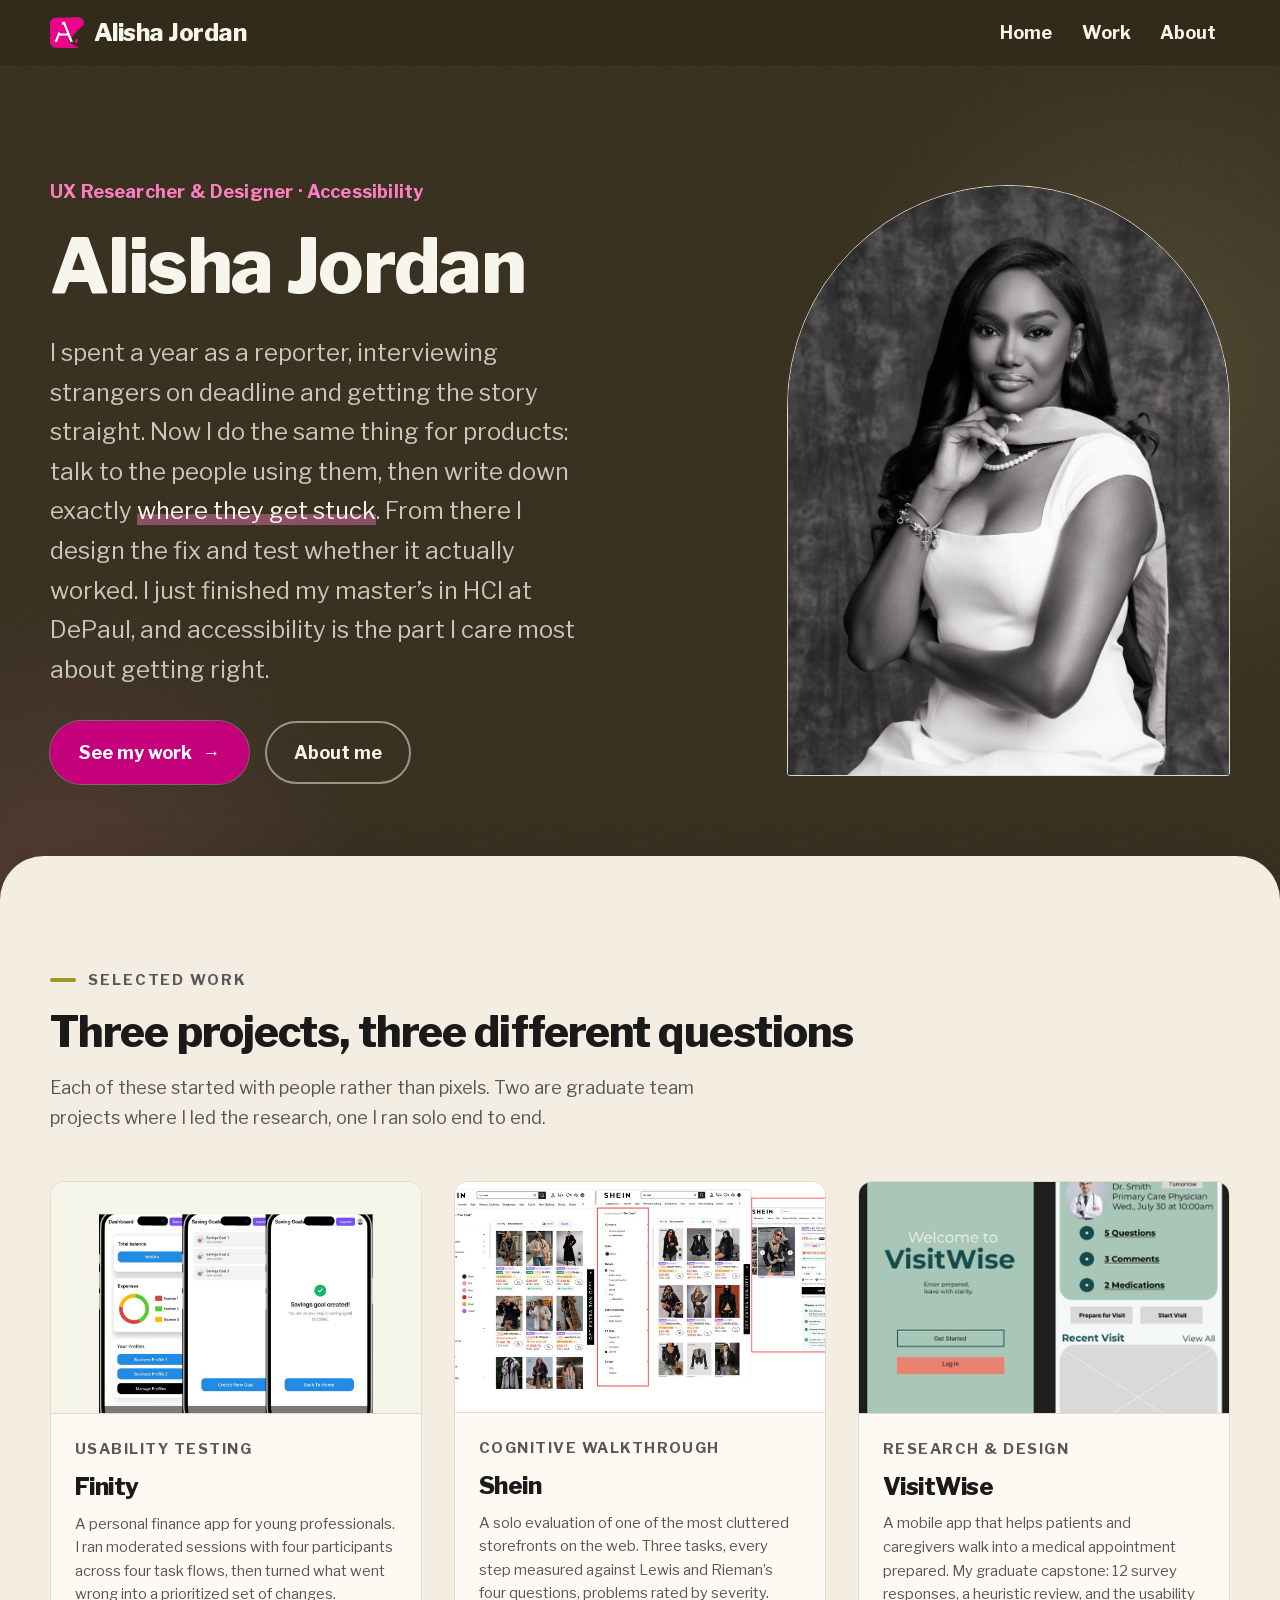
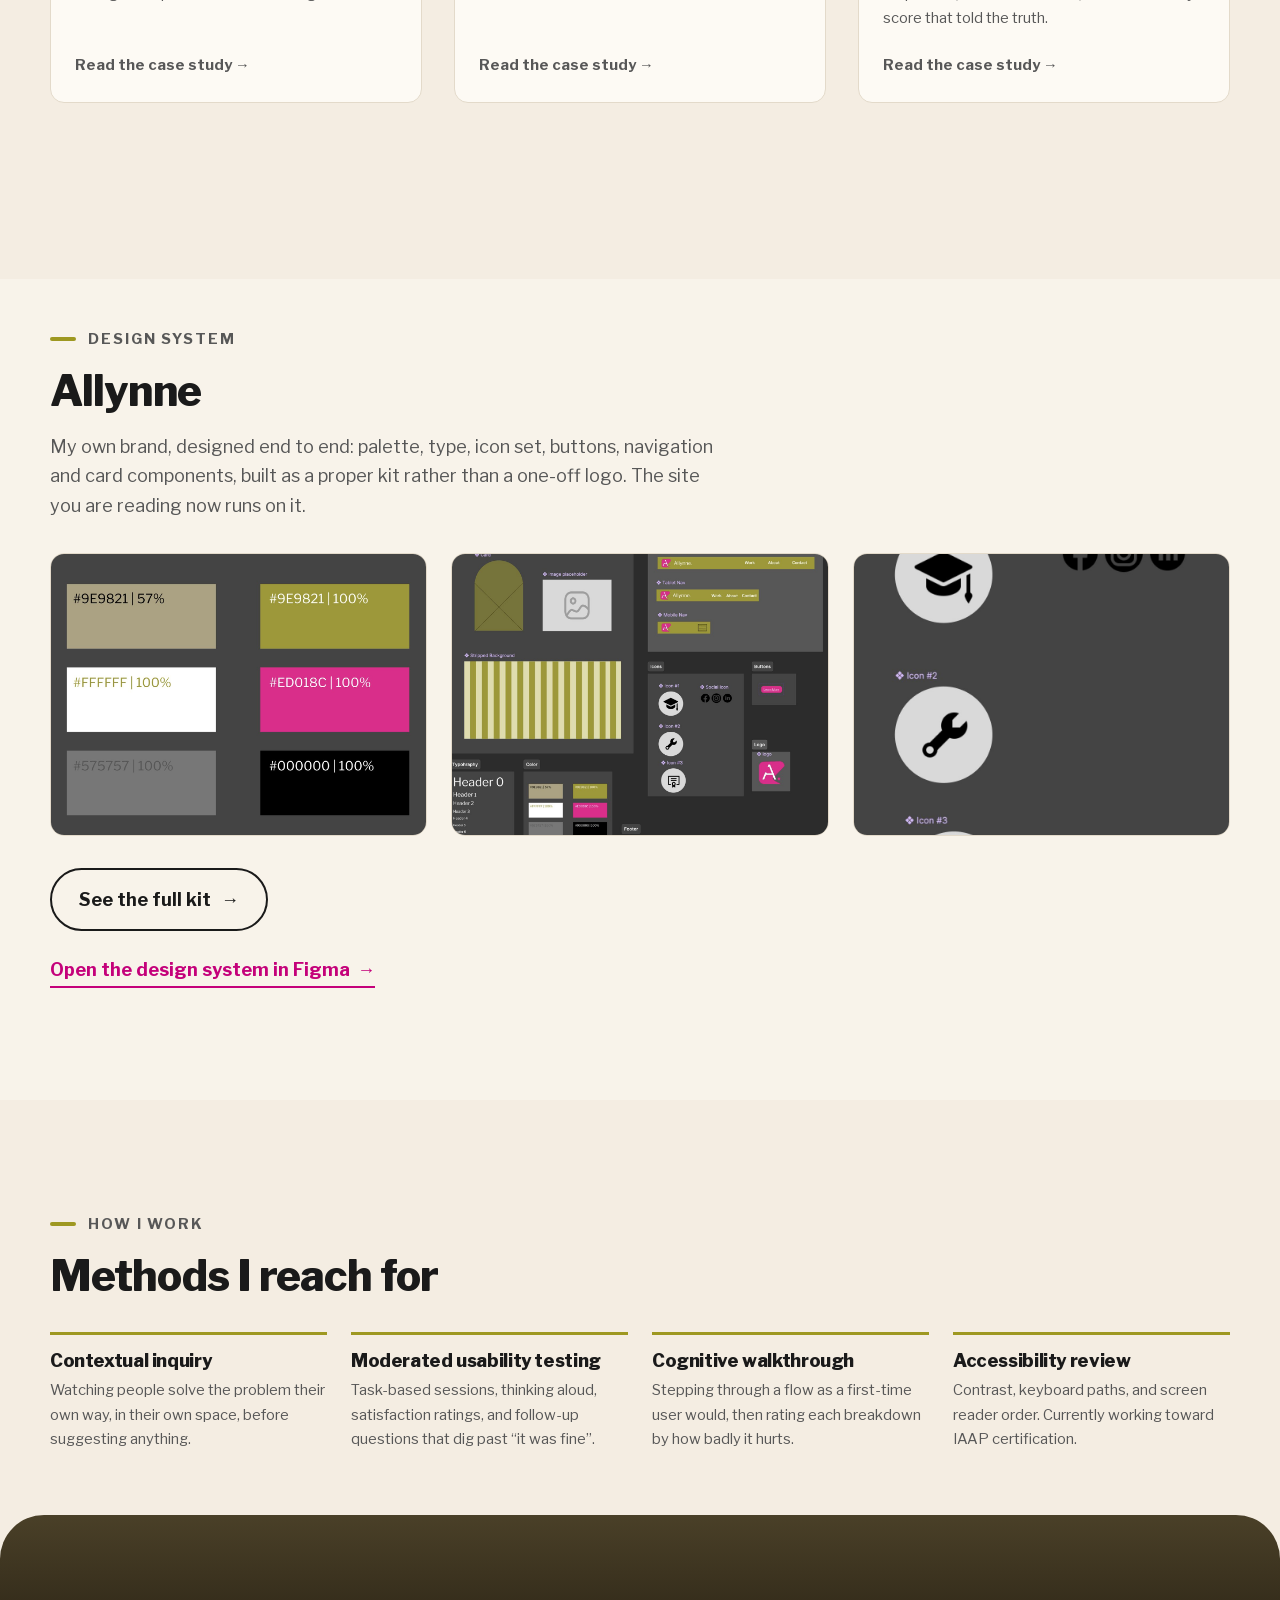
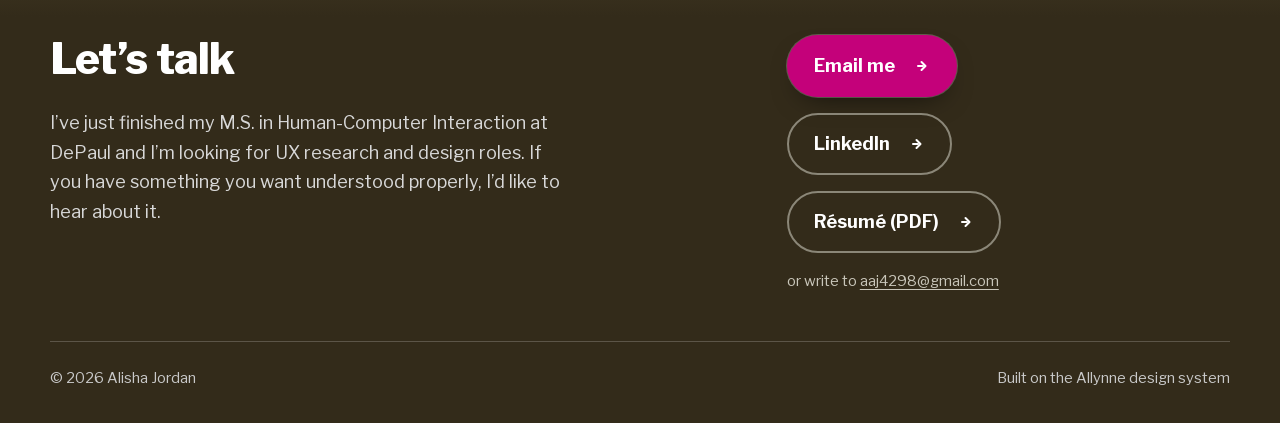
<file: index.html>
<!DOCTYPE html>
<html lang="en">
<head>
<meta charset="utf-8">
<meta name="viewport" content="width=device-width, initial-scale=1">
<title>Alisha Jordan — UX Researcher &amp; Designer</title>
<meta name="description" content="Alisha Jordan is a UX researcher focused on accessibility. Case studies in usability testing, contextual inquiry and cognitive walkthrough.">
<link rel="icon" href="assets/img/favicon.png" type="image/png">
<link rel="stylesheet" href="css/style.css">
<script>document.documentElement.className += ' js';</script>
</head>
<body>

<a class="skip-link" href="#main">Skip to content</a>

<header class="nav">
  <div class="wrap nav__inner">
    <a class="nav__brand" href="index.html">
      <img src="assets/img/allynne-logo.png" alt="" width="34" aria-hidden="true">
      Alisha Jordan
    </a>

    <button class="nav__toggle" type="button" aria-expanded="false" aria-controls="nav-links">
      <span class="visually-hidden">Menu</span>
      <svg width="20" height="14" viewBox="0 0 20 14" fill="none" aria-hidden="true">
        <path d="M0 1h20M0 7h20M0 13h20" stroke="currentColor" stroke-width="2"/>
      </svg>
    </button>

    <nav aria-label="Main">
      <ul class="nav__links" id="nav-links">
        <li><a href="index.html" aria-current="page"><span class="nav__sweep" aria-hidden="true"></span><span class="nav__txt">Home</span><span class="nav__txt nav__txt--in" aria-hidden="true">Home</span></a></li>
        <li><a href="work.html"><span class="nav__sweep" aria-hidden="true"></span><span class="nav__txt">Work</span><span class="nav__txt nav__txt--in" aria-hidden="true">Work</span></a></li>
        <li><a href="about.html"><span class="nav__sweep" aria-hidden="true"></span><span class="nav__txt">About</span><span class="nav__txt nav__txt--in" aria-hidden="true">About</span></a></li>
      </ul>
    </nav>
  </div>
</header>

<main id="main">

  <!-- ------------------------------------------------------------ Hero -->
  <section class="hero hero--feature field">
    <div class="grain" aria-hidden="true"></div>
    <div class="wrap hero__grid">
      <div>
        <p class="hero__kicker rise" style="--d:.05s">UX Researcher &amp; Designer &middot; Accessibility</p>
        <h1 class="rise" style="--d:.14s">Alisha&nbsp;Jordan</h1>
        <p class="hero__lede rise" style="--d:.26s">
          I spent a year as a reporter, interviewing strangers on deadline and
          getting the story straight. Now I do the same thing for products:
          talk to the people using them, then write down exactly
          <span class="accent">where they get stuck</span>. From there I design
          the fix and test whether it actually worked. I just finished my
          master&rsquo;s in HCI at DePaul, and accessibility is the part I care
          most about getting right.
        </p>
        <div class="hero__actions rise" style="--d:.38s">
          <a class="btn" href="work.html">See my work <span class="arrow" aria-hidden="true">&rarr;</span></a>
          <a class="btn btn--ghost" href="about.html">About me</a>
        </div>
      </div>

      <div class="arch hero__portrait rise" style="--d:.32s">
        <img src="assets/img/portrait/hero.jpg" width="1000" height="1333"
             alt="Alisha Jordan, seated in a white dress, in a black and white studio portrait.">
      </div>
    </div>
  </section>


  <!-- ---------------------------------------------------- Featured work -->
  <section class="section section--alt section--lift">
    <div class="wrap">
      <p class="eyebrow">Selected work</p>
      <h2>Three projects, three different questions</h2>
      <p class="prose" style="margin-top:var(--sp-3); color:var(--ink-soft);">
        Each of these started with people rather than pixels. Two are graduate team
        projects where I led the research, one I ran solo end to end.
      </p>

      <div class="cards cards--3" style="margin-top:var(--sp-6);">

        <article class="card reveal">
          <div class="card__media">
            <img src="assets/img/finity/card-thumb.jpg" alt="Three Finity screens: the dashboard, the savings goals list, and a goal confirmation." width="1200" height="750">
          </div>
          <div class="card__body">
            <p class="card__meta">Usability testing</p>
            <h3><a href="work/finity.html">Finity</a></h3>
            <p>
              A personal finance app for young professionals. I ran moderated
              sessions with four participants across four task flows, then turned
              what went wrong into a prioritized set of changes.
            </p>
            <p class="card__foot">Read the case study &rarr;</p>
          </div>
        </article>

        <article class="card reveal">
          <div class="card__media">
            <img src="assets/img/shein/walkthrough-2.jpg" alt="Annotated screenshots of the Shein search results and filter panel." width="1600" height="900">
          </div>
          <div class="card__body">
            <p class="card__meta">Cognitive walkthrough</p>
            <h3><a href="work/shein.html">Shein</a></h3>
            <p>
              A solo evaluation of one of the most cluttered storefronts on the
              web. Three tasks, every step measured against Lewis and Rieman&rsquo;s
              four questions, problems rated by severity.
            </p>
            <p class="card__foot">Read the case study &rarr;</p>
          </div>
        </article>

        <article class="card reveal">
          <div class="card__media">
            <img src="assets/img/visitwise/card-thumb.png" alt="The VisitWise welcome screen and home screen showing an upcoming visit." loading="lazy" width="894" height="558">
          </div>
          <div class="card__body">
            <p class="card__meta">Research &amp; design</p>
            <h3><a href="work/visitwise.html">VisitWise</a></h3>
            <p>
              A mobile app that helps patients and caregivers walk into a medical
              appointment prepared. My graduate capstone: 12 survey responses, a
              heuristic review, and the usability score that told the truth.
            </p>
            <p class="card__foot">Read the case study &rarr;</p>
          </div>
        </article>

      </div>
    </div>
  </section>

  <!-- ------------------------------------------------------ Design system -->
  <section class="section">
    <div class="wrap">
      <p class="eyebrow">Design system</p>
      <h2>Allynne</h2>
      <p class="prose" style="margin-top:var(--sp-3); color:var(--ink-soft);">
        My own brand, designed end to end: palette, type, icon set, buttons,
        navigation and card components, built as a proper kit rather than a
        one-off logo. The site you are reading now runs on it.
      </p>

      <div class="ds-strip">
        <img src="assets/img/allynne/palette.jpg" alt="The Allynne color palette: olive and magenta with tint steps." loading="lazy" width="1400" height="1171">
        <img src="assets/img/allynne/ui-kit.jpg" alt="The Allynne UI kit sheet showing components laid out together." loading="lazy" width="1400" height="1168">
        <img src="assets/img/allynne/icons.jpg" alt="The Allynne icon set drawn on a consistent grid." loading="lazy" width="948" height="1216">
      </div>

      <p style="margin-top:var(--sp-5)">
        <a class="btn btn--ghost" href="work.html#allynne">See the full kit <span class="arrow" aria-hidden="true">&rarr;</span></a>
      </p>

      <p style="margin-top:var(--sp-4)">
        <a class="link-arrow" href="https://www.figma.com/design/tZJd2OL3poO8KUGOHp6q8k/HCI-472-_-Design-Phase-1?node-id=2003-410&amp;t=NNsHf7MEK6D7reAD-1" rel="noopener">
          Open the design system in Figma <span aria-hidden="true">&rarr;</span>
        </a>
      </p>
    </div>
  </section>

  <!-- --------------------------------------------------------- Methods -->
  <section class="section section--alt">
    <div class="wrap">
      <p class="eyebrow">How I work</p>
      <h2>Methods I reach for</h2>

      <div class="methods">
        <div class="method reveal">
          <h3>Contextual inquiry</h3>
          <p>Watching people solve the problem their own way, in their own space, before suggesting anything.</p>
        </div>
        <div class="method reveal">
          <h3>Moderated usability testing</h3>
          <p>Task-based sessions, thinking aloud, satisfaction ratings, and follow-up questions that dig past &ldquo;it was fine&rdquo;.</p>
        </div>
        <div class="method reveal">
          <h3>Cognitive walkthrough</h3>
          <p>Stepping through a flow as a first-time user would, then rating each breakdown by how badly it hurts.</p>
        </div>
        <div class="method reveal">
          <h3>Accessibility review</h3>
          <p>Contrast, keyboard paths, and screen reader order. Currently working toward IAAP certification.</p>
        </div>
      </div>
    </div>
  </section>

</main>

<!-- ------------------------------------------------------------- Footer -->
<footer class="footer">
  <div class="wrap footer__grid">
    <div>
      <h2>Let&rsquo;s talk</h2>
      <p style="color:#D8D8D8; max-width:32rem;">
        I&rsquo;ve just finished my M.S. in Human-Computer Interaction at DePaul
        and I&rsquo;m looking for UX research and design roles. If you have something
        you want understood properly, I&rsquo;d like to hear about it.
      </p>
    </div>
    <div>
      <ul class="footer__contact">
        <li><a class="cta cta--primary" href="mailto:aaj4298@gmail.com">
          <span class="cta__fill" aria-hidden="true"></span>
          <span class="cta__label">Email me</span><svg class="cta__arrow" width="22" height="10" viewBox="0 0 22 10" fill="none" aria-hidden="true"><path class="cta__shaft" d="M15 5H2" stroke="currentColor" stroke-width="2" stroke-linecap="round"/><path class="cta__head" d="M13.5 1 17.5 5l-4 4" stroke="currentColor" stroke-width="2" stroke-linecap="round" stroke-linejoin="round"/></svg>
        </a></li>
        <li><a class="cta" href="https://www.linkedin.com/in/alishajordan326" rel="noopener">
          <span class="cta__fill" aria-hidden="true"></span>
          <span class="cta__label">LinkedIn</span><svg class="cta__arrow" width="22" height="10" viewBox="0 0 22 10" fill="none" aria-hidden="true"><path class="cta__shaft" d="M15 5H2" stroke="currentColor" stroke-width="2" stroke-linecap="round"/><path class="cta__head" d="M13.5 1 17.5 5l-4 4" stroke="currentColor" stroke-width="2" stroke-linecap="round" stroke-linejoin="round"/></svg>
        </a></li>
        <li><a class="cta" href="assets/docs/alisha-jordan-resume.pdf">
          <span class="cta__fill" aria-hidden="true"></span>
          <span class="cta__label">R&eacute;sum&eacute; (PDF)</span><svg class="cta__arrow" width="22" height="10" viewBox="0 0 22 10" fill="none" aria-hidden="true"><path class="cta__shaft" d="M15 5H2" stroke="currentColor" stroke-width="2" stroke-linecap="round"/><path class="cta__head" d="M13.5 1 17.5 5l-4 4" stroke="currentColor" stroke-width="2" stroke-linecap="round" stroke-linejoin="round"/></svg>
        </a></li>
      </ul>
      <p class="footer__addr">or write to <a href="mailto:aaj4298@gmail.com">aaj4298@gmail.com</a></p>
    </div>
  </div>
  <div class="wrap footer__note">
    <span>&copy; 2026 Alisha Jordan</span>
    <span>Built on the Allynne design system</span>
  </div>
</footer>

<script src="js/main.js"></script>
</body>
</html>
</file>
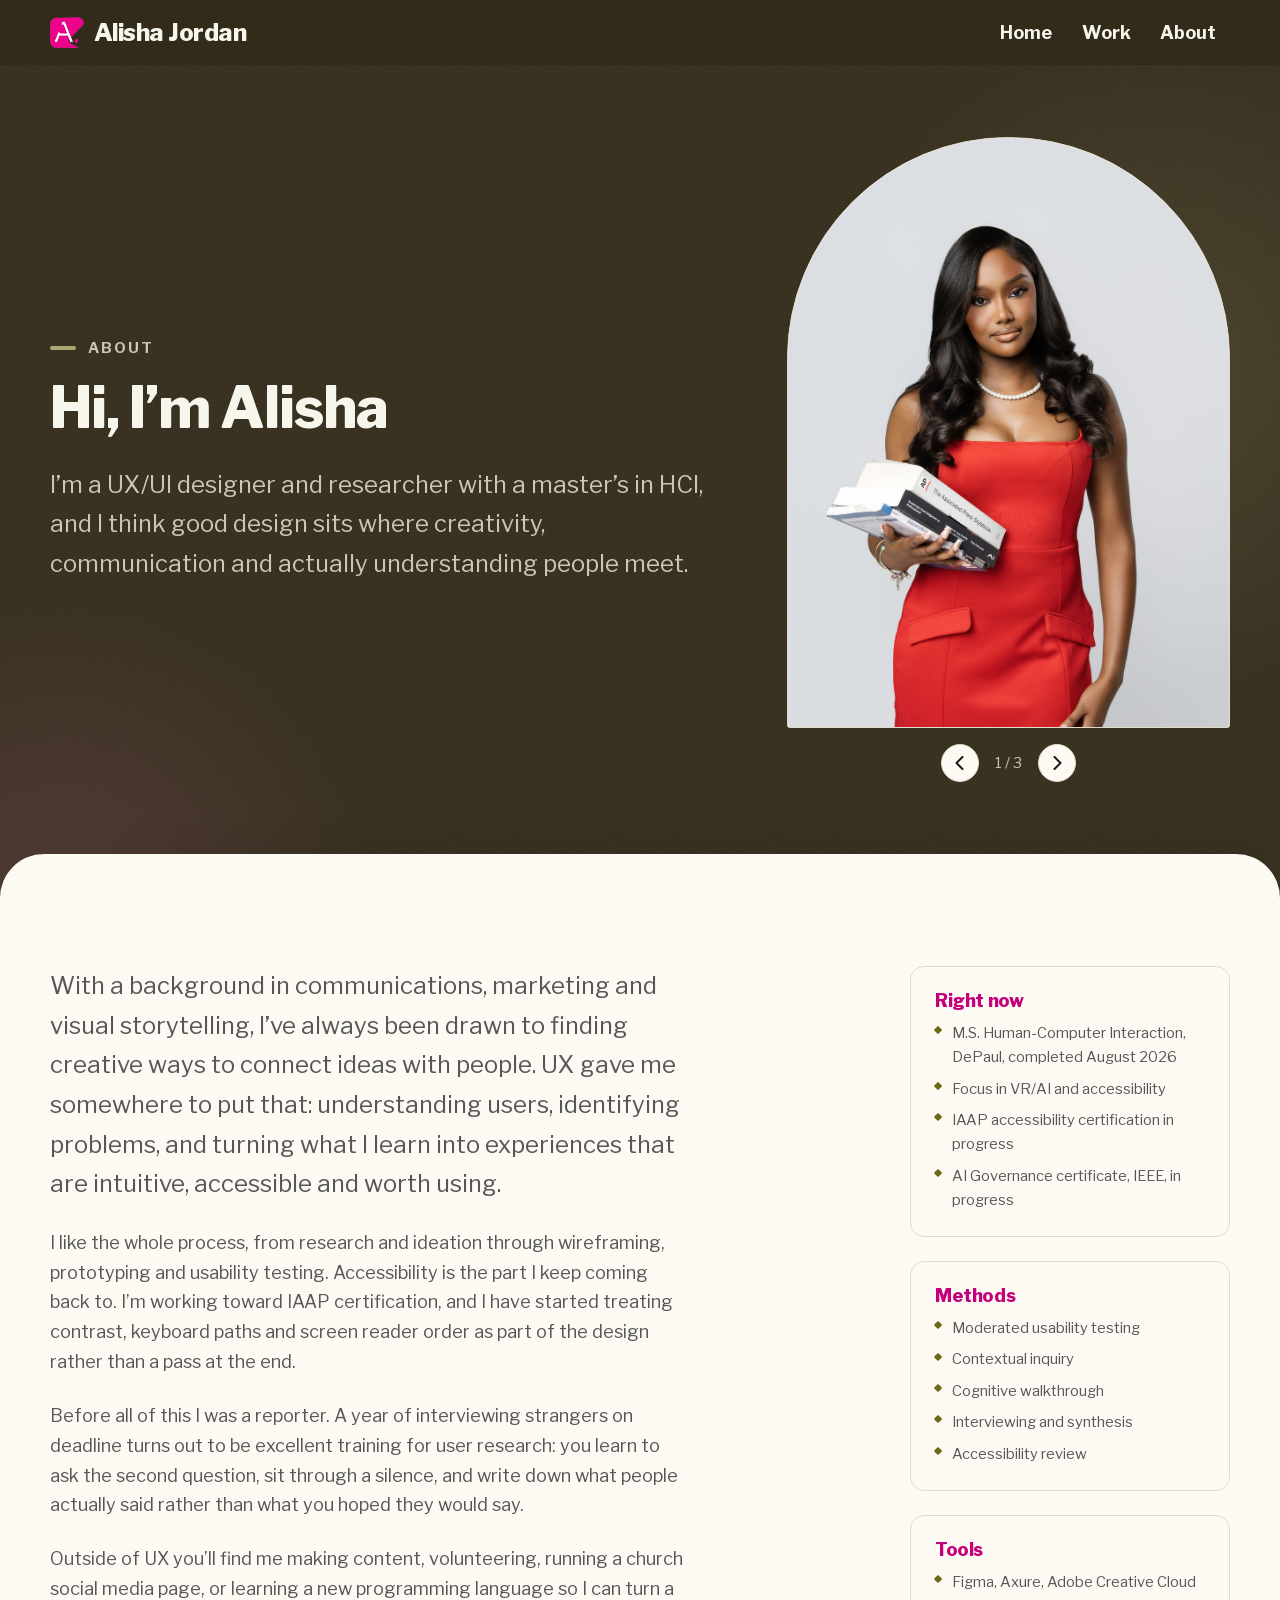
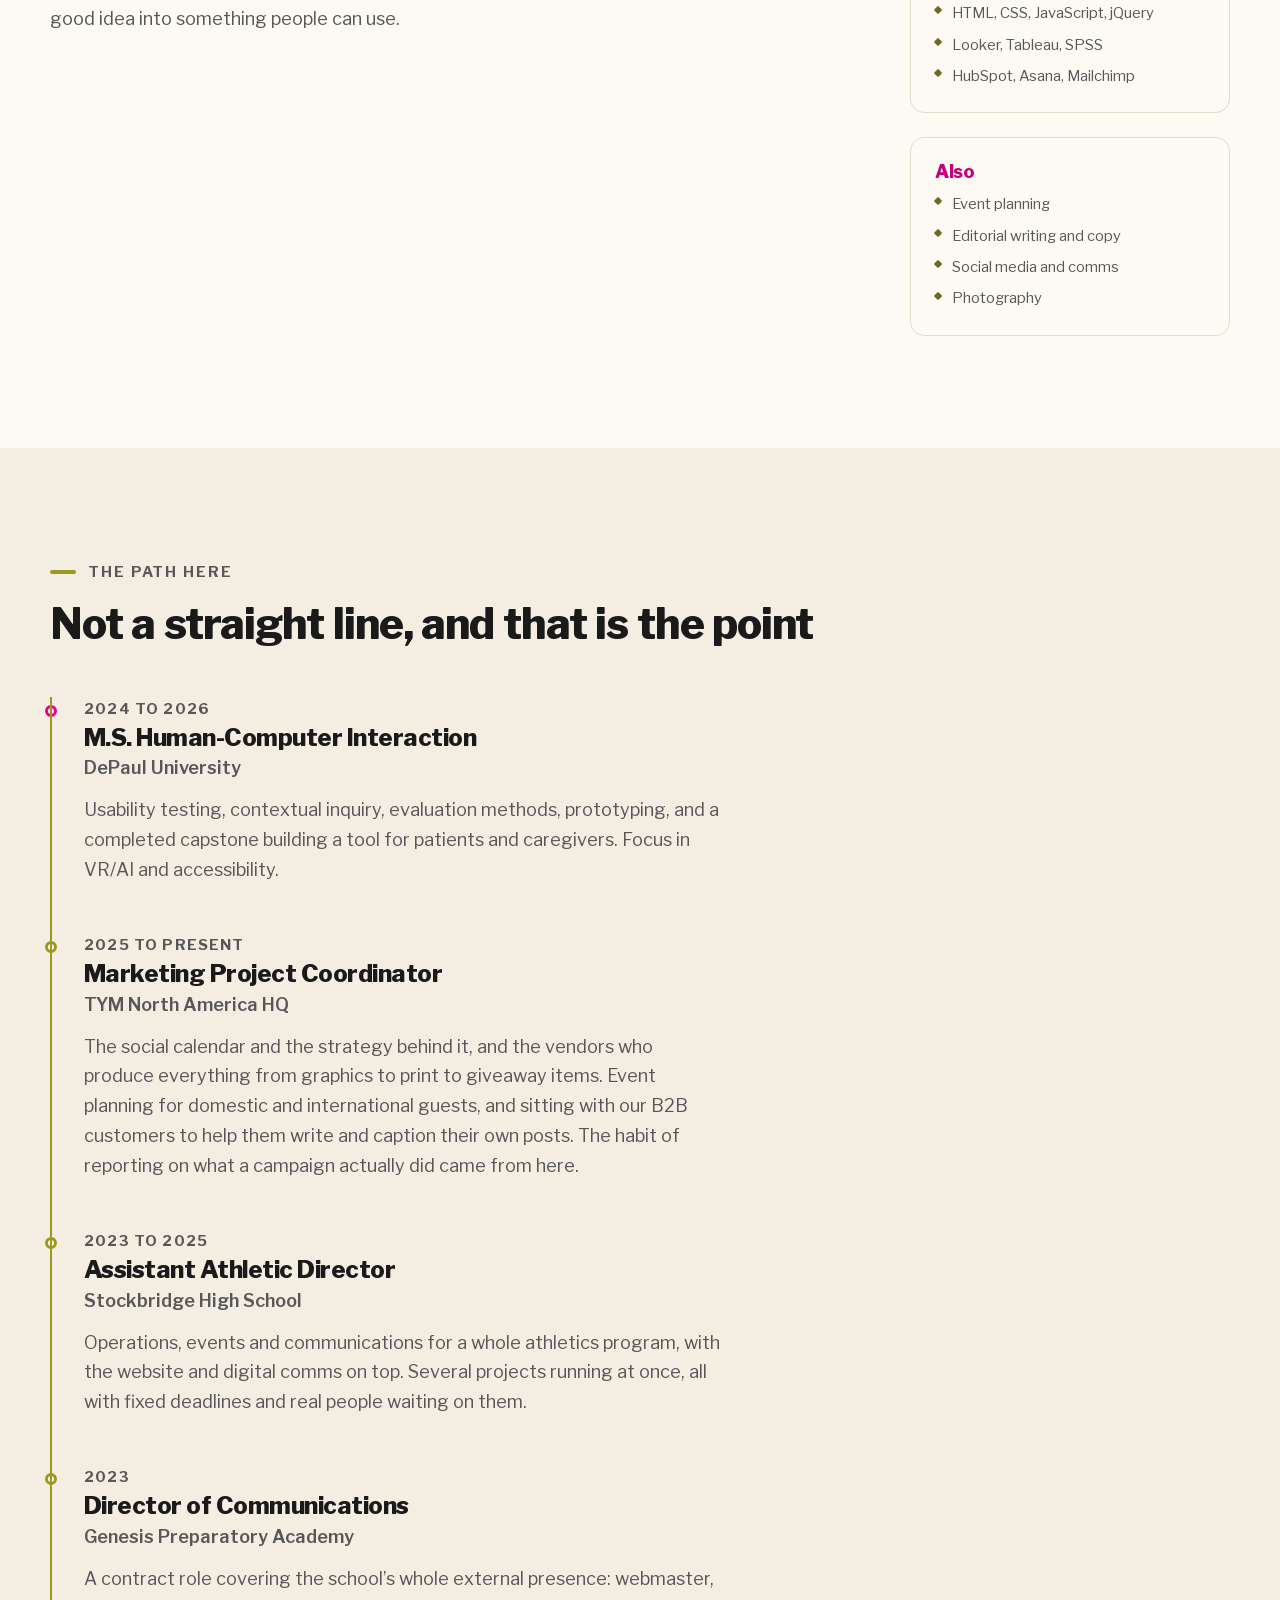
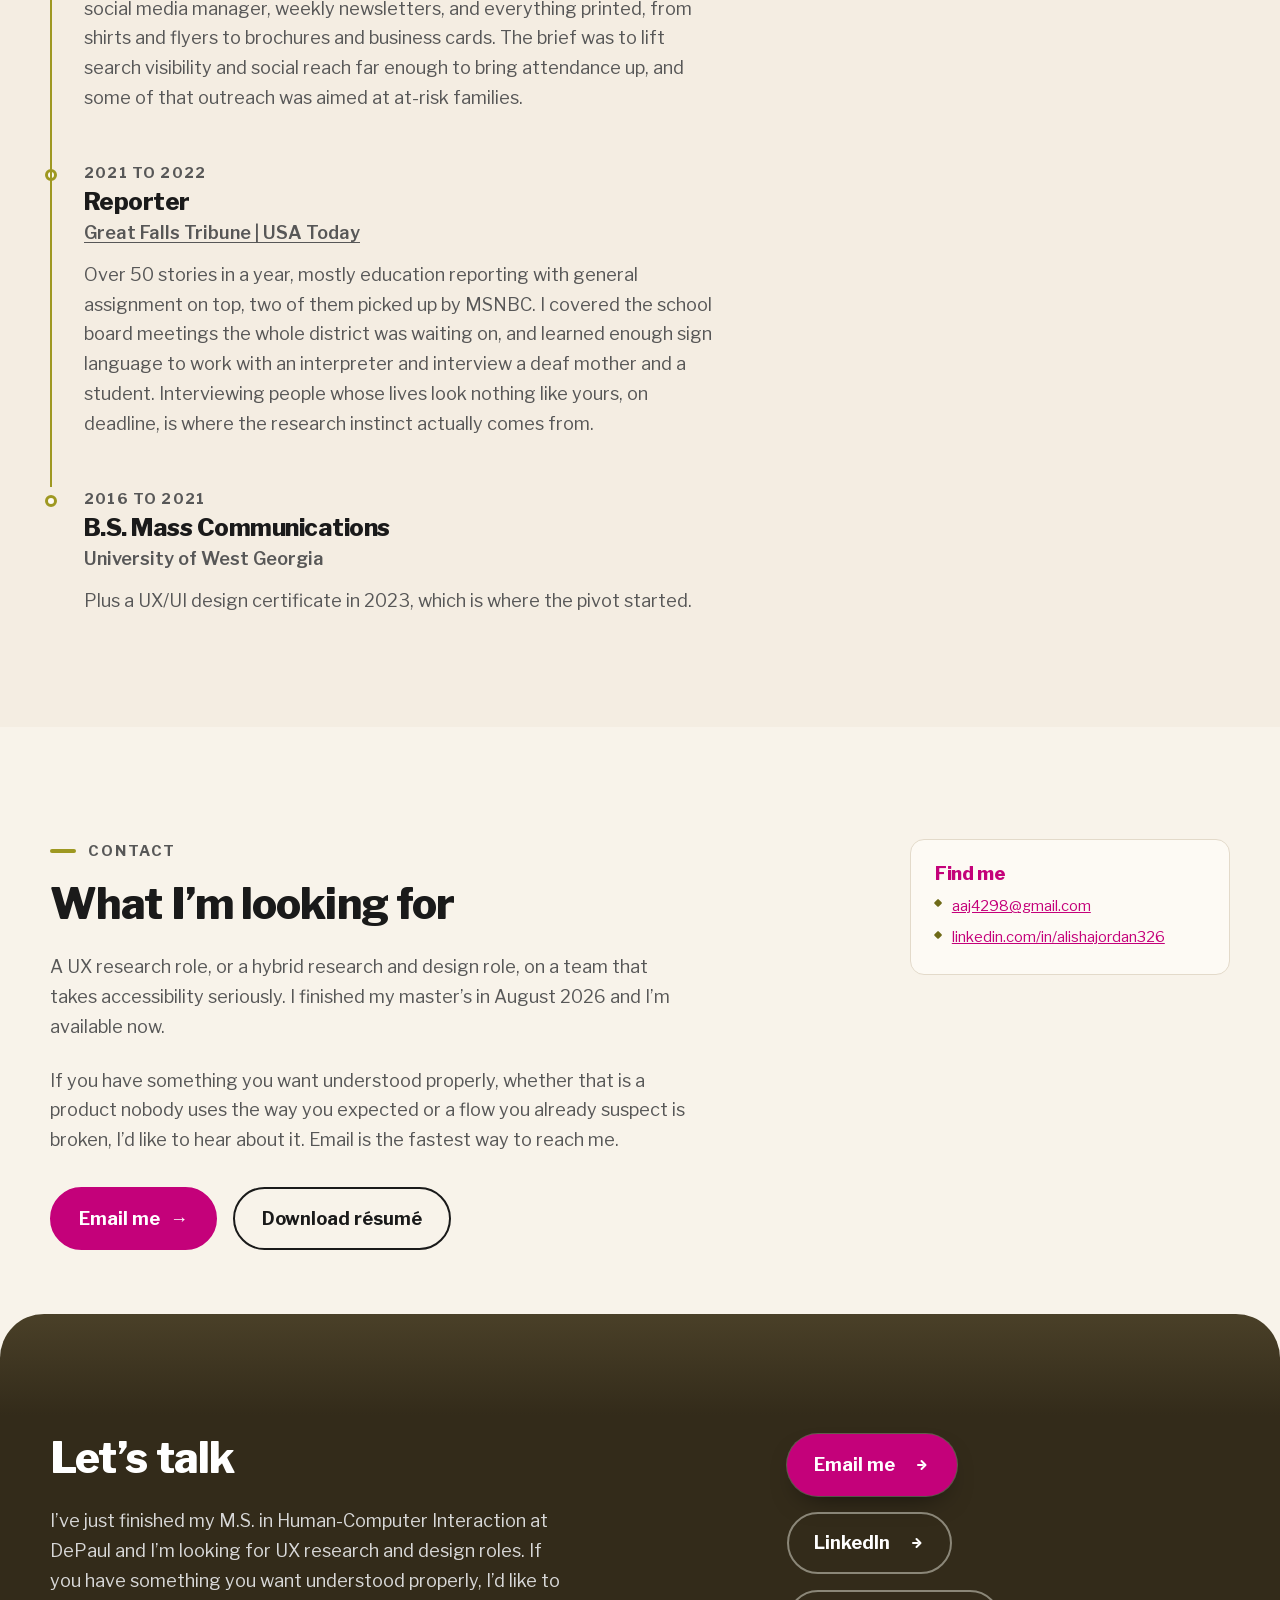
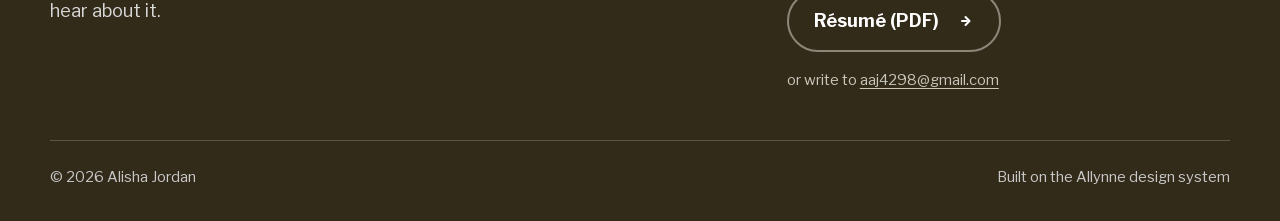
<file: about.html>
<!DOCTYPE html>
<html lang="en">
<head>
<meta charset="utf-8">
<meta name="viewport" content="width=device-width, initial-scale=1">
<title>About &amp; contact — Alisha Jordan</title>
<meta name="description" content="Alisha Jordan is a UX researcher and designer finishing an M.S. in Human-Computer Interaction at DePaul, with a background in journalism, communications and marketing.">
<link rel="icon" href="assets/img/favicon.png" type="image/png">
<link rel="stylesheet" href="css/style.css">
<script>document.documentElement.className += ' js';</script>
</head>
<body>

<a class="skip-link" href="#main">Skip to content</a>

<header class="nav">
  <div class="wrap nav__inner">
    <a class="nav__brand" href="index.html">
      <img src="assets/img/allynne-logo.png" alt="" width="34" aria-hidden="true">
      Alisha Jordan
    </a>

    <button class="nav__toggle" type="button" aria-expanded="false" aria-controls="nav-links">
      <span class="visually-hidden">Menu</span>
      <svg width="20" height="14" viewBox="0 0 20 14" fill="none" aria-hidden="true">
        <path d="M0 1h20M0 7h20M0 13h20" stroke="currentColor" stroke-width="2"/>
      </svg>
    </button>

    <nav aria-label="Main">
      <ul class="nav__links" id="nav-links">
        <li><a href="index.html"><span class="nav__sweep" aria-hidden="true"></span><span class="nav__txt">Home</span><span class="nav__txt nav__txt--in" aria-hidden="true">Home</span></a></li>
        <li><a href="work.html"><span class="nav__sweep" aria-hidden="true"></span><span class="nav__txt">Work</span><span class="nav__txt nav__txt--in" aria-hidden="true">Work</span></a></li>
        <li><a href="about.html" aria-current="page"><span class="nav__sweep" aria-hidden="true"></span><span class="nav__txt">About</span><span class="nav__txt nav__txt--in" aria-hidden="true">About</span></a></li>
      </ul>
    </nav>
  </div>
</header>

<main id="main">

  <!-- -------------------------------------------------------------- Intro -->
  <section class="case-hero field">
    <div class="grain" aria-hidden="true"></div>
    <div class="wrap hero__grid">
      <div>
        <p class="eyebrow rise" style="--d:.05s">About</p>
        <h1 class="rise" style="--d:.12s; font-size:var(--step-4)">Hi, I&rsquo;m Alisha</h1>
        <p class="lede rise" style="--d:.22s">
          I&rsquo;m a UX/UI designer and researcher with a master&rsquo;s in HCI, and I
          think good design sits where creativity, communication and actually
          understanding people meet.
        </p>
      </div>

      <!-- Photo deck. Add or remove <li class="deck__card"> items freely: the
           script reads however many are here, and hides the controls if there
           is only one. Crops are 3:4 to match the arch. -->
      <div class="deck-wrap rise" style="--d:.3s">
        <ul class="arch hero__portrait deck" data-deck>
          <li class="deck__card"><img src="assets/img/portrait/deck-1.jpg" width="1000" height="1333"
              alt="Alisha Jordan holding a stack of books that includes Designing with the Mind in Mind and The Associated Press Stylebook."></li>
          <li class="deck__card"><img src="assets/img/portrait/deck-2.jpg" width="1000" height="1333" loading="lazy"
              alt="Alisha Jordan balancing a stack of design and development books on her head, looking up at them."></li>
          <li class="deck__card"><img src="assets/img/portrait/deck-3.jpg" width="1000" height="1333" loading="lazy"
              alt="Alisha Jordan holding a bouquet of roses on her graduation day."></li>
        </ul>

        <div class="deck__controls" data-deck-controls hidden>
          <button class="deck__btn" type="button" data-deck-prev>
            <span class="visually-hidden">Previous photo</span>
            <svg width="9" height="14" viewBox="0 0 9 14" fill="none" aria-hidden="true"><path d="M7.5 1 1.5 7l6 6" stroke="currentColor" stroke-width="2" stroke-linecap="round" stroke-linejoin="round"/></svg>
          </button>
          <p class="deck__count" aria-hidden="true"><span data-deck-i>1</span> / <span data-deck-n>3</span></p>
          <button class="deck__btn" type="button" data-deck-next>
            <span class="visually-hidden">Next photo</span>
            <svg width="9" height="14" viewBox="0 0 9 14" fill="none" aria-hidden="true"><path d="M1.5 1l6 6-6 6" stroke="currentColor" stroke-width="2" stroke-linecap="round" stroke-linejoin="round"/></svg>
          </button>
        </div>
      </div>
    </div>
  </section>


  <!-- ---------------------------------------------------------------- Bio -->
  <section class="section section--lift" aria-labelledby="bio">
    <div class="wrap about-grid">
      <div>
        <h2 class="visually-hidden" id="bio">A little more about me</h2>
        <p class="prose" style="font-size:var(--step-1); color:var(--ink-soft)">
          With a background in communications, marketing and visual storytelling,
          I&rsquo;ve always been drawn to finding creative ways to connect ideas
          with people. UX gave me somewhere to put that: understanding users,
          identifying problems, and turning what I learn into experiences that are
          intuitive, accessible and worth using.
        </p>
        <p class="prose" style="margin-top:var(--sp-4); color:var(--ink-soft)">
          I like the whole process, from research and ideation through wireframing,
          prototyping and usability testing. Accessibility is the part I keep coming
          back to. I&rsquo;m working toward IAAP certification, and I have started
          treating contrast, keyboard paths and screen reader order as part of the
          design rather than a pass at the end.
        </p>
        <p class="prose" style="margin-top:var(--sp-4); color:var(--ink-soft)">
          Before all of this I was a reporter. A year of interviewing strangers
          on deadline turns out to be excellent training for user research: you
          learn to ask the second question, sit through a silence, and write down
          what people actually said rather than what you hoped they would say.
        </p>
        <p class="prose" style="margin-top:var(--sp-4); color:var(--ink-soft)">
          Outside of UX you&rsquo;ll find me making content, volunteering, running a
          church social media page, or learning a new programming language so I can
          turn a good idea into something people can use.
        </p>
      </div>

      <aside class="about-side">
        <div class="about-card">
          <h3>Right now</h3>
          <ul>
            <li>M.S. Human-Computer Interaction, DePaul, completed August 2026</li>
            <li>Focus in VR/AI and accessibility</li>
            <li>IAAP accessibility certification in progress</li>
            <li>AI Governance certificate, IEEE, in progress</li>
          </ul>
        </div>
        <div class="about-card">
          <h3>Methods</h3>
          <ul>
            <li>Moderated usability testing</li>
            <li>Contextual inquiry</li>
            <li>Cognitive walkthrough</li>
            <li>Interviewing and synthesis</li>
            <li>Accessibility review</li>
          </ul>
        </div>
        <div class="about-card">
          <h3>Tools</h3>
          <ul>
            <li>Figma, Axure, Adobe Creative Cloud</li>
            <li>HTML, CSS, JavaScript, jQuery</li>
            <li>Looker, Tableau, SPSS</li>
            <li>HubSpot, Asana, Mailchimp</li>
          </ul>
        </div>
        <div class="about-card">
          <h3>Also</h3>
          <ul>
            <li>Event planning</li>
            <li>Editorial writing and copy</li>
            <li>Social media and comms</li>
            <li>Photography</li>
          </ul>
        </div>
      </aside>
    </div>
  </section>

  <!-- ----------------------------------------------------------- The path -->
  <section class="section section--alt">
    <div class="wrap">
      <p class="eyebrow">The path here</p>
      <h2>Not a straight line, and that is the point</h2>

      <ol class="timeline">
        <li>
          <p class="timeline__when">2024 to 2026</p>
          <h3>M.S. Human-Computer Interaction</h3>
          <p class="timeline__org">DePaul University</p>
          <p>
            Usability testing, contextual inquiry, evaluation methods, prototyping,
            and a completed capstone building a tool for patients and caregivers. Focus in
            VR/AI and accessibility.
          </p>
        </li>
        <li>
          <p class="timeline__when">2025 to present</p>
          <h3>Marketing Project Coordinator</h3>
          <p class="timeline__org">TYM North America HQ</p>
          <p>
            The social calendar and the strategy behind it, and the vendors who
            produce everything from graphics to print to giveaway items. Event
            planning for domestic and international guests, and sitting with our
            B2B customers to help them write and caption their own posts. The habit
            of reporting on what a campaign actually did came from here.
          </p>
        </li>
        <li>
          <p class="timeline__when">2023 to 2025</p>
          <h3>Assistant Athletic Director</h3>
          <p class="timeline__org">Stockbridge High School</p>
          <p>
            Operations, events and communications for a whole athletics program,
            with the website and digital comms on top. Several projects running at
            once, all with fixed deadlines and real people waiting on them.
          </p>
        </li>
        <li>
          <p class="timeline__when">2023</p>
          <h3>Director of Communications</h3>
          <p class="timeline__org">Genesis Preparatory Academy</p>
          <p>
            A contract role covering the school&rsquo;s whole external presence:
            webmaster, social media manager, weekly newsletters, and everything
            printed, from shirts and flyers to brochures and business cards. The
            brief was to lift search visibility and social reach far enough to bring
            attendance up, and some of that outreach was aimed at at-risk families.
          </p>
        </li>
        <li>
          <p class="timeline__when">2021 to 2022</p>
          <h3>Reporter</h3>
          <p class="timeline__org"><a href="https://www.greatfallstribune.com/search/?q=Alisha+Jordan" rel="noopener">Great Falls Tribune | USA Today</a></p>
          <p>
            Over 50 stories in a year, mostly education reporting with general
            assignment on top, two of them picked up by MSNBC. I covered the school
            board meetings the whole district was waiting on, and learned enough sign
            language to work with an interpreter and interview a deaf mother and a
            student. Interviewing people whose lives look nothing like yours, on
            deadline, is where the research instinct actually comes from.
          </p>
        </li>
        <li>
          <p class="timeline__when">2016 to 2021</p>
          <h3>B.S. Mass Communications</h3>
          <p class="timeline__org">University of West Georgia</p>
          <p>Plus a UX/UI design certificate in 2023, which is where the pivot started.</p>
        </li>
      </ol>
    </div>
  </section>

  <!-- ----------------------------------------------------------- Contact -->
  <section class="section" id="contact">
    <div class="wrap about-grid">
      <div>
        <p class="eyebrow">Contact</p>
        <h2>What I&rsquo;m looking for</h2>
        <p class="prose" style="margin-top:var(--sp-4); color:var(--ink-soft)">
          A UX research role, or a hybrid research and design role, on a team that
          takes accessibility seriously. I finished my master&rsquo;s in August 2026 and
          I&rsquo;m available now.
        </p>
        <p class="prose" style="margin-top:var(--sp-4); color:var(--ink-soft)">
          If you have something you want understood properly, whether that is a
          product nobody uses the way you expected or a flow you already suspect is
          broken, I&rsquo;d like to hear about it. Email is the fastest way to reach
          me.
        </p>

        <div class="hero__actions">
          <a class="btn" href="mailto:aaj4298@gmail.com">Email me <span class="arrow" aria-hidden="true">&rarr;</span></a>
          <a class="btn btn--ghost" href="assets/docs/alisha-jordan-resume.pdf">Download r&eacute;sum&eacute;</a>
        </div>
      </div>

      <aside class="about-side">
        <div class="about-card">
          <h3>Find me</h3>
          <ul>
            <li><a href="mailto:aaj4298@gmail.com">aaj4298@gmail.com</a></li>
            <li><a href="https://www.linkedin.com/in/alishajordan326" rel="noopener">linkedin.com/in/alishajordan326</a></li>
          </ul>
        </div>
      </aside>
    </div>
  </section>

</main>

<footer class="footer">
  <div class="wrap footer__grid">
    <div>
      <h2>Let&rsquo;s talk</h2>
      <p style="color:#D8D8D8; max-width:32rem;">
        I&rsquo;ve just finished my M.S. in Human-Computer Interaction at DePaul
        and I&rsquo;m looking for UX research and design roles. If you have something
        you want understood properly, I&rsquo;d like to hear about it.
      </p>
    </div>
    <div>
      <ul class="footer__contact">
        <li><a class="cta cta--primary" href="mailto:aaj4298@gmail.com">
          <span class="cta__fill" aria-hidden="true"></span>
          <span class="cta__label">Email me</span><svg class="cta__arrow" width="22" height="10" viewBox="0 0 22 10" fill="none" aria-hidden="true"><path class="cta__shaft" d="M15 5H2" stroke="currentColor" stroke-width="2" stroke-linecap="round"/><path class="cta__head" d="M13.5 1 17.5 5l-4 4" stroke="currentColor" stroke-width="2" stroke-linecap="round" stroke-linejoin="round"/></svg>
        </a></li>
        <li><a class="cta" href="https://www.linkedin.com/in/alishajordan326" rel="noopener">
          <span class="cta__fill" aria-hidden="true"></span>
          <span class="cta__label">LinkedIn</span><svg class="cta__arrow" width="22" height="10" viewBox="0 0 22 10" fill="none" aria-hidden="true"><path class="cta__shaft" d="M15 5H2" stroke="currentColor" stroke-width="2" stroke-linecap="round"/><path class="cta__head" d="M13.5 1 17.5 5l-4 4" stroke="currentColor" stroke-width="2" stroke-linecap="round" stroke-linejoin="round"/></svg>
        </a></li>
        <li><a class="cta" href="assets/docs/alisha-jordan-resume.pdf">
          <span class="cta__fill" aria-hidden="true"></span>
          <span class="cta__label">R&eacute;sum&eacute; (PDF)</span><svg class="cta__arrow" width="22" height="10" viewBox="0 0 22 10" fill="none" aria-hidden="true"><path class="cta__shaft" d="M15 5H2" stroke="currentColor" stroke-width="2" stroke-linecap="round"/><path class="cta__head" d="M13.5 1 17.5 5l-4 4" stroke="currentColor" stroke-width="2" stroke-linecap="round" stroke-linejoin="round"/></svg>
        </a></li>
      </ul>
      <p class="footer__addr">or write to <a href="mailto:aaj4298@gmail.com">aaj4298@gmail.com</a></p>
    </div>
  </div>
  <div class="wrap footer__note">
    <span>&copy; 2026 Alisha Jordan</span>
    <span>Built on the Allynne design system</span>
  </div>
</footer>

<script src="js/main.js"></script>
</body>
</html>
</file>
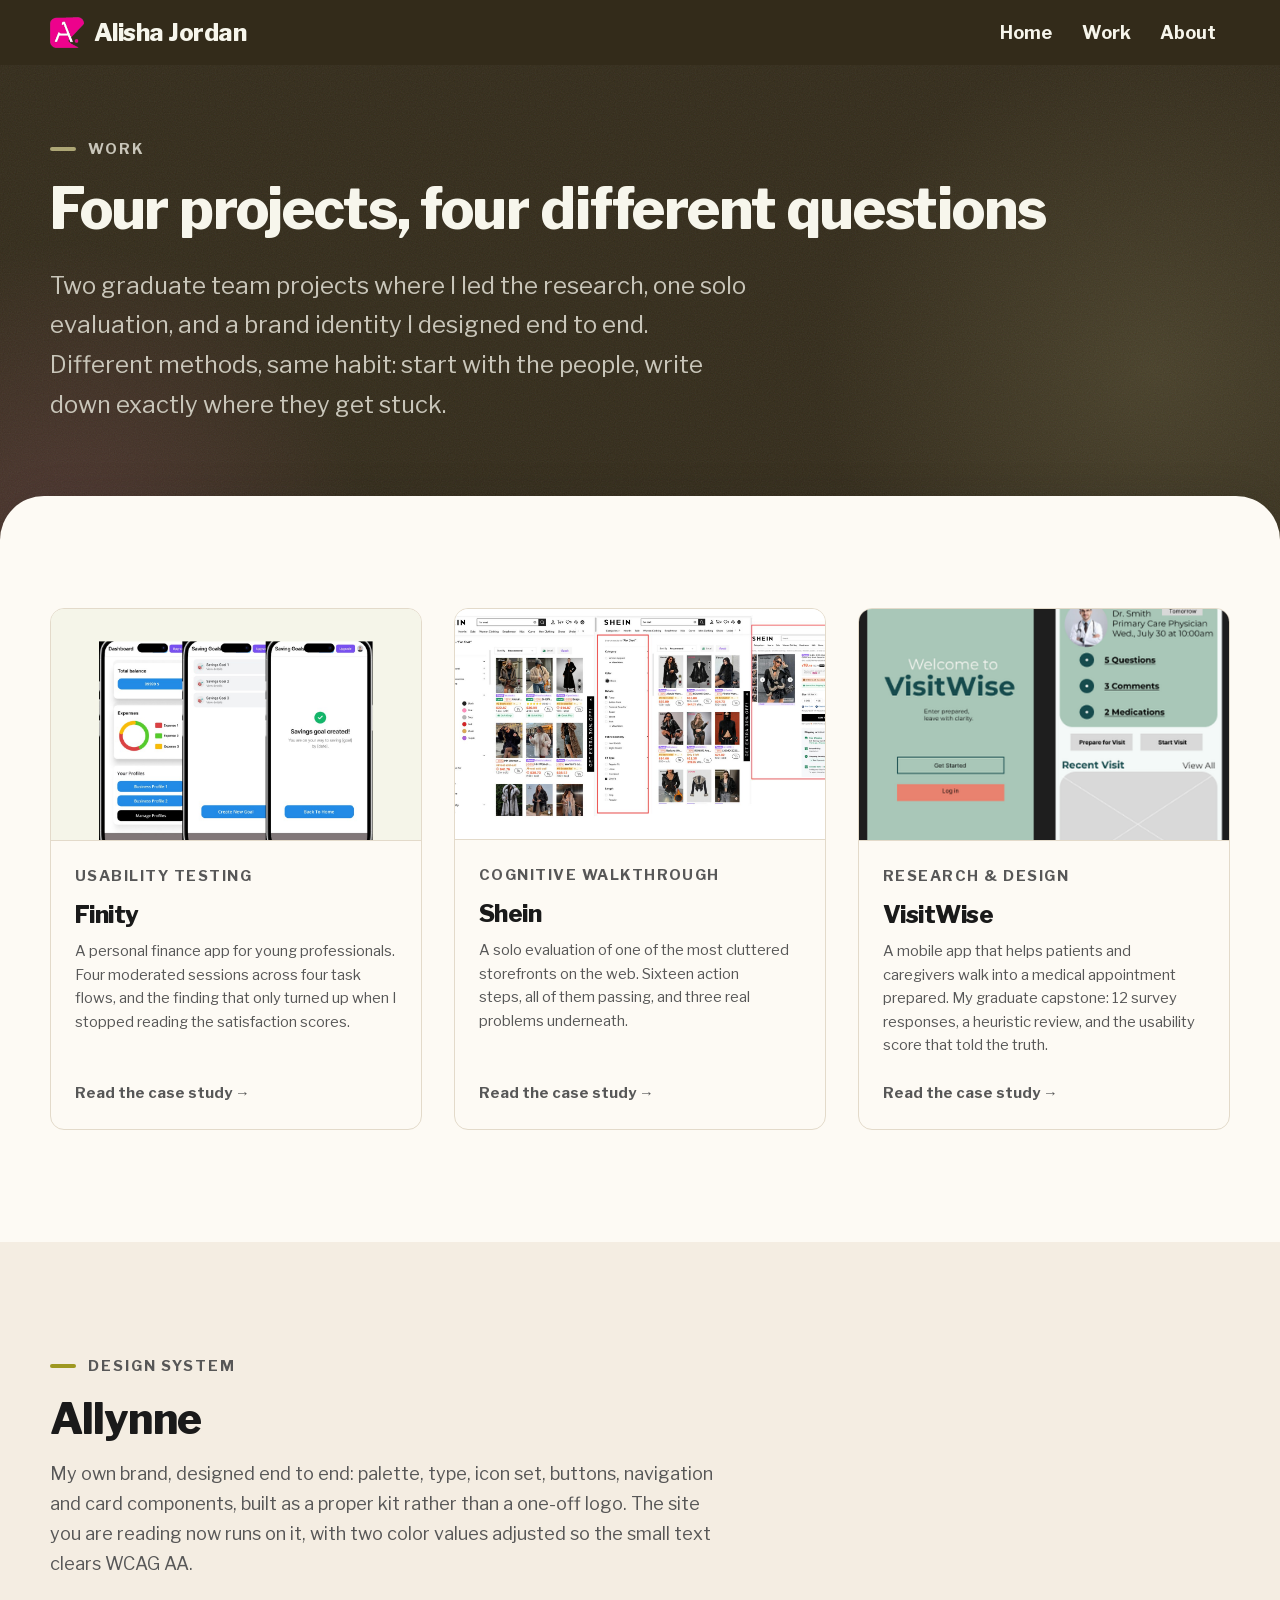
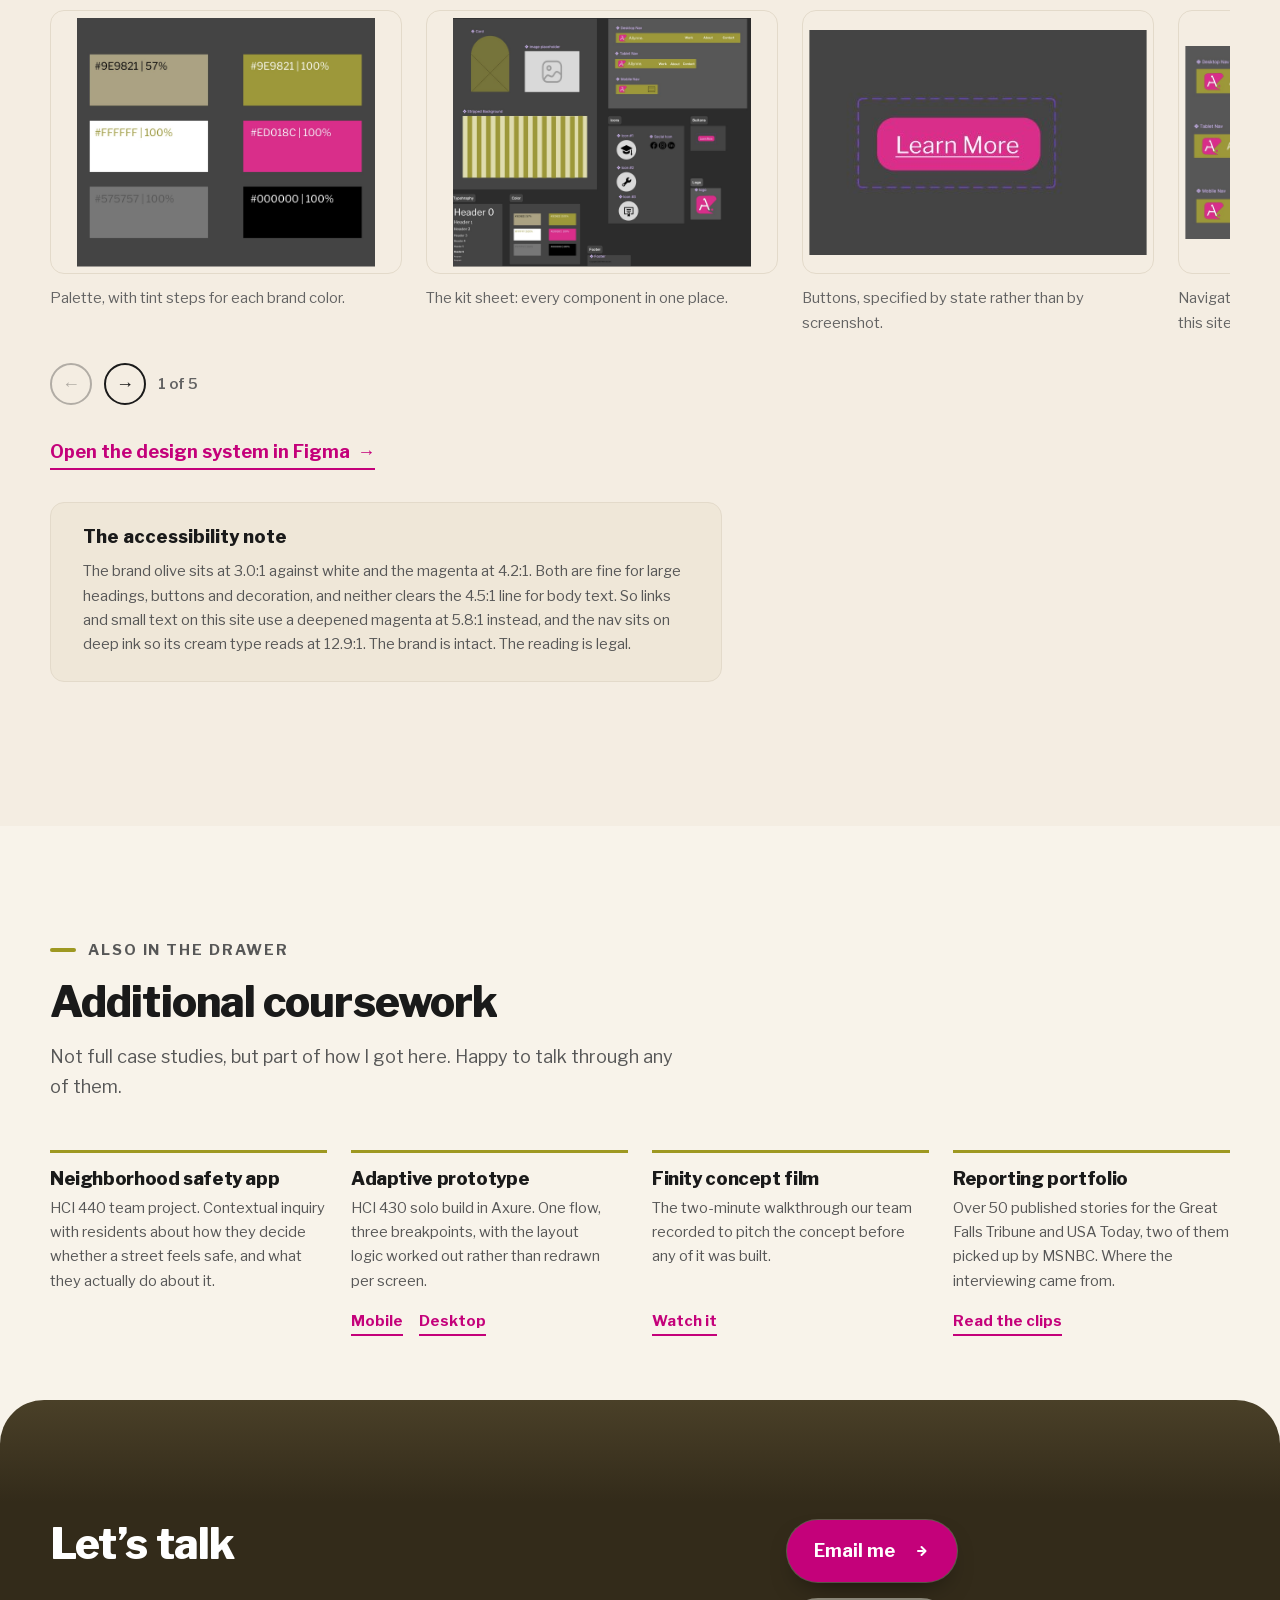
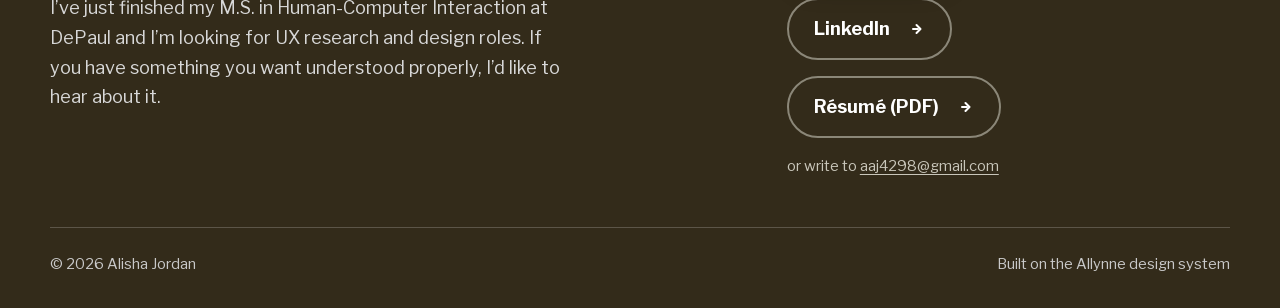
<file: work.html>
<!DOCTYPE html>
<html lang="en">
<head>
<meta charset="utf-8">
<meta name="viewport" content="width=device-width, initial-scale=1">
<title>Work — Alisha Jordan</title>
<meta name="description" content="UX research and design case studies by Alisha Jordan: usability testing, cognitive walkthrough, contextual inquiry, and the Allynne design system.">
<link rel="icon" href="assets/img/favicon.png" type="image/png">
<link rel="stylesheet" href="css/style.css">
<script>document.documentElement.className += ' js';</script>
</head>
<body>

<a class="skip-link" href="#main">Skip to content</a>

<header class="nav">
  <div class="wrap nav__inner">
    <a class="nav__brand" href="index.html">
      <img src="assets/img/allynne-logo.png" alt="" width="34" aria-hidden="true">
      Alisha Jordan
    </a>

    <button class="nav__toggle" type="button" aria-expanded="false" aria-controls="nav-links">
      <span class="visually-hidden">Menu</span>
      <svg width="20" height="14" viewBox="0 0 20 14" fill="none" aria-hidden="true">
        <path d="M0 1h20M0 7h20M0 13h20" stroke="currentColor" stroke-width="2"/>
      </svg>
    </button>

    <nav aria-label="Main">
      <ul class="nav__links" id="nav-links">
        <li><a href="index.html"><span class="nav__sweep" aria-hidden="true"></span><span class="nav__txt">Home</span><span class="nav__txt nav__txt--in" aria-hidden="true">Home</span></a></li>
        <li><a href="work.html" aria-current="page"><span class="nav__sweep" aria-hidden="true"></span><span class="nav__txt">Work</span><span class="nav__txt nav__txt--in" aria-hidden="true">Work</span></a></li>
        <li><a href="about.html"><span class="nav__sweep" aria-hidden="true"></span><span class="nav__txt">About</span><span class="nav__txt nav__txt--in" aria-hidden="true">About</span></a></li>
      </ul>
    </nav>
  </div>
</header>

<main id="main">

  <section class="case-hero field">
    <div class="grain" aria-hidden="true"></div>
    <div class="wrap">
      <p class="eyebrow rise" style="--d:.05s">Work</p>
      <h1 class="rise" style="--d:.12s">Four projects, four different questions</h1>
      <p class="lede rise" style="--d:.22s">
        Two graduate team projects where I led the research, one solo evaluation,
        and a brand identity I designed end to end. Different methods, same habit:
        start with the people, write down exactly where they get stuck.
      </p>
    </div>
  </section>


  <!-- ------------------------------------------------------ Case studies -->
  <section class="section section--lift" aria-labelledby="case-studies">
    <div class="wrap">
      <h2 class="visually-hidden" id="case-studies">Case studies</h2>
      <div class="cards cards--3">

        <article class="card reveal">
          <div class="card__media">
            <img src="assets/img/finity/card-thumb.jpg" alt="Three Finity screens: the dashboard, the savings goals list, and a goal confirmation." loading="lazy" width="1200" height="750">
          </div>
          <div class="card__body">
            <p class="card__meta">Usability testing</p>
            <h3><a href="work/finity.html">Finity</a></h3>
            <p>
              A personal finance app for young professionals. Four moderated
              sessions across four task flows, and the finding that only turned up
              when I stopped reading the satisfaction scores.
            </p>
            <p class="card__foot">Read the case study &rarr;</p>
          </div>
        </article>

        <article class="card reveal">
          <div class="card__media">
            <img src="assets/img/shein/walkthrough-2.jpg" alt="Annotated screenshots of the Shein search results and filter panel." loading="lazy" width="1600" height="900">
          </div>
          <div class="card__body">
            <p class="card__meta">Cognitive walkthrough</p>
            <h3><a href="work/shein.html">Shein</a></h3>
            <p>
              A solo evaluation of one of the most cluttered storefronts on the web.
              Sixteen action steps, all of them passing, and three real problems
              underneath.
            </p>
            <p class="card__foot">Read the case study &rarr;</p>
          </div>
        </article>

        <article class="card reveal">
          <div class="card__media">
            <img src="assets/img/visitwise/card-thumb.png" alt="The VisitWise welcome screen and home screen showing an upcoming visit." loading="lazy" width="894" height="558">
          </div>
          <div class="card__body">
            <p class="card__meta">Research &amp; design</p>
            <h3><a href="work/visitwise.html">VisitWise</a></h3>
            <p>
              A mobile app that helps patients and caregivers walk into a medical
              appointment prepared. My graduate capstone: 12 survey responses, a
              heuristic review, and the usability score that told the truth.
            </p>
            <p class="card__foot">Read the case study &rarr;</p>
          </div>
        </article>

      </div>
    </div>
  </section>

  <!-- ---------------------------------------------------------- Allynne -->
  <section class="section section--alt" id="allynne">
    <div class="wrap">
      <p class="eyebrow">Design system</p>
      <h2>Allynne</h2>
      <p class="prose" style="margin-top:var(--sp-3); color:var(--ink-soft);">
        My own brand, designed end to end: palette, type, icon set, buttons,
        navigation and card components, built as a proper kit rather than a
        one-off logo. The site you are reading now runs on it, with two color
        values adjusted so the small text clears WCAG AA.
      </p>

      <div class="slider" style="margin-top:var(--sp-5)">
        <div class="slider__track">
          <figure>
            <img src="assets/img/allynne/palette.jpg" alt="The Allynne color palette: olive and magenta with tint steps." loading="lazy" width="1400" height="1171">
            <figcaption>Palette, with tint steps for each brand color.</figcaption>
          </figure>
          <figure>
            <img src="assets/img/allynne/ui-kit.jpg" alt="The Allynne UI kit sheet showing components laid out together." loading="lazy" width="1400" height="1168">
            <figcaption>The kit sheet: every component in one place.</figcaption>
          </figure>
          <figure>
            <img src="assets/img/allynne/button.jpg" alt="Allynne button styles in default, hover and disabled states." loading="lazy" width="428" height="286">
            <figcaption>Buttons, specified by state rather than by screenshot.</figcaption>
          </figure>
          <figure>
            <img src="assets/img/allynne/navigation.jpg" alt="Allynne navigation bar components." loading="lazy" width="1400" height="800">
            <figcaption>Navigation, which became the dark bar at the top of this site.</figcaption>
          </figure>
          <figure>
            <img src="assets/img/allynne/icons.jpg" alt="The Allynne icon set drawn on a consistent grid." loading="lazy" width="948" height="1216">
            <figcaption>Icon set, drawn on one grid at one weight.</figcaption>
          </figure>
        </div>
      </div>

      <p style="margin-top:var(--sp-5)">
        <a class="link-arrow" href="https://www.figma.com/design/tZJd2OL3poO8KUGOHp6q8k/HCI-472-_-Design-Phase-1?node-id=2003-410&amp;t=NNsHf7MEK6D7reAD-1" rel="noopener">
          Open the design system in Figma <span aria-hidden="true">&rarr;</span>
        </a>
      </p>

      <div class="callout" style="max-width:var(--prose)">
        <h3>The accessibility note</h3>
        <p>
          The brand olive sits at 3.0:1 against white and the magenta at 4.2:1.
          Both are fine for large headings, buttons and decoration, and neither
          clears the 4.5:1 line for body text. So links and small text on this site
          use a deepened magenta at 5.8:1 instead, and the nav sits on deep ink so its
          cream type reads at 12.9:1. The brand is intact. The reading is legal.
        </p>
      </div>
    </div>
  </section>

  <!-- -------------------------------------------------- Additional work -->
  <section class="section">
    <div class="wrap">
      <p class="eyebrow">Also in the drawer</p>
      <h2>Additional coursework</h2>
      <p class="prose" style="margin-top:var(--sp-3); color:var(--ink-soft);">
        Not full case studies, but part of how I got here. Happy to talk through
        any of them.
      </p>

      <div class="methods" style="margin-top:var(--sp-6)">
        <div class="method reveal">
          <h3>Neighborhood safety app</h3>
          <p>
            HCI 440 team project. Contextual inquiry with residents about how they
            decide whether a street feels safe, and what they actually do about it.
          </p>
        </div>
        <div class="method reveal">
          <h3>Adaptive prototype</h3>
          <p>
            HCI 430 solo build in Axure. One flow, three breakpoints, with the
            layout logic worked out rather than redrawn per screen.
          </p>
          <p class="method__links">
            <a href="https://t81jsn.axshare.com/?g=4" rel="noopener">Mobile</a>
            <a href="https://kts5pc.axshare.com/?g=4" rel="noopener">Desktop</a>
          </p>
        </div>
        <div class="method reveal">
          <h3>Finity concept film</h3>
          <p>
            The two-minute walkthrough our team recorded to pitch the concept
            before any of it was built.
          </p>
          <p class="method__links">
            <a href="https://vimeo.com/1078513720/90ba6270e5" rel="noopener">Watch it</a>
          </p>
        </div>
        <div class="method reveal">
          <h3>Reporting portfolio</h3>
          <p>
            Over 50 published stories for the Great Falls Tribune and USA Today,
            two of them picked up by MSNBC. Where the interviewing came from.
          </p>
          <p class="method__links">
            <a href="https://www.greatfallstribune.com/search/?q=Alisha+Jordan" rel="noopener">Read the clips</a>
          </p>
        </div>
      </div>
    </div>
  </section>

</main>

<footer class="footer">
  <div class="wrap footer__grid">
    <div>
      <h2>Let&rsquo;s talk</h2>
      <p style="color:#D8D8D8; max-width:32rem;">
        I&rsquo;ve just finished my M.S. in Human-Computer Interaction at DePaul
        and I&rsquo;m looking for UX research and design roles. If you have something
        you want understood properly, I&rsquo;d like to hear about it.
      </p>
    </div>
    <div>
      <ul class="footer__contact">
        <li><a class="cta cta--primary" href="mailto:aaj4298@gmail.com">
          <span class="cta__fill" aria-hidden="true"></span>
          <span class="cta__label">Email me</span><svg class="cta__arrow" width="22" height="10" viewBox="0 0 22 10" fill="none" aria-hidden="true"><path class="cta__shaft" d="M15 5H2" stroke="currentColor" stroke-width="2" stroke-linecap="round"/><path class="cta__head" d="M13.5 1 17.5 5l-4 4" stroke="currentColor" stroke-width="2" stroke-linecap="round" stroke-linejoin="round"/></svg>
        </a></li>
        <li><a class="cta" href="https://www.linkedin.com/in/alishajordan326" rel="noopener">
          <span class="cta__fill" aria-hidden="true"></span>
          <span class="cta__label">LinkedIn</span><svg class="cta__arrow" width="22" height="10" viewBox="0 0 22 10" fill="none" aria-hidden="true"><path class="cta__shaft" d="M15 5H2" stroke="currentColor" stroke-width="2" stroke-linecap="round"/><path class="cta__head" d="M13.5 1 17.5 5l-4 4" stroke="currentColor" stroke-width="2" stroke-linecap="round" stroke-linejoin="round"/></svg>
        </a></li>
        <li><a class="cta" href="assets/docs/alisha-jordan-resume.pdf">
          <span class="cta__fill" aria-hidden="true"></span>
          <span class="cta__label">R&eacute;sum&eacute; (PDF)</span><svg class="cta__arrow" width="22" height="10" viewBox="0 0 22 10" fill="none" aria-hidden="true"><path class="cta__shaft" d="M15 5H2" stroke="currentColor" stroke-width="2" stroke-linecap="round"/><path class="cta__head" d="M13.5 1 17.5 5l-4 4" stroke="currentColor" stroke-width="2" stroke-linecap="round" stroke-linejoin="round"/></svg>
        </a></li>
      </ul>
      <p class="footer__addr">or write to <a href="mailto:aaj4298@gmail.com">aaj4298@gmail.com</a></p>
    </div>
  </div>
  <div class="wrap footer__note">
    <span>&copy; 2026 Alisha Jordan</span>
    <span>Built on the Allynne design system</span>
  </div>
</footer>

<script src="js/main.js"></script>
</body>
</html>
</file>
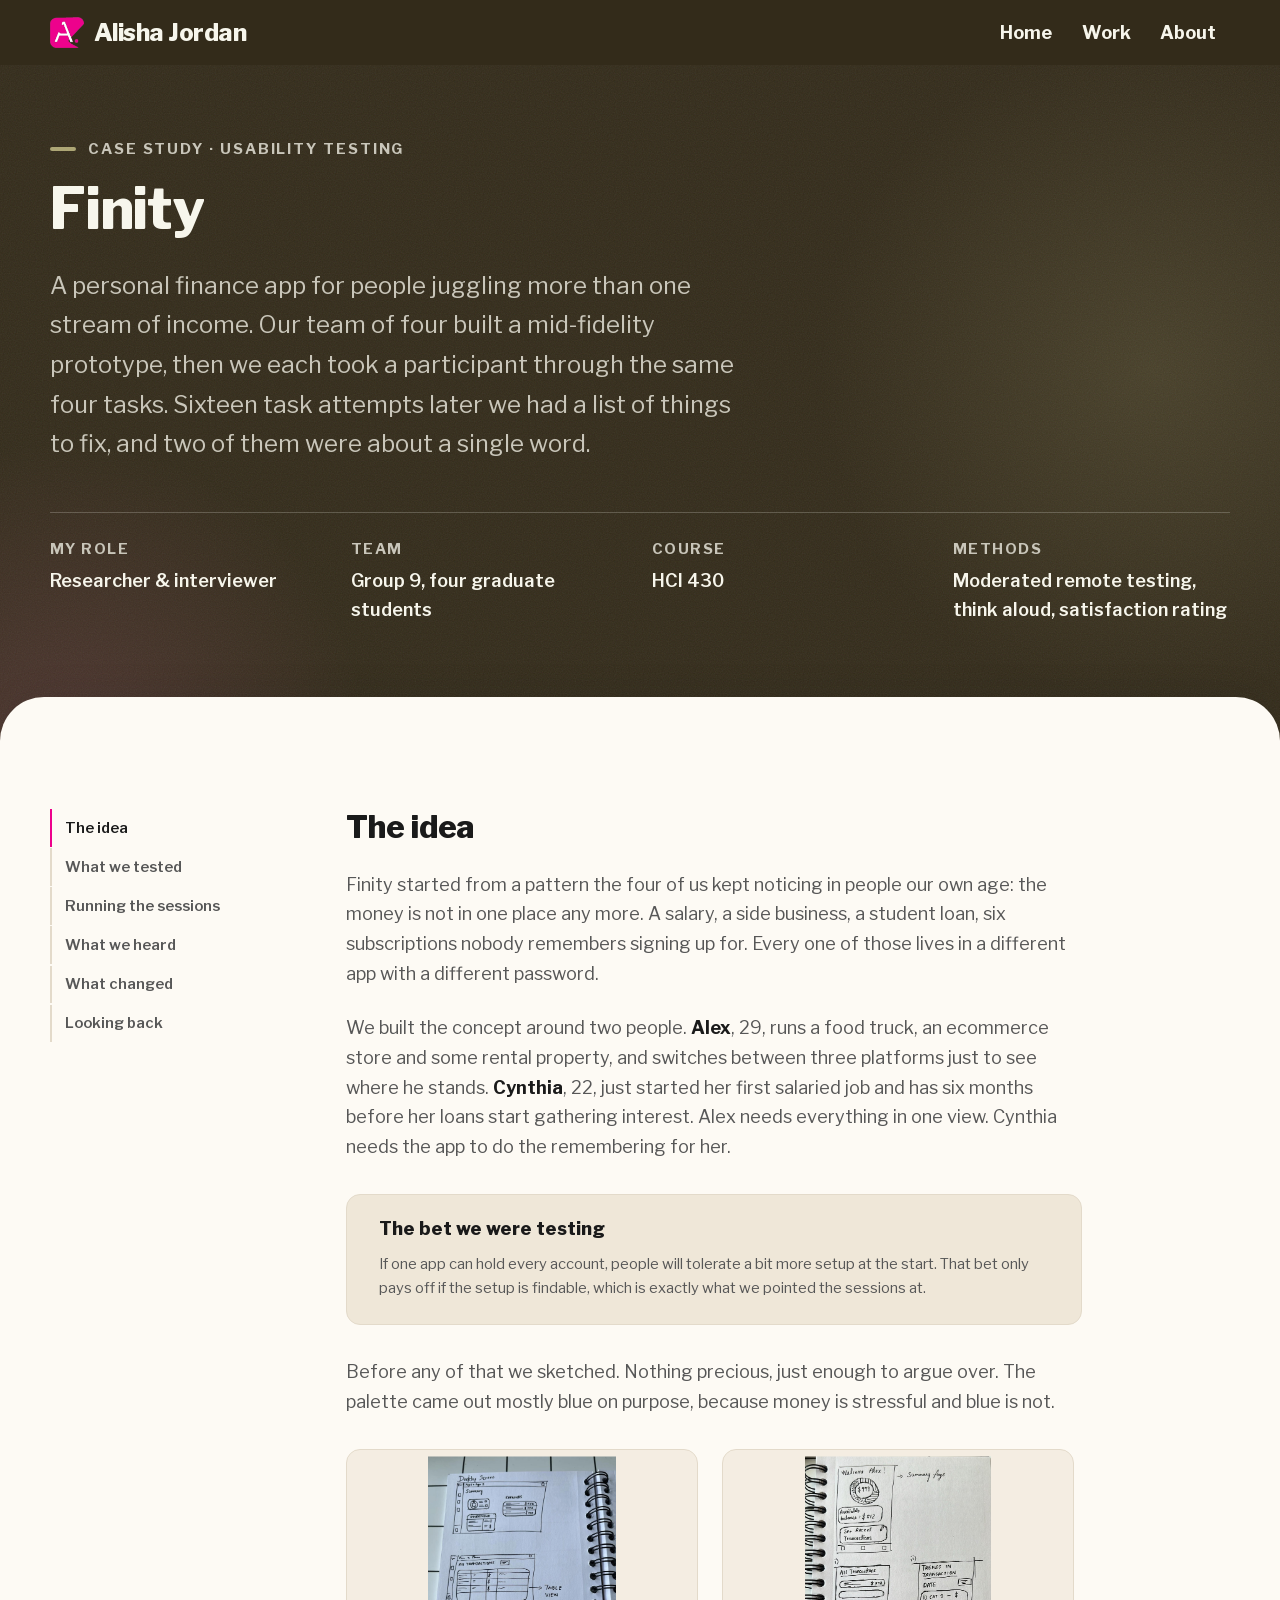
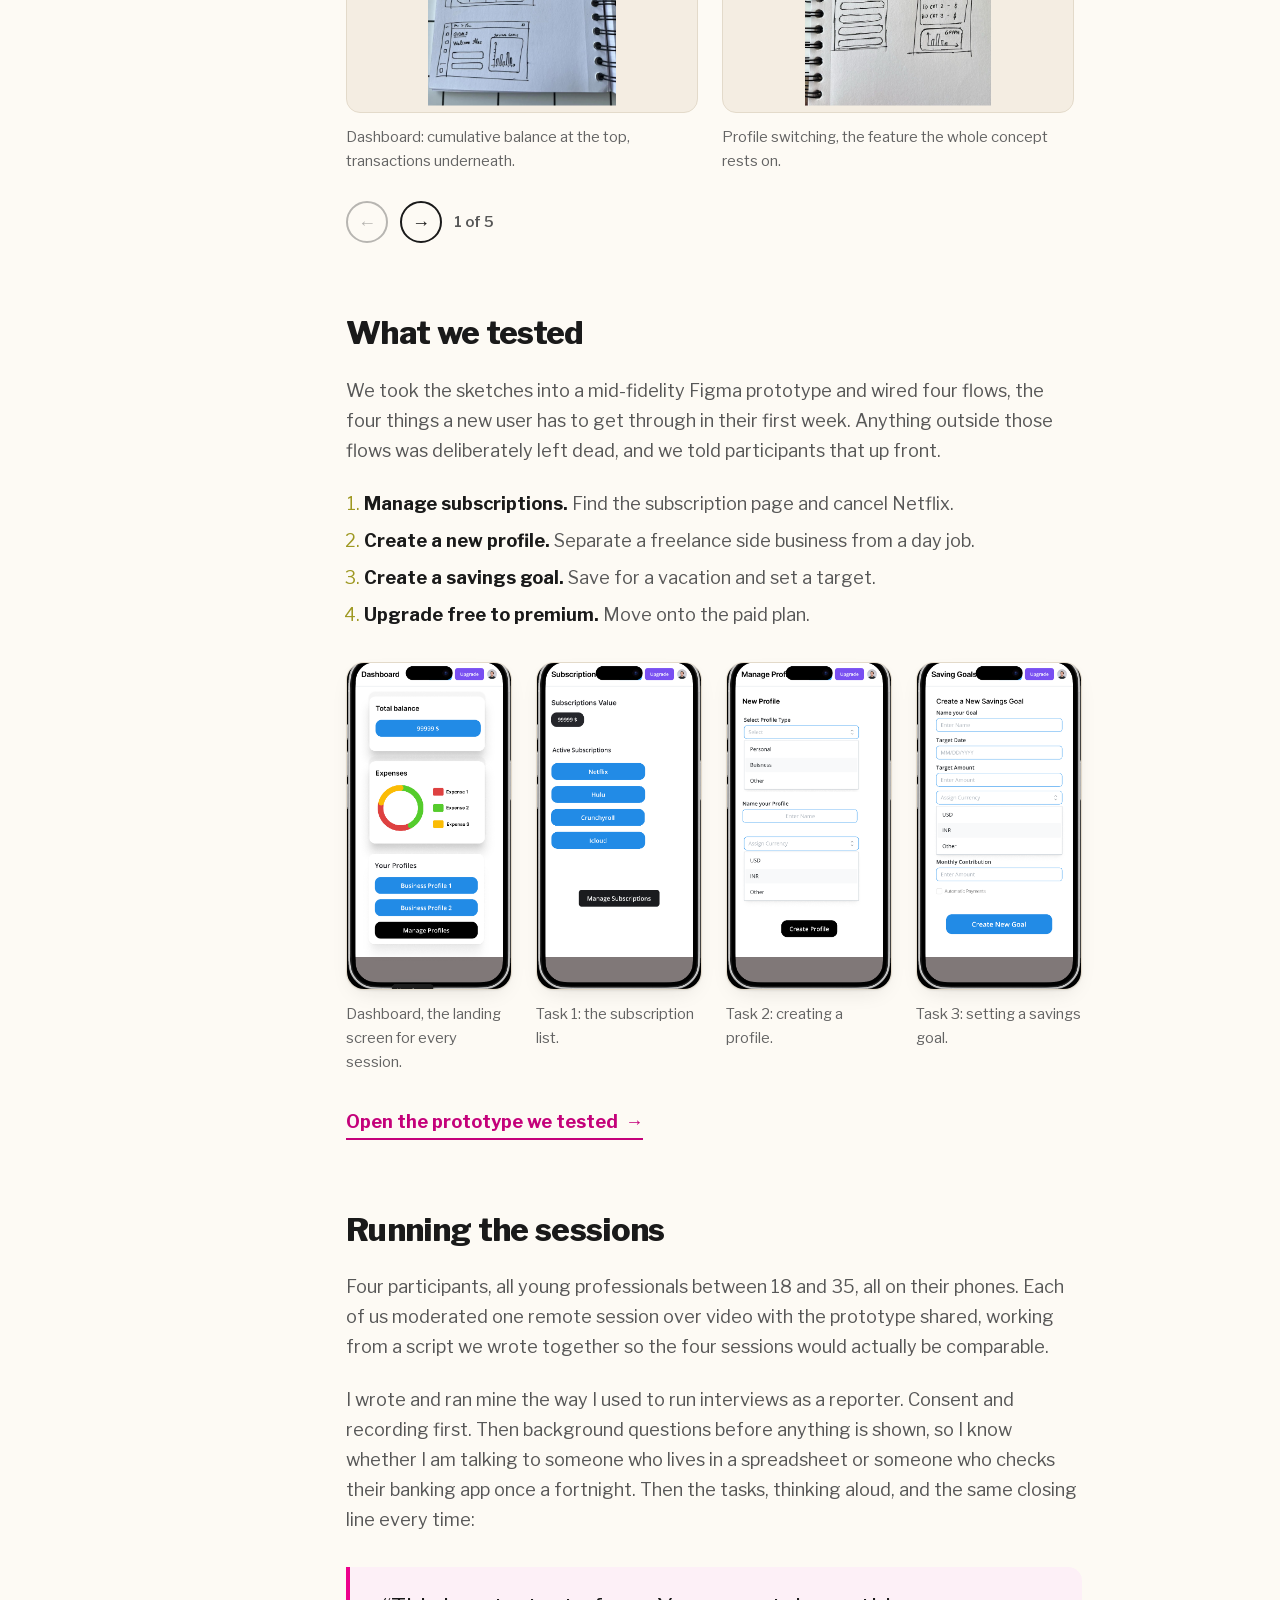
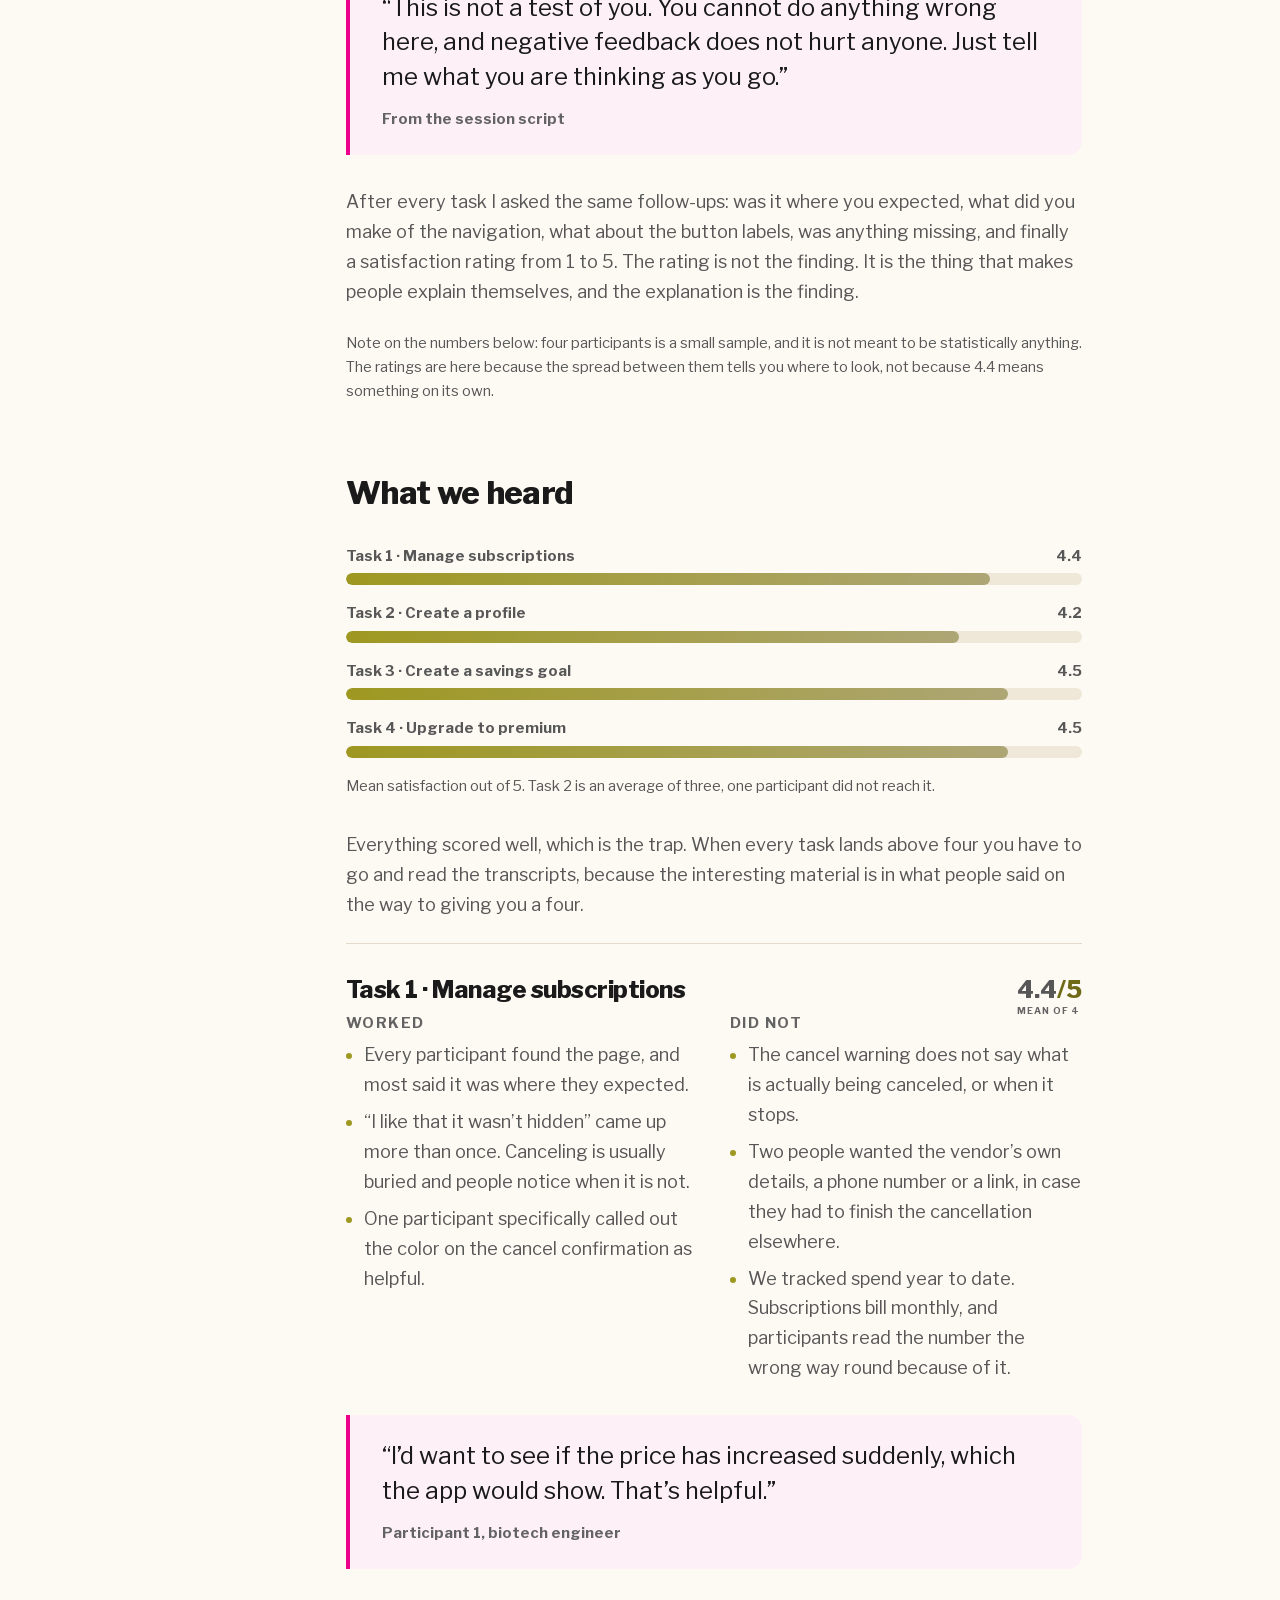
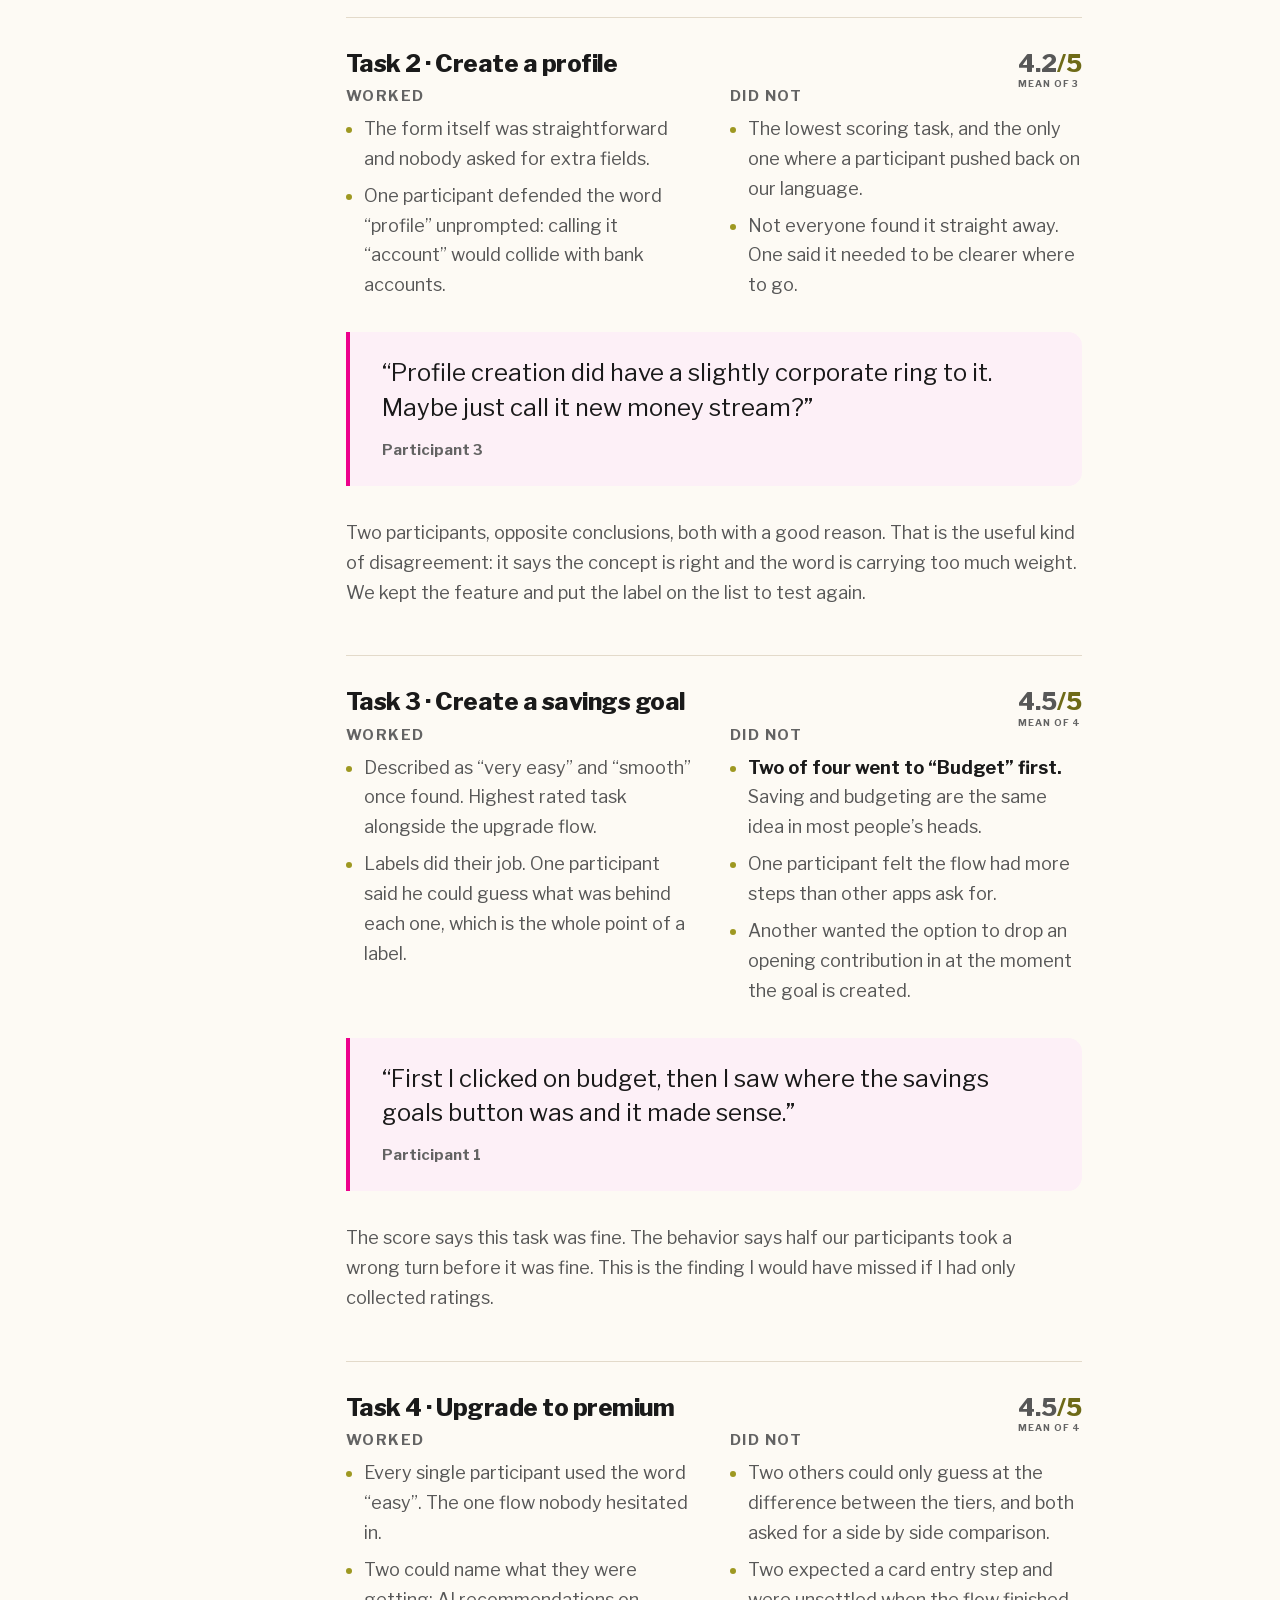
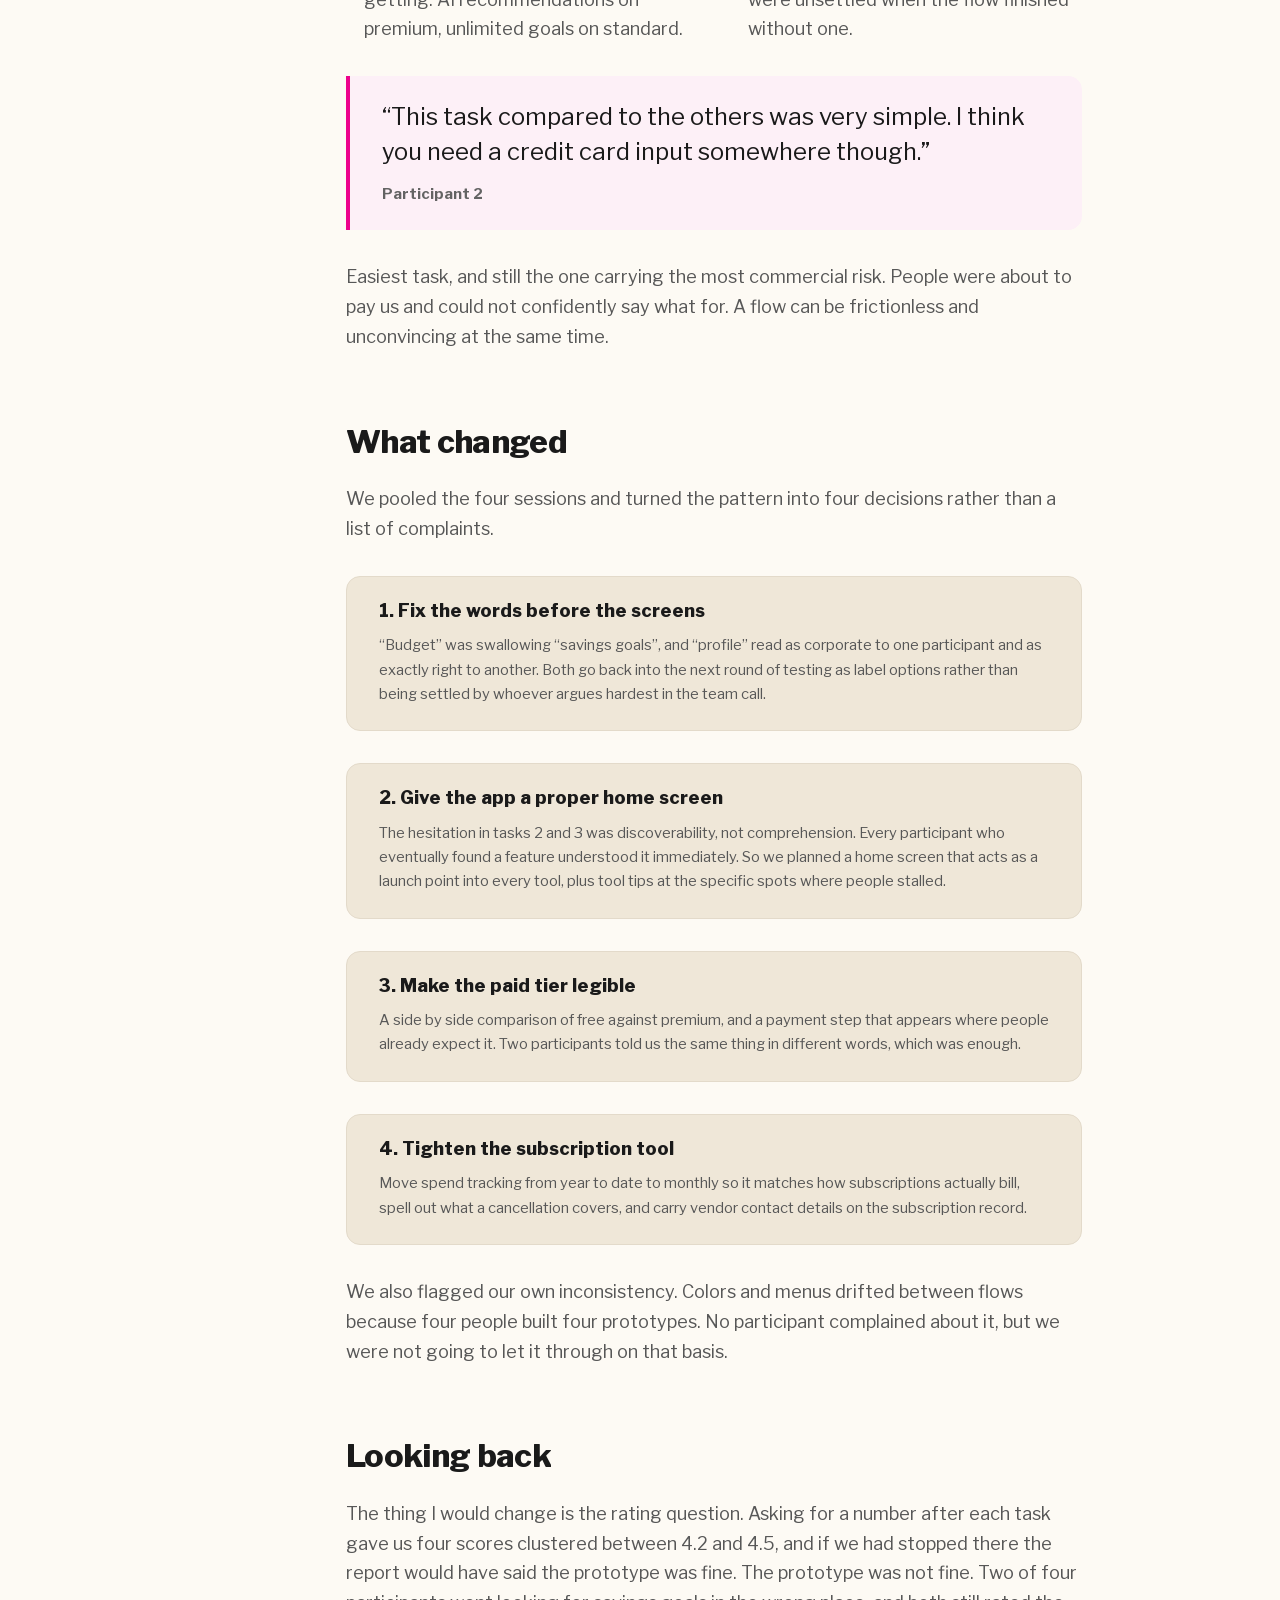
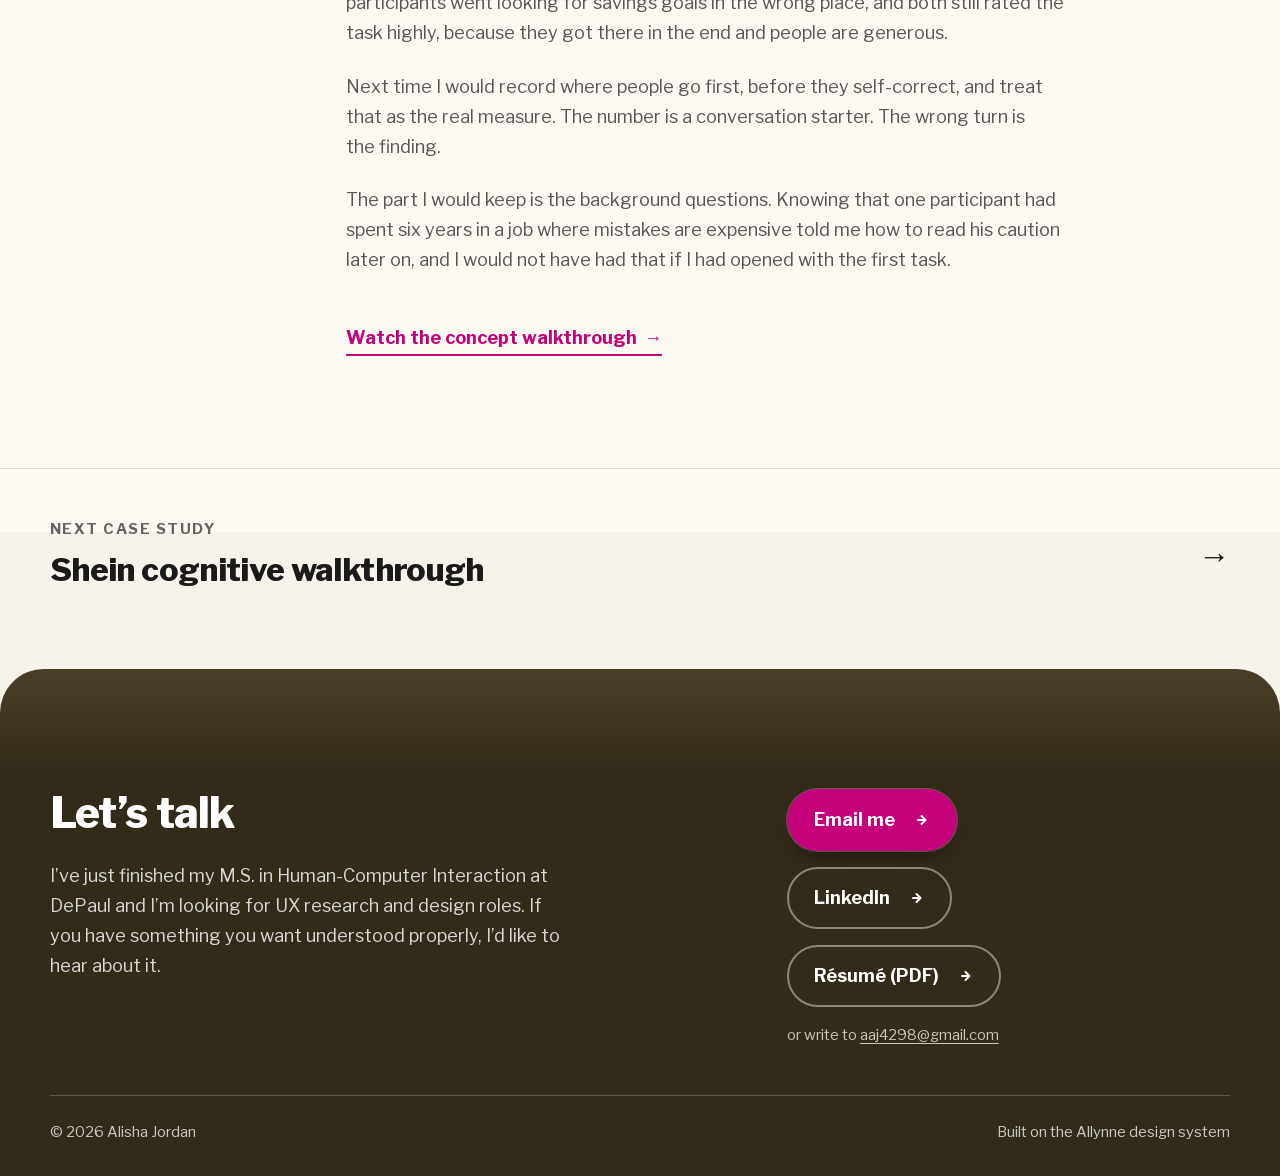
<file: work/finity.html>
<!DOCTYPE html>
<html lang="en">
<head>
<meta charset="utf-8">
<meta name="viewport" content="width=device-width, initial-scale=1">
<title>Finity — usability testing — Alisha Jordan</title>
<meta name="description" content="Moderated usability testing on Finity, a personal finance app for young professionals. Four participants, four task flows, and the changes that came out of it.">
<link rel="icon" href="../assets/img/favicon.png" type="image/png">
<link rel="stylesheet" href="../css/style.css">
<script>document.documentElement.className += ' js';</script>
</head>
<body>

<a class="skip-link" href="#main">Skip to content</a>
<div class="progress" role="presentation"></div>

<header class="nav">
  <div class="wrap nav__inner">
    <a class="nav__brand" href="../index.html">
      <img src="../assets/img/allynne-logo.png" alt="" width="34" aria-hidden="true">
      Alisha Jordan
    </a>

    <button class="nav__toggle" type="button" aria-expanded="false" aria-controls="nav-links">
      <span class="visually-hidden">Menu</span>
      <svg width="20" height="14" viewBox="0 0 20 14" fill="none" aria-hidden="true">
        <path d="M0 1h20M0 7h20M0 13h20" stroke="currentColor" stroke-width="2"/>
      </svg>
    </button>

    <nav aria-label="Main">
      <ul class="nav__links" id="nav-links">
        <li><a href="../index.html"><span class="nav__sweep" aria-hidden="true"></span><span class="nav__txt">Home</span><span class="nav__txt nav__txt--in" aria-hidden="true">Home</span></a></li>
        <li><a href="../work.html" aria-current="true"><span class="nav__sweep" aria-hidden="true"></span><span class="nav__txt">Work</span><span class="nav__txt nav__txt--in" aria-hidden="true">Work</span></a></li>
        <li><a href="../about.html"><span class="nav__sweep" aria-hidden="true"></span><span class="nav__txt">About</span><span class="nav__txt nav__txt--in" aria-hidden="true">About</span></a></li>
      </ul>
    </nav>
  </div>
</header>

<main id="main">

  <!-- ------------------------------------------------------------- Intro -->
  <section class="case-hero field">
    <div class="grain" aria-hidden="true"></div>
    <div class="wrap">
      <p class="eyebrow rise" style="--d:.05s">Case study &middot; Usability testing</p>
      <h1 class="rise" style="--d:.12s">Finity</h1>
      <p class="lede rise" style="--d:.22s">
        A personal finance app for people juggling more than one stream of income.
        Our team of four built a mid-fidelity prototype, then we each took a
        participant through the same four tasks. Sixteen task attempts later we had
        a list of things to fix, and two of them were about a single word.
      </p>

      <dl class="facts rise" style="--d:.3s">
        <div>
          <dt>My role</dt>
          <dd>Researcher &amp; interviewer</dd>
        </div>
        <div>
          <dt>Team</dt>
          <dd>Group 9, four graduate students</dd>
        </div>
        <div>
          <dt>Course</dt>
          <dd>HCI 430</dd>
        </div>
        <div>
          <dt>Methods</dt>
          <dd>Moderated remote testing, think aloud, satisfaction rating</dd>
        </div>
      </dl>
    </div>
  </section>


  <section class="section section--lift">
    <div class="wrap case-layout">

      <!-- ------------------------------------------------------- Side rail -->
      <aside class="rail" aria-label="On this page">
        <ol>
          <li><a href="#context">The idea</a></li>
          <li><a href="#prototype">What we tested</a></li>
          <li><a href="#sessions">Running the sessions</a></li>
          <li><a href="#findings">What we heard</a></li>
          <li><a href="#changes">What changed</a></li>
          <li><a href="#reflection">Looking back</a></li>
        </ol>
      </aside>

      <!-- ------------------------------------------------------------ Body -->
      <div class="case-body">

        <h2 id="context">The idea</h2>
        <p>
          Finity started from a pattern the four of us kept noticing in people our own
          age: the money is not in one place any more. A salary, a side business, a
          student loan, six subscriptions nobody remembers signing up for. Every one of
          those lives in a different app with a different password.
        </p>
        <p>
          We built the concept around two people. <strong>Alex</strong>, 29, runs a food
          truck, an ecommerce store and some rental property, and switches between three
          platforms just to see where he stands. <strong>Cynthia</strong>, 22, just
          started her first salaried job and has six months before her loans start
          gathering interest. Alex needs everything in one view. Cynthia needs the app to
          do the remembering for her.
        </p>

        <div class="callout">
          <h3>The bet we were testing</h3>
          <p>
            If one app can hold every account, people will tolerate a bit more setup at
            the start. That bet only pays off if the setup is findable, which is exactly
            what we pointed the sessions at.
          </p>
        </div>

        <p>
          Before any of that we sketched. Nothing precious, just enough to argue over.
          The palette came out mostly blue on purpose, because money is stressful and
          blue is not.
        </p>

        <div class="slider">
          <div class="slider__track">
            <figure>
              <img src="../assets/img/finity/sketch-1.jpg" alt="Hand-drawn sketch of the Finity dashboard with balance and transaction list." loading="lazy" width="1200" height="1599">
              <figcaption>Dashboard: cumulative balance at the top, transactions underneath.</figcaption>
            </figure>
            <figure>
              <img src="../assets/img/finity/sketch-2.jpg" alt="Hand-drawn sketch of the profile switching screen." loading="lazy" width="1200" height="1602">
              <figcaption>Profile switching, the feature the whole concept rests on.</figcaption>
            </figure>
            <figure>
              <img src="../assets/img/finity/sketch-3.jpg" alt="Hand-drawn sketch of the savings goal flow." loading="lazy" width="1200" height="1924">
              <figcaption>Savings goals, sketched as a short guided flow.</figcaption>
            </figure>
            <figure>
              <img src="../assets/img/finity/sketch-4.jpg" alt="Hand-drawn sketch of subscription management." loading="lazy" width="1177" height="2048">
              <figcaption>Subscription management, with cancel sitting in plain sight.</figcaption>
            </figure>
            <figure>
              <img src="../assets/img/finity/moodboard.jpg" alt="Mood board of calm blue financial interfaces and typography." loading="lazy" width="1600" height="1212">
              <figcaption>Mood board: calm, monochrome, low visual noise.</figcaption>
            </figure>
          </div>
        </div>

        <h2 id="prototype">What we tested</h2>
        <p>
          We took the sketches into a mid-fidelity Figma prototype and wired four flows,
          the four things a new user has to get through in their first week. Anything
          outside those flows was deliberately left dead, and we told participants that
          up front.
        </p>

        <ol>
          <li><strong>Manage subscriptions.</strong> Find the subscription page and cancel Netflix.</li>
          <li><strong>Create a new profile.</strong> Separate a freelance side business from a day job.</li>
          <li><strong>Create a savings goal.</strong> Save for a vacation and set a target.</li>
          <li><strong>Upgrade free to premium.</strong> Move onto the paid plan.</li>
        </ol>

        <div class="phones">
          <figure class="phone">
            <img src="../assets/img/finity/02-dashboard.png" alt="Finity dashboard showing total balance across profiles and a transaction list." loading="lazy" width="609" height="1209">
            <figcaption>Dashboard, the landing screen for every session.</figcaption>
          </figure>
          <figure class="phone">
            <img src="../assets/img/finity/08-subscriptions-list.png" alt="Finity subscriptions list with Netflix, Spotify and other services." loading="lazy" width="609" height="1209">
            <figcaption>Task 1: the subscription list.</figcaption>
          </figure>
          <figure class="phone">
            <img src="../assets/img/finity/04-new-profile-form.png" alt="Finity new profile form with name and account type fields." loading="lazy" width="609" height="1209">
            <figcaption>Task 2: creating a profile.</figcaption>
          </figure>
          <figure class="phone">
            <img src="../assets/img/finity/11-create-savings-goal.png" alt="Finity create savings goal form with goal name, amount and target date." loading="lazy" width="609" height="1209">
            <figcaption>Task 3: setting a savings goal.</figcaption>
          </figure>
        </div>

        <p>
          <a class="link-arrow" href="https://www.figma.com/proto/Xq5dQuEpCVaneBBXaelwLz/Mid-fi-project--Finity?node-id=2-3&amp;p=f&amp;t=V4hruqYKWY1SBHZi-1&amp;scaling=scale-down&amp;content-scaling=fixed&amp;page-id=0%3A1&amp;starting-point-node-id=2%3A3&amp;show-proto-sidebar=1" rel="noopener">
            Open the prototype we tested <span aria-hidden="true">&rarr;</span>
          </a>
        </p>

        <h2 id="sessions">Running the sessions</h2>
        <p>
          Four participants, all young professionals between 18 and 35, all on their
          phones. Each of us moderated one remote session over video with the prototype
          shared, working from a script we wrote together so the four sessions would
          actually be comparable.
        </p>
        <p>
          I wrote and ran mine the way I used to run interviews as a reporter. Consent
          and recording first. Then background questions before anything is shown, so I
          know whether I am talking to someone who lives in a spreadsheet or someone who
          checks their banking app once a fortnight. Then the tasks, thinking aloud, and
          the same closing line every time:
        </p>

        <div class="quote">
          <p>&ldquo;This is not a test of you. You cannot do anything wrong here, and negative feedback does not hurt anyone. Just tell me what you are thinking as you go.&rdquo;</p>
          <cite>From the session script</cite>
        </div>

        <p>
          After every task I asked the same follow-ups: was it where you expected, what
          did you make of the navigation, what about the button labels, was anything
          missing, and finally a satisfaction rating from 1 to 5. The rating is not the
          finding. It is the thing that makes people explain themselves, and the
          explanation is the finding.
        </p>

        <p class="note">
          Note on the numbers below: four participants is a small sample, and it is not
          meant to be statistically anything. The ratings are here because the spread
          between them tells you where to look, not because 4.4 means something on its own.
        </p>

        <h2 id="findings">What we heard</h2>

        <div class="bars reveal">
          <div>
            <p class="bar__label"><span>Task 1 &middot; Manage subscriptions</span> <span>4.4</span></p>
            <div class="bar__track"><div class="bar__fill" style="--v:87.5%"></div></div>
          </div>
          <div>
            <p class="bar__label"><span>Task 2 &middot; Create a profile</span> <span>4.2</span></p>
            <div class="bar__track"><div class="bar__fill" style="--v:83.3%"></div></div>
          </div>
          <div>
            <p class="bar__label"><span>Task 3 &middot; Create a savings goal</span> <span>4.5</span></p>
            <div class="bar__track"><div class="bar__fill" style="--v:90%"></div></div>
          </div>
          <div>
            <p class="bar__label"><span>Task 4 &middot; Upgrade to premium</span> <span>4.5</span></p>
            <div class="bar__track"><div class="bar__fill" style="--v:90%"></div></div>
          </div>
          <p class="bars__foot">Mean satisfaction out of 5. Task 2 is an average of three, one participant did not reach it.</p>
        </div>

        <p>
          Everything scored well, which is the trap. When every task lands above four you
          have to go and read the transcripts, because the interesting material is in what
          people said on the way to giving you a four.
        </p>

        <div class="task">
          <div class="task__head">
            <h3>Task 1 &middot; Manage subscriptions</h3>
            <p class="task__score">4.4<em>/5</em><small>Mean of 4</small></p>
          </div>
          <div class="split">
            <div>
              <h4>Worked</h4>
              <ul>
                <li>Every participant found the page, and most said it was where they expected.</li>
                <li>&ldquo;I like that it wasn&rsquo;t hidden&rdquo; came up more than once. Canceling is usually buried and people notice when it is not.</li>
                <li>One participant specifically called out the color on the cancel confirmation as helpful.</li>
              </ul>
            </div>
            <div>
              <h4>Did not</h4>
              <ul>
                <li>The cancel warning does not say what is actually being canceled, or when it stops.</li>
                <li>Two people wanted the vendor&rsquo;s own details, a phone number or a link, in case they had to finish the cancellation elsewhere.</li>
                <li>We tracked spend year to date. Subscriptions bill monthly, and participants read the number the wrong way round because of it.</li>
              </ul>
            </div>
          </div>
          <div class="quote">
            <p>&ldquo;I&rsquo;d want to see if the price has increased suddenly, which the app would show. That&rsquo;s helpful.&rdquo;</p>
            <cite>Participant 1, biotech engineer</cite>
          </div>
        </div>

        <div class="task">
          <div class="task__head">
            <h3>Task 2 &middot; Create a profile</h3>
            <p class="task__score">4.2<em>/5</em><small>Mean of 3</small></p>
          </div>
          <div class="split">
            <div>
              <h4>Worked</h4>
              <ul>
                <li>The form itself was straightforward and nobody asked for extra fields.</li>
                <li>One participant defended the word &ldquo;profile&rdquo; unprompted: calling it &ldquo;account&rdquo; would collide with bank accounts.</li>
              </ul>
            </div>
            <div>
              <h4>Did not</h4>
              <ul>
                <li>The lowest scoring task, and the only one where a participant pushed back on our language.</li>
                <li>Not everyone found it straight away. One said it needed to be clearer where to go.</li>
              </ul>
            </div>
          </div>
          <div class="quote">
            <p>&ldquo;Profile creation did have a slightly corporate ring to it. Maybe just call it new money stream?&rdquo;</p>
            <cite>Participant 3</cite>
          </div>
          <p>
            Two participants, opposite conclusions, both with a good reason. That is the
            useful kind of disagreement: it says the concept is right and the word is
            carrying too much weight. We kept the feature and put the label on the list
            to test again.
          </p>
        </div>

        <div class="task">
          <div class="task__head">
            <h3>Task 3 &middot; Create a savings goal</h3>
            <p class="task__score">4.5<em>/5</em><small>Mean of 4</small></p>
          </div>
          <div class="split">
            <div>
              <h4>Worked</h4>
              <ul>
                <li>Described as &ldquo;very easy&rdquo; and &ldquo;smooth&rdquo; once found. Highest rated task alongside the upgrade flow.</li>
                <li>Labels did their job. One participant said he could guess what was behind each one, which is the whole point of a label.</li>
              </ul>
            </div>
            <div>
              <h4>Did not</h4>
              <ul>
                <li><strong>Two of four went to &ldquo;Budget&rdquo; first.</strong> Saving and budgeting are the same idea in most people&rsquo;s heads.</li>
                <li>One participant felt the flow had more steps than other apps ask for.</li>
                <li>Another wanted the option to drop an opening contribution in at the moment the goal is created.</li>
              </ul>
            </div>
          </div>
          <div class="quote">
            <p>&ldquo;First I clicked on budget, then I saw where the savings goals button was and it made sense.&rdquo;</p>
            <cite>Participant 1</cite>
          </div>
          <p>
            The score says this task was fine. The behavior says half our participants
            took a wrong turn before it was fine. This is the finding I would have missed
            if I had only collected ratings.
          </p>
        </div>

        <div class="task">
          <div class="task__head">
            <h3>Task 4 &middot; Upgrade to premium</h3>
            <p class="task__score">4.5<em>/5</em><small>Mean of 4</small></p>
          </div>
          <div class="split">
            <div>
              <h4>Worked</h4>
              <ul>
                <li>Every single participant used the word &ldquo;easy&rdquo;. The one flow nobody hesitated in.</li>
                <li>Two could name what they were getting: AI recommendations on premium, unlimited goals on standard.</li>
              </ul>
            </div>
            <div>
              <h4>Did not</h4>
              <ul>
                <li>Two others could only guess at the difference between the tiers, and both asked for a side by side comparison.</li>
                <li>Two expected a card entry step and were unsettled when the flow finished without one.</li>
              </ul>
            </div>
          </div>
          <div class="quote">
            <p>&ldquo;This task compared to the others was very simple. I think you need a credit card input somewhere though.&rdquo;</p>
            <cite>Participant 2</cite>
          </div>
          <p>
            Easiest task, and still the one carrying the most commercial risk. People
            were about to pay us and could not confidently say what for. A flow can be
            frictionless and unconvincing at the same time.
          </p>
        </div>

        <h2 id="changes">What changed</h2>
        <p>
          We pooled the four sessions and turned the pattern into four decisions rather
          than a list of complaints.
        </p>

        <div class="callout">
          <h3>1. Fix the words before the screens</h3>
          <p>
            &ldquo;Budget&rdquo; was swallowing &ldquo;savings goals&rdquo;, and
            &ldquo;profile&rdquo; read as corporate to one participant and as exactly
            right to another. Both go back into the next round of testing as label
            options rather than being settled by whoever argues hardest in the team call.
          </p>
        </div>
        <div class="callout">
          <h3>2. Give the app a proper home screen</h3>
          <p>
            The hesitation in tasks 2 and 3 was discoverability, not comprehension.
            Every participant who eventually found a feature understood it immediately.
            So we planned a home screen that acts as a launch point into every tool,
            plus tool tips at the specific spots where people stalled.
          </p>
        </div>
        <div class="callout">
          <h3>3. Make the paid tier legible</h3>
          <p>
            A side by side comparison of free against premium, and a payment step that
            appears where people already expect it. Two participants told us the same
            thing in different words, which was enough.
          </p>
        </div>
        <div class="callout">
          <h3>4. Tighten the subscription tool</h3>
          <p>
            Move spend tracking from year to date to monthly so it matches how
            subscriptions actually bill, spell out what a cancellation covers, and carry
            vendor contact details on the subscription record.
          </p>
        </div>

        <p>
          We also flagged our own inconsistency. Colors and menus drifted between flows
          because four people built four prototypes. No participant complained about it,
          but we were not going to let it through on that basis.
        </p>

        <h2 id="reflection">Looking back</h2>
        <p>
          The thing I would change is the rating question. Asking for a number after each
          task gave us four scores clustered between 4.2 and 4.5, and if we had stopped
          there the report would have said the prototype was fine. The prototype was not
          fine. Two of four participants went looking for savings goals in the wrong
          place, and both still rated the task highly, because they got there in the end
          and people are generous.
        </p>
        <p>
          Next time I would record where people go first, before they self-correct, and
          treat that as the real measure. The number is a conversation starter. The wrong
          turn is the finding.
        </p>
        <p>
          The part I would keep is the background questions. Knowing that one participant
          had spent six years in a job where mistakes are expensive told me how to read
          his caution later on, and I would not have had that if I had opened with the
          first task.
        </p>

        <p style="margin-top:var(--sp-6)">
          <a class="link-arrow" href="https://vimeo.com/1078513720/90ba6270e5" rel="noopener">
            Watch the concept walkthrough <span aria-hidden="true">&rarr;</span>
          </a>
        </p>

      </div>
    </div>
  </section>

  <nav class="pagenav" aria-label="Next case study">
    <div class="wrap">
      <a href="shein.html">
        <span>
          <small>Next case study</small>
          <strong>Shein cognitive walkthrough</strong>
        </span>
        <span aria-hidden="true" style="font-size:var(--step-2)">&rarr;</span>
      </a>
    </div>
  </nav>

</main>

<footer class="footer">
  <div class="wrap footer__grid">
    <div>
      <h2>Let&rsquo;s talk</h2>
      <p style="color:#D8D8D8; max-width:32rem;">
        I&rsquo;ve just finished my M.S. in Human-Computer Interaction at DePaul
        and I&rsquo;m looking for UX research and design roles. If you have something
        you want understood properly, I&rsquo;d like to hear about it.
      </p>
    </div>
    <div>
      <ul class="footer__contact">
        <li><a class="cta cta--primary" href="mailto:aaj4298@gmail.com">
          <span class="cta__fill" aria-hidden="true"></span>
          <span class="cta__label">Email me</span><svg class="cta__arrow" width="22" height="10" viewBox="0 0 22 10" fill="none" aria-hidden="true"><path class="cta__shaft" d="M15 5H2" stroke="currentColor" stroke-width="2" stroke-linecap="round"/><path class="cta__head" d="M13.5 1 17.5 5l-4 4" stroke="currentColor" stroke-width="2" stroke-linecap="round" stroke-linejoin="round"/></svg>
        </a></li>
        <li><a class="cta" href="https://www.linkedin.com/in/alishajordan326" rel="noopener">
          <span class="cta__fill" aria-hidden="true"></span>
          <span class="cta__label">LinkedIn</span><svg class="cta__arrow" width="22" height="10" viewBox="0 0 22 10" fill="none" aria-hidden="true"><path class="cta__shaft" d="M15 5H2" stroke="currentColor" stroke-width="2" stroke-linecap="round"/><path class="cta__head" d="M13.5 1 17.5 5l-4 4" stroke="currentColor" stroke-width="2" stroke-linecap="round" stroke-linejoin="round"/></svg>
        </a></li>
        <li><a class="cta" href="../assets/docs/alisha-jordan-resume.pdf">
          <span class="cta__fill" aria-hidden="true"></span>
          <span class="cta__label">R&eacute;sum&eacute; (PDF)</span><svg class="cta__arrow" width="22" height="10" viewBox="0 0 22 10" fill="none" aria-hidden="true"><path class="cta__shaft" d="M15 5H2" stroke="currentColor" stroke-width="2" stroke-linecap="round"/><path class="cta__head" d="M13.5 1 17.5 5l-4 4" stroke="currentColor" stroke-width="2" stroke-linecap="round" stroke-linejoin="round"/></svg>
        </a></li>
      </ul>
      <p class="footer__addr">or write to <a href="mailto:aaj4298@gmail.com">aaj4298@gmail.com</a></p>
    </div>
  </div>
  <div class="wrap footer__note">
    <span>&copy; 2026 Alisha Jordan</span>
    <span>Built on the Allynne design system</span>
  </div>
</footer>

<script src="../js/main.js"></script>
</body>
</html>
</file>
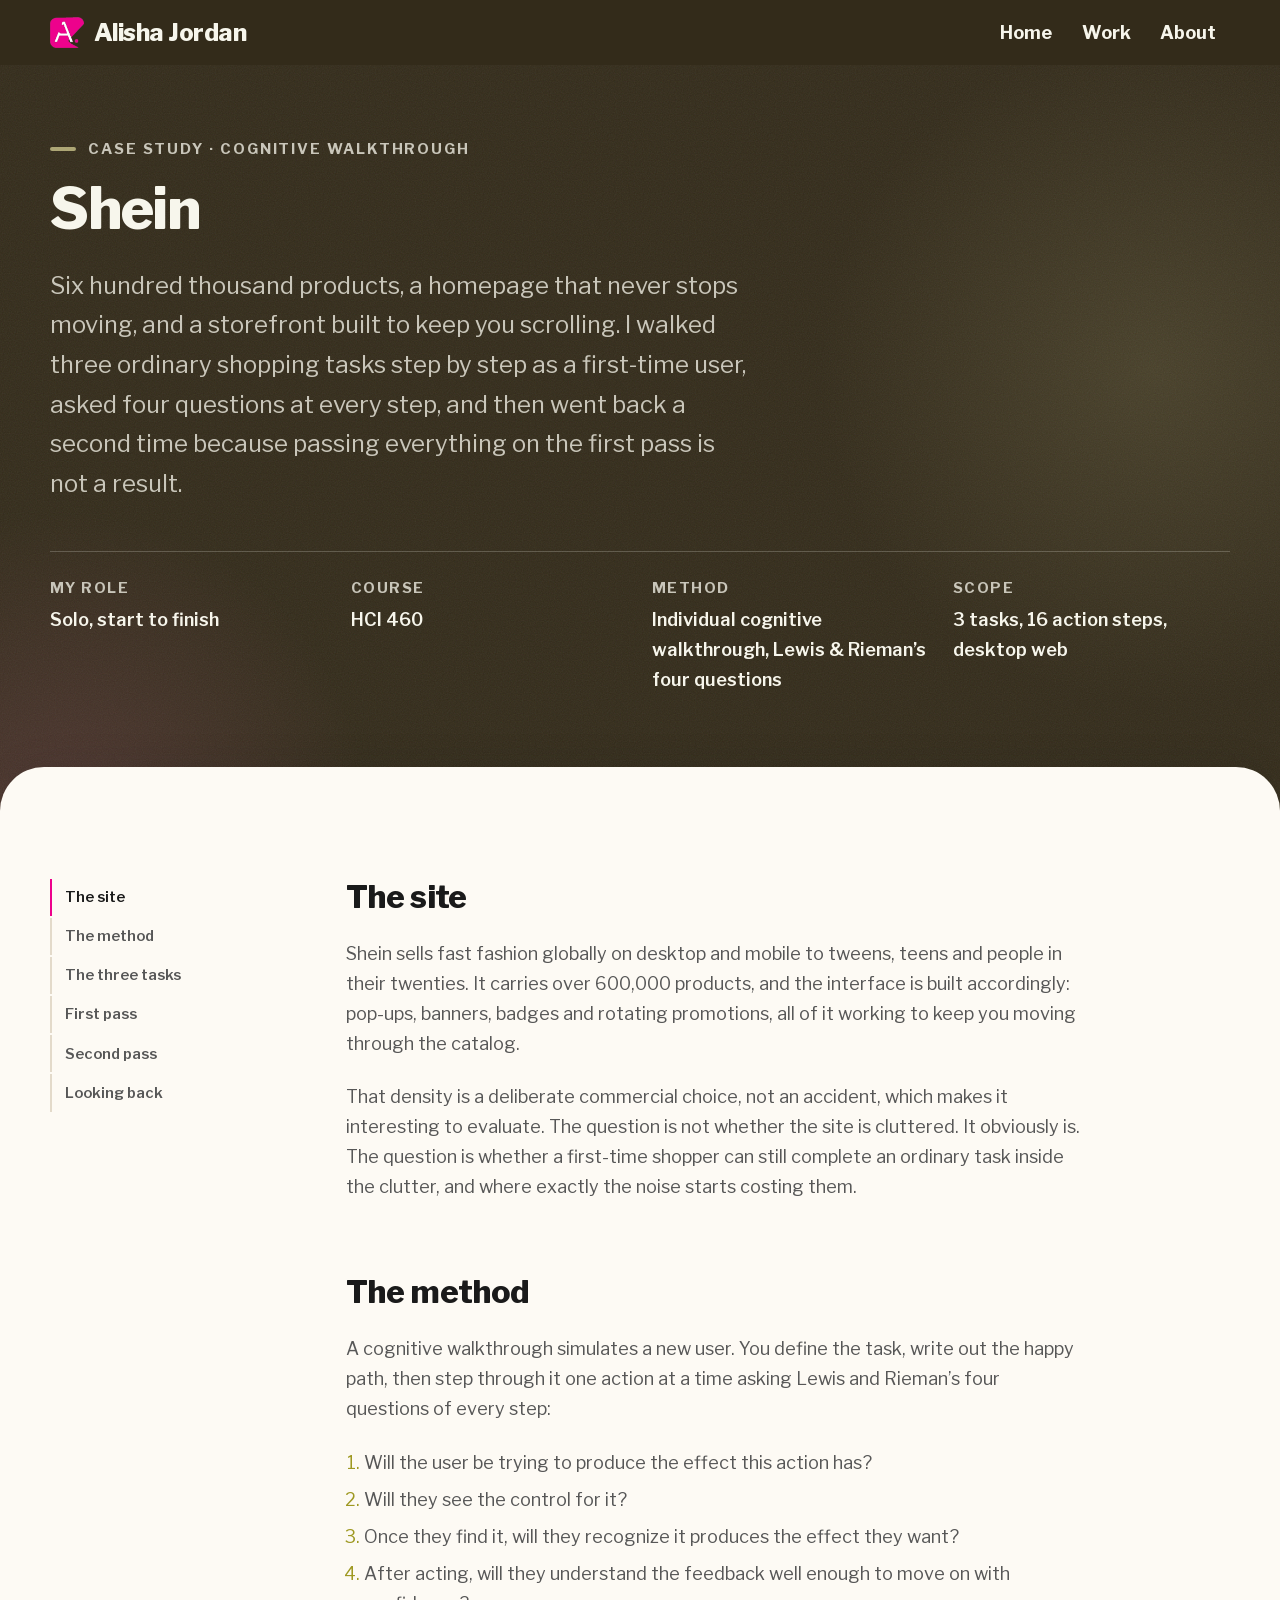
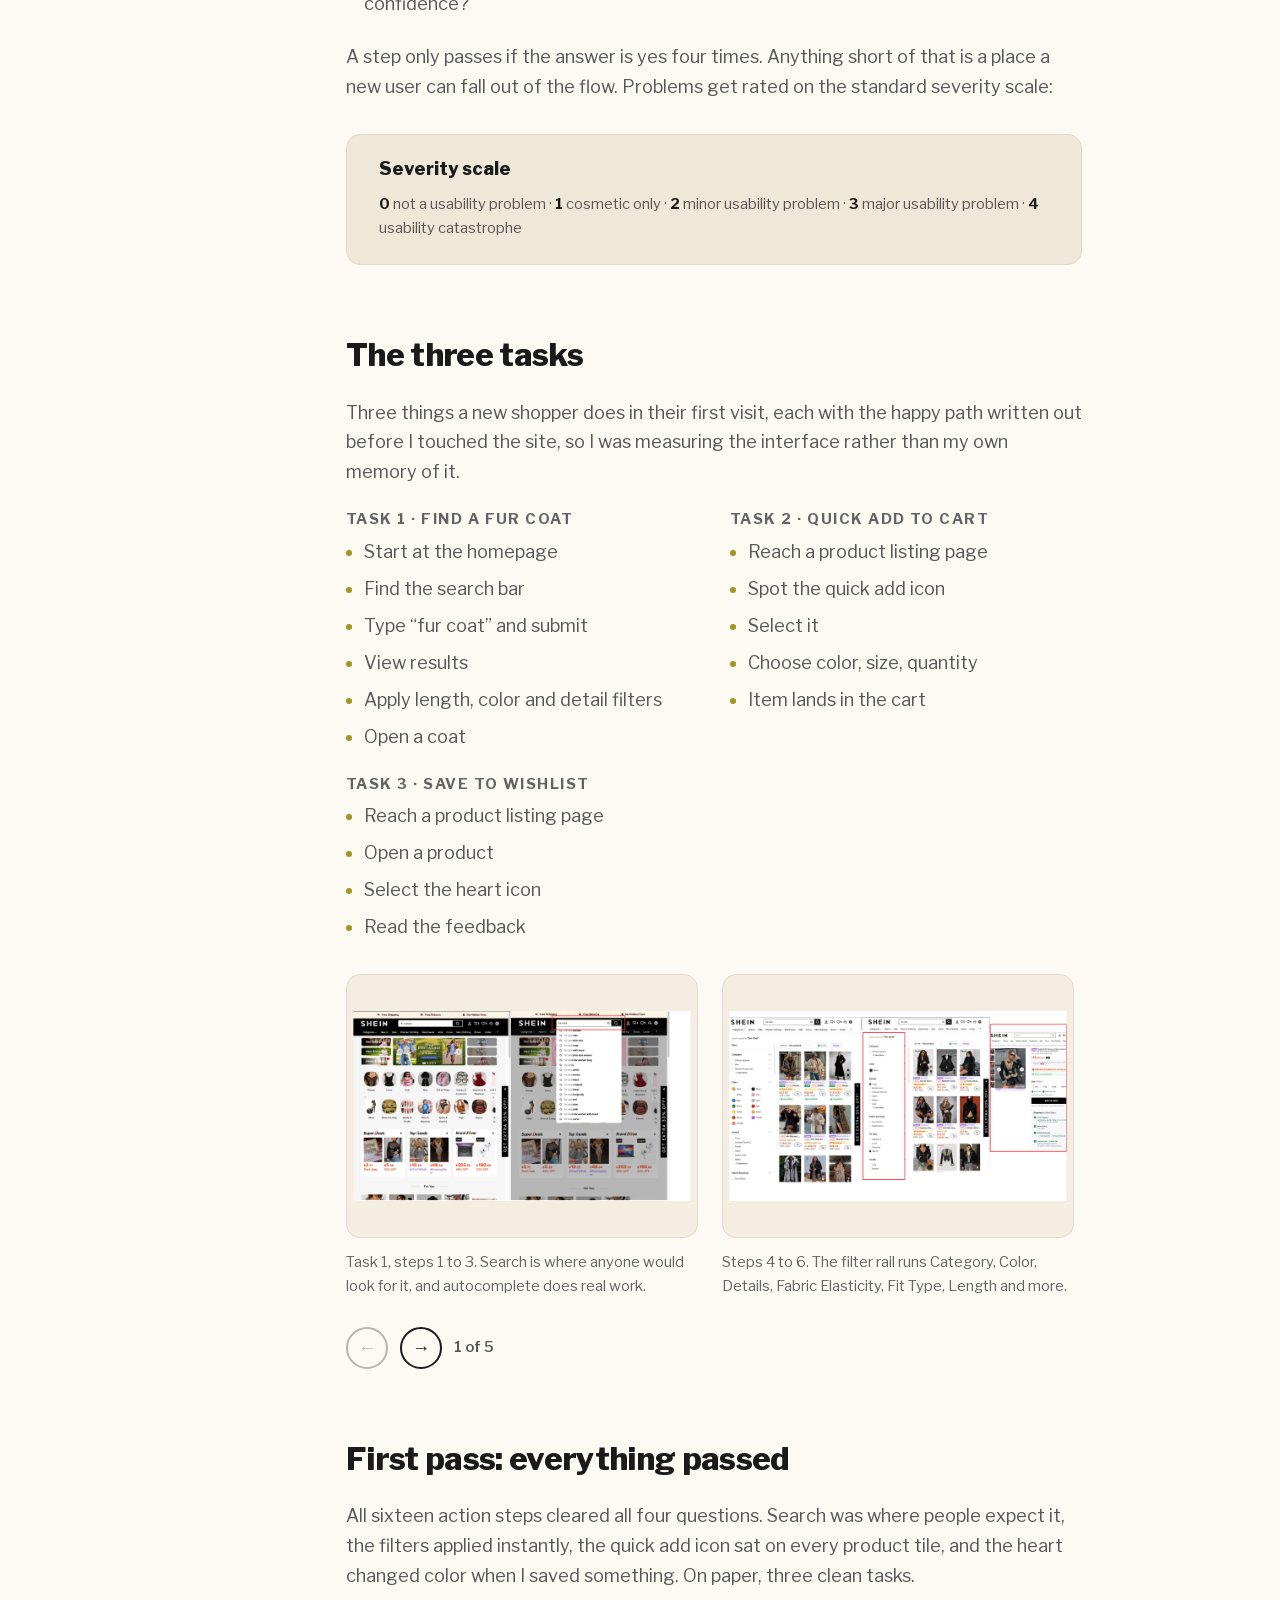
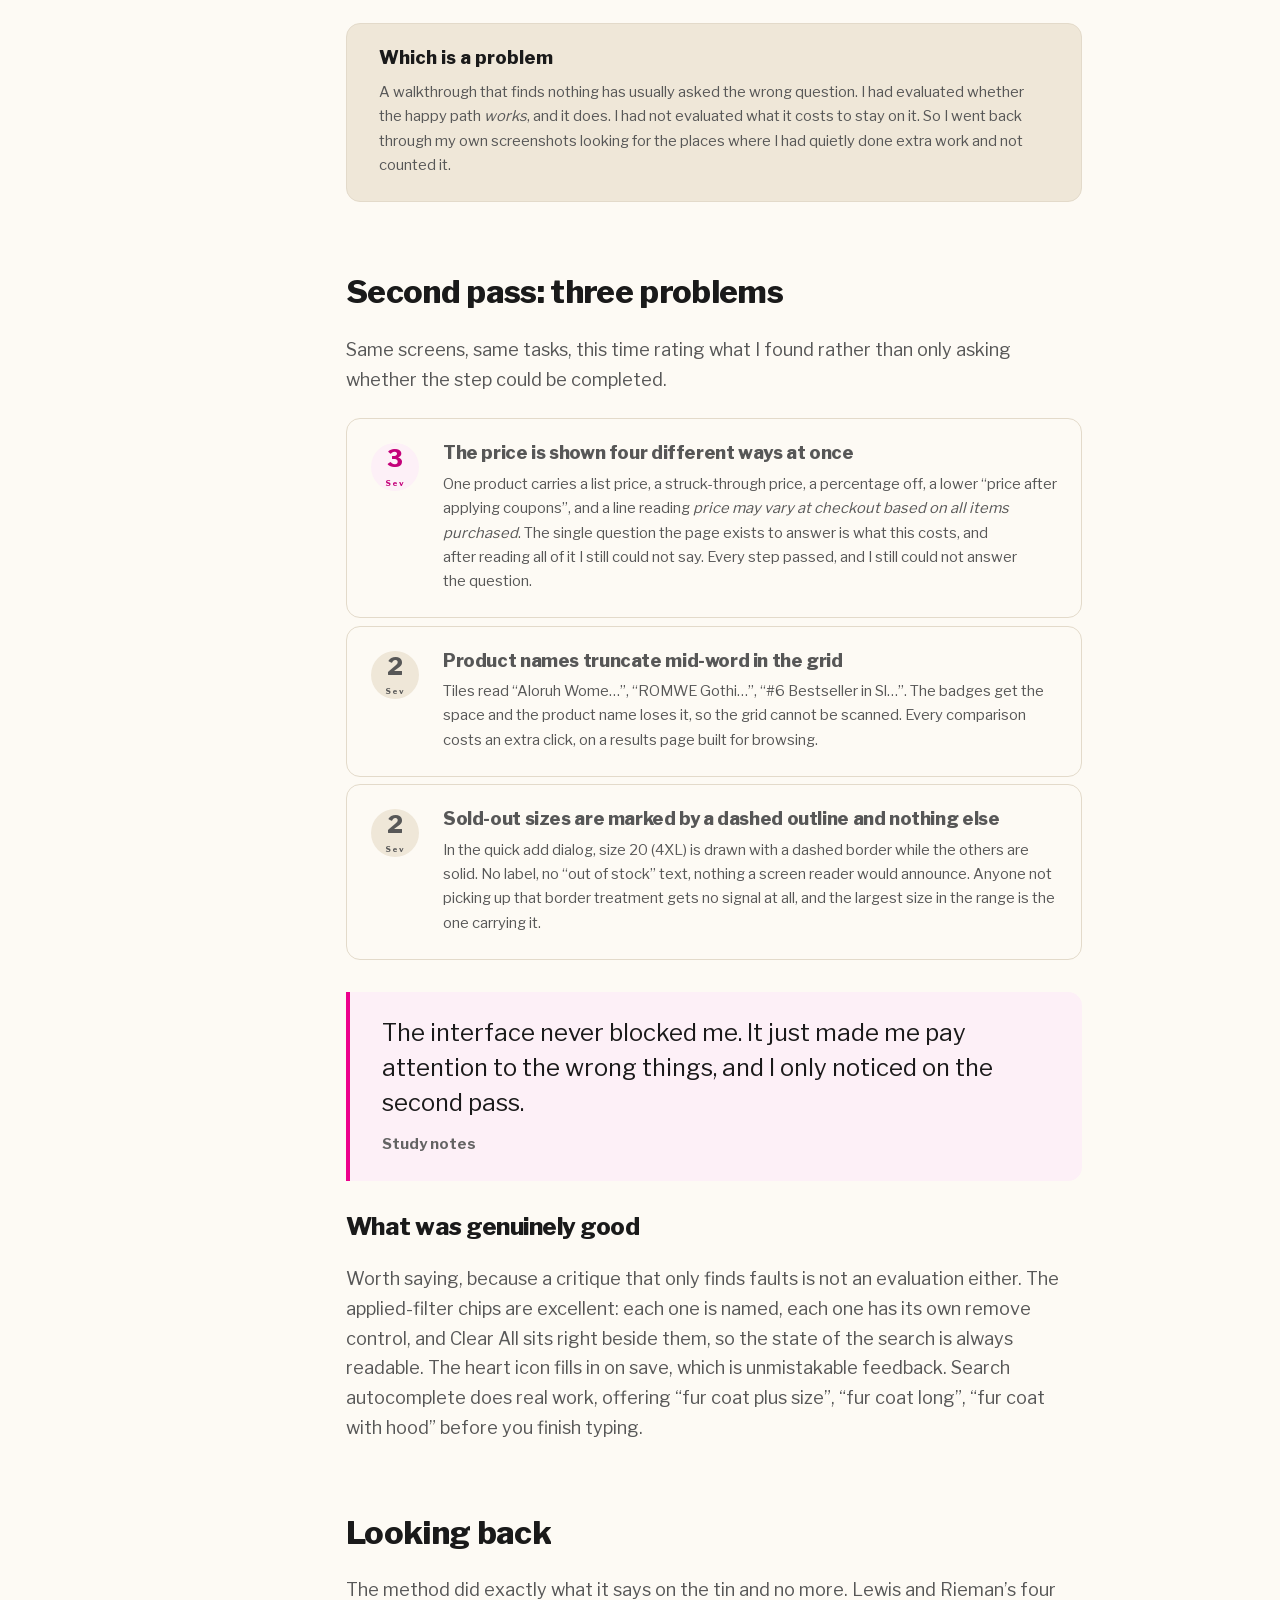
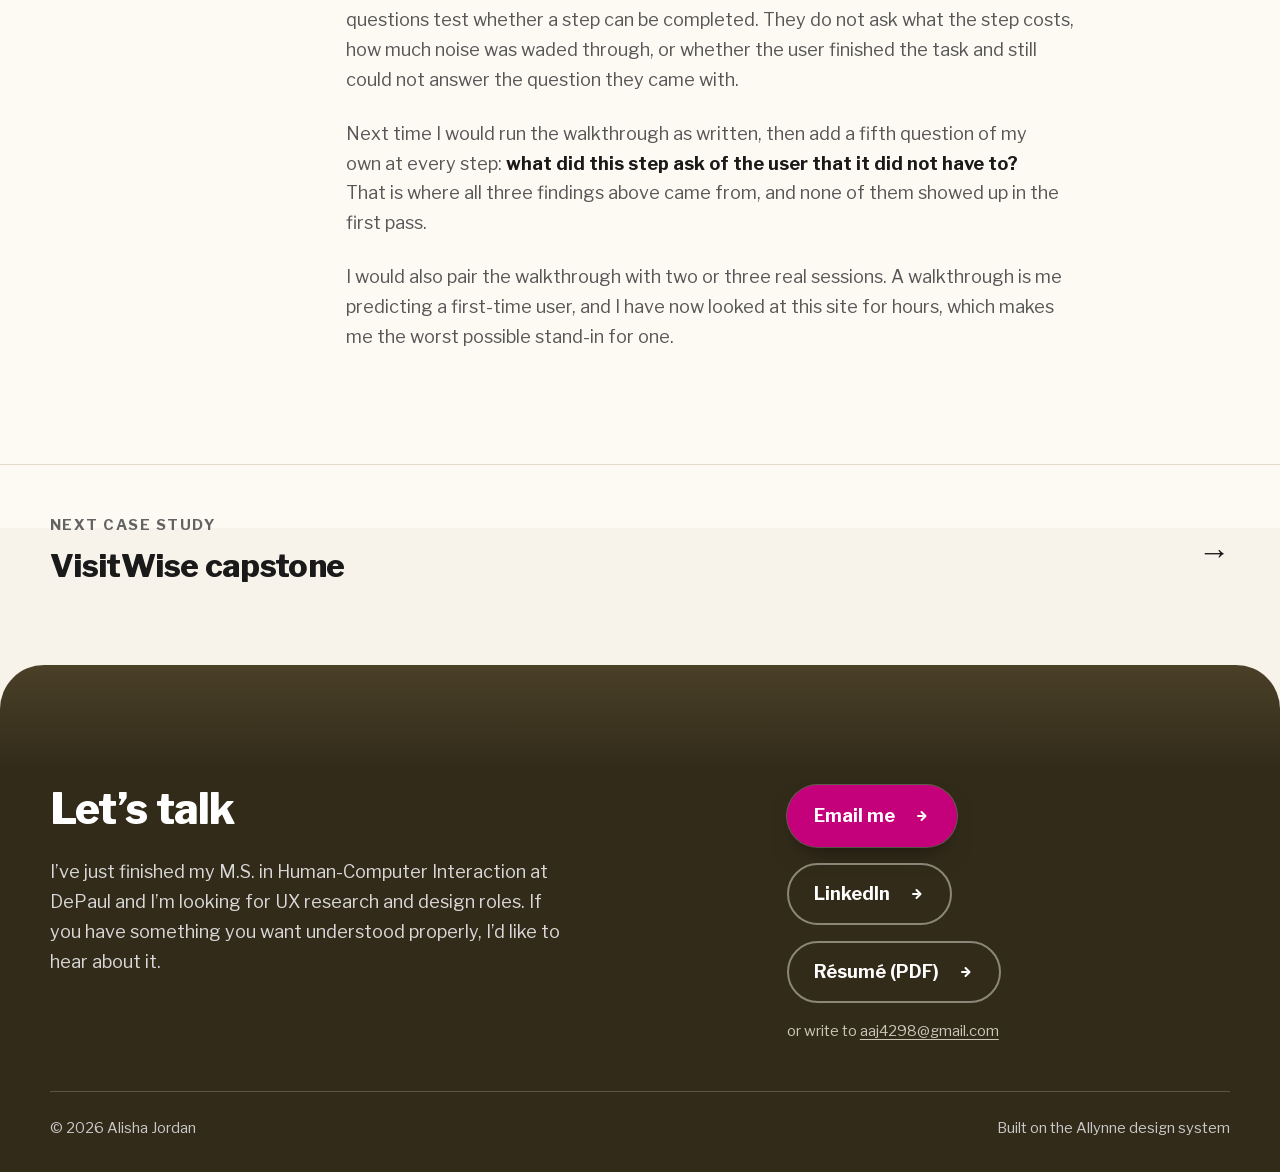
<file: work/shein.html>
<!DOCTYPE html>
<html lang="en">
<head>
<meta charset="utf-8">
<meta name="viewport" content="width=device-width, initial-scale=1">
<title>Shein — cognitive walkthrough — Alisha Jordan</title>
<meta name="description" content="A solo cognitive walkthrough of Shein's desktop storefront: three tasks, sixteen action steps, Lewis and Rieman's four questions, and three problems rated by severity.">
<link rel="icon" href="../assets/img/favicon.png" type="image/png">
<link rel="stylesheet" href="../css/style.css">
<script>document.documentElement.className += ' js';</script>
</head>
<body>

<a class="skip-link" href="#main">Skip to content</a>
<div class="progress" role="presentation"></div>

<header class="nav">
  <div class="wrap nav__inner">
    <a class="nav__brand" href="../index.html">
      <img src="../assets/img/allynne-logo.png" alt="" width="34" aria-hidden="true">
      Alisha Jordan
    </a>

    <button class="nav__toggle" type="button" aria-expanded="false" aria-controls="nav-links">
      <span class="visually-hidden">Menu</span>
      <svg width="20" height="14" viewBox="0 0 20 14" fill="none" aria-hidden="true">
        <path d="M0 1h20M0 7h20M0 13h20" stroke="currentColor" stroke-width="2"/>
      </svg>
    </button>

    <nav aria-label="Main">
      <ul class="nav__links" id="nav-links">
        <li><a href="../index.html"><span class="nav__sweep" aria-hidden="true"></span><span class="nav__txt">Home</span><span class="nav__txt nav__txt--in" aria-hidden="true">Home</span></a></li>
        <li><a href="../work.html" aria-current="true"><span class="nav__sweep" aria-hidden="true"></span><span class="nav__txt">Work</span><span class="nav__txt nav__txt--in" aria-hidden="true">Work</span></a></li>
        <li><a href="../about.html"><span class="nav__sweep" aria-hidden="true"></span><span class="nav__txt">About</span><span class="nav__txt nav__txt--in" aria-hidden="true">About</span></a></li>
      </ul>
    </nav>
  </div>
</header>

<main id="main">

  <section class="case-hero field">
    <div class="grain" aria-hidden="true"></div>
    <div class="wrap">
      <p class="eyebrow rise" style="--d:.05s">Case study &middot; Cognitive walkthrough</p>
      <h1 class="rise" style="--d:.12s">Shein</h1>
      <p class="lede rise" style="--d:.22s">
        Six hundred thousand products, a homepage that never stops moving, and a
        storefront built to keep you scrolling. I walked three ordinary shopping
        tasks step by step as a first-time user, asked four questions at every
        step, and then went back a second time because passing everything on the
        first pass is not a result.
      </p>

      <dl class="facts rise" style="--d:.3s">
        <div>
          <dt>My role</dt>
          <dd>Solo, start to finish</dd>
        </div>
        <div>
          <dt>Course</dt>
          <dd>HCI 460</dd>
        </div>
        <div>
          <dt>Method</dt>
          <dd>Individual cognitive walkthrough, Lewis &amp; Rieman&rsquo;s four questions</dd>
        </div>
        <div>
          <dt>Scope</dt>
          <dd>3 tasks, 16 action steps, desktop web</dd>
        </div>
      </dl>
    </div>
  </section>


  <section class="section section--lift">
    <div class="wrap case-layout">

      <aside class="rail" aria-label="On this page">
        <ol>
          <li><a href="#site">The site</a></li>
          <li><a href="#method">The method</a></li>
          <li><a href="#tasks">The three tasks</a></li>
          <li><a href="#firstpass">First pass</a></li>
          <li><a href="#secondpass">Second pass</a></li>
          <li><a href="#reflection">Looking back</a></li>
        </ol>
      </aside>

      <div class="case-body">

        <h2 id="site">The site</h2>
        <p>
          Shein sells fast fashion globally on desktop and mobile to tweens, teens
          and people in their twenties. It carries over 600,000 products, and the
          interface is built accordingly: pop-ups, banners, badges and rotating
          promotions, all of it working to keep you moving through the catalog.
        </p>
        <p>
          That density is a deliberate commercial choice, not an accident, which
          makes it interesting to evaluate. The question is not whether the site is
          cluttered. It obviously is. The question is whether a first-time shopper
          can still complete an ordinary task inside the clutter, and where exactly
          the noise starts costing them.
        </p>

        <h2 id="method">The method</h2>
        <p>
          A cognitive walkthrough simulates a new user. You define the task, write
          out the happy path, then step through it one action at a time asking
          Lewis and Rieman&rsquo;s four questions of every step:
        </p>
        <ol>
          <li>Will the user be trying to produce the effect this action has?</li>
          <li>Will they see the control for it?</li>
          <li>Once they find it, will they recognize it produces the effect they want?</li>
          <li>After acting, will they understand the feedback well enough to move on with confidence?</li>
        </ol>
        <p>
          A step only passes if the answer is yes four times. Anything short of that
          is a place a new user can fall out of the flow. Problems get rated on the
          standard severity scale:
        </p>

        <div class="callout">
          <h3>Severity scale</h3>
          <p>
            <strong>0</strong> not a usability problem &middot;
            <strong>1</strong> cosmetic only &middot;
            <strong>2</strong> minor usability problem &middot;
            <strong>3</strong> major usability problem &middot;
            <strong>4</strong> usability catastrophe
          </p>
        </div>

        <h2 id="tasks">The three tasks</h2>
        <p>
          Three things a new shopper does in their first visit, each with the happy
          path written out before I touched the site, so I was measuring the
          interface rather than my own memory of it.
        </p>

        <div class="split">
          <div>
            <h3>Task 1 &middot; Find a fur coat</h3>
            <ul>
              <li>Start at the homepage</li>
              <li>Find the search bar</li>
              <li>Type &ldquo;fur coat&rdquo; and submit</li>
              <li>View results</li>
              <li>Apply length, color and detail filters</li>
              <li>Open a coat</li>
            </ul>
          </div>
          <div>
            <h3>Task 2 &middot; Quick add to cart</h3>
            <ul>
              <li>Reach a product listing page</li>
              <li>Spot the quick add icon</li>
              <li>Select it</li>
              <li>Choose color, size, quantity</li>
              <li>Item lands in the cart</li>
            </ul>
          </div>
        </div>
        <div class="split" style="margin-top:var(--sp-4)">
          <div>
            <h3>Task 3 &middot; Save to wishlist</h3>
            <ul>
              <li>Reach a product listing page</li>
              <li>Open a product</li>
              <li>Select the heart icon</li>
              <li>Read the feedback</li>
            </ul>
          </div>
          <div></div>
        </div>

        <div class="slider">
          <div class="slider__track">
            <figure>
              <img src="../assets/img/shein/walkthrough-4.jpg" alt="Shein homepage, and the same page with the search box open showing autocomplete suggestions for fur coat." loading="lazy" width="1600" height="900">
              <figcaption>Task 1, steps 1 to 3. Search is where anyone would look for it, and autocomplete does real work.</figcaption>
            </figure>
            <figure>
              <img src="../assets/img/shein/walkthrough-2.jpg" alt="Shein search results for fur coat with the full filter rail down the left side." loading="lazy" width="1600" height="900">
              <figcaption>Steps 4 to 6. The filter rail runs Category, Color, Details, Fabric Elasticity, Fit Type, Length and more.</figcaption>
            </figure>
            <figure>
              <img src="../assets/img/shein/walkthrough-3.jpg" alt="Filtered results showing three applied filter chips: Slim Fit, Fuzzy and Black." loading="lazy" width="1600" height="900">
              <figcaption>Three filters applied. The chips at the top are genuinely well done: labeled, removable, clearable.</figcaption>
            </figure>
            <figure>
              <img src="../assets/img/shein/walkthrough-5.jpg" alt="Quick add dialog open over the results grid, showing size options with 20 (4XL) drawn in a dashed outline." loading="lazy" width="1600" height="900">
              <figcaption>Task 2. The quick add dialog, four prices deep, with one size drawn differently to the rest.</figcaption>
            </figure>
            <figure>
              <img src="../assets/img/shein/walkthrough-1.jpg" alt="Shein product page with the heart wishlist icon beside the add to cart button, highlighted before and after selection." loading="lazy" width="1600" height="900">
              <figcaption>Task 3. The heart fills in on selection, which is the clearest feedback anywhere in the study.</figcaption>
            </figure>
          </div>
        </div>

        <h2 id="firstpass">First pass: everything passed</h2>
        <p>
          All sixteen action steps cleared all four questions. Search was where
          people expect it, the filters applied instantly, the quick add icon sat on
          every product tile, and the heart changed color when I saved something.
          On paper, three clean tasks.
        </p>

        <div class="callout">
          <h3>Which is a problem</h3>
          <p>
            A walkthrough that finds nothing has usually asked the wrong question. I
            had evaluated whether the happy path <em>works</em>, and it does. I had
            not evaluated what it costs to stay on it. So I went back through my own
            screenshots looking for the places where I had quietly done extra work
            and not counted it.
          </p>
        </div>

        <h2 id="secondpass">Second pass: three problems</h2>
        <p>
          Same screens, same tasks, this time rating what I found rather than only
          asking whether the step could be completed.
        </p>

        <ul class="findings">
          <li class="finding finding--3">
            <p class="finding__sev" aria-hidden="true">3<span>Sev</span></p>
            <h3>The price is shown four different ways at once</h3>
            <p>
              <span class="visually-hidden">Severity 3, major usability problem. </span>
              One product carries a list price, a struck-through price, a percentage
              off, a lower &ldquo;price after applying coupons&rdquo;, and a line
              reading <em>price may vary at checkout based on all items
              purchased</em>. The single question the page exists to answer is what
              this costs, and after reading all of it I still could not say. Every
              step passed, and I still could not answer the question.
            </p>
          </li>

          <li class="finding">
            <p class="finding__sev" aria-hidden="true">2<span>Sev</span></p>
            <h3>Product names truncate mid-word in the grid</h3>
            <p>
              <span class="visually-hidden">Severity 2, minor usability problem. </span>
              Tiles read &ldquo;Aloruh Wome&hellip;&rdquo;, &ldquo;ROMWE
              Gothi&hellip;&rdquo;, &ldquo;#6 Bestseller in Sl&hellip;&rdquo;. The
              badges get the space and the product name loses it, so the grid cannot
              be scanned. Every comparison costs an extra click, on a results page
              built for browsing.
            </p>
          </li>

          <li class="finding">
            <p class="finding__sev" aria-hidden="true">2<span>Sev</span></p>
            <h3>Sold-out sizes are marked by a dashed outline and nothing else</h3>
            <p>
              <span class="visually-hidden">Severity 2, minor usability problem. </span>
              In the quick add dialog, size 20 (4XL) is drawn with a dashed border
              while the others are solid. No label, no &ldquo;out of stock&rdquo;
              text, nothing a screen reader would announce. Anyone not picking up
              that border treatment gets no signal at all, and the largest size in
              the range is the one carrying it.
            </p>
          </li>
        </ul>

        <div class="quote">
          <p>The interface never blocked me. It just made me pay attention to the wrong things, and I only noticed on the second pass.</p>
          <cite>Study notes</cite>
        </div>

        <h3>What was genuinely good</h3>
        <p>
          Worth saying, because a critique that only finds faults is not an
          evaluation either. The applied-filter chips are excellent: each one is
          named, each one has its own remove control, and Clear All sits right beside
          them, so the state of the search is always readable. The heart icon fills
          in on save, which is unmistakable feedback. Search autocomplete does real
          work, offering &ldquo;fur coat plus size&rdquo;, &ldquo;fur coat
          long&rdquo;, &ldquo;fur coat with hood&rdquo; before you finish typing.
        </p>

        <h2 id="reflection">Looking back</h2>
        <p>
          The method did exactly what it says on the tin and no more. Lewis and
          Rieman&rsquo;s four questions test whether a step can be completed. They do
          not ask what the step costs, how much noise was waded through, or whether
          the user finished the task and still could not answer the question they
          came with.
        </p>
        <p>
          Next time I would run the walkthrough as written, then add a fifth question
          of my own at every step: <strong>what did this step ask of the user that it
          did not have to?</strong> That is where all three findings above came from,
          and none of them showed up in the first pass.
        </p>
        <p>
          I would also pair the walkthrough with two or three real sessions. A
          walkthrough is me predicting a first-time user, and I have now looked at
          this site for hours, which makes me the worst possible stand-in for one.
        </p>

      </div>
    </div>
  </section>

  <nav class="pagenav" aria-label="Next case study">
    <div class="wrap">
      <a href="visitwise.html">
        <span>
          <small>Next case study</small>
          <strong>VisitWise capstone</strong>
        </span>
        <span aria-hidden="true" style="font-size:var(--step-2)">&rarr;</span>
      </a>
    </div>
  </nav>

</main>

<footer class="footer">
  <div class="wrap footer__grid">
    <div>
      <h2>Let&rsquo;s talk</h2>
      <p style="color:#D8D8D8; max-width:32rem;">
        I&rsquo;ve just finished my M.S. in Human-Computer Interaction at DePaul
        and I&rsquo;m looking for UX research and design roles. If you have something
        you want understood properly, I&rsquo;d like to hear about it.
      </p>
    </div>
    <div>
      <ul class="footer__contact">
        <li><a class="cta cta--primary" href="mailto:aaj4298@gmail.com">
          <span class="cta__fill" aria-hidden="true"></span>
          <span class="cta__label">Email me</span><svg class="cta__arrow" width="22" height="10" viewBox="0 0 22 10" fill="none" aria-hidden="true"><path class="cta__shaft" d="M15 5H2" stroke="currentColor" stroke-width="2" stroke-linecap="round"/><path class="cta__head" d="M13.5 1 17.5 5l-4 4" stroke="currentColor" stroke-width="2" stroke-linecap="round" stroke-linejoin="round"/></svg>
        </a></li>
        <li><a class="cta" href="https://www.linkedin.com/in/alishajordan326" rel="noopener">
          <span class="cta__fill" aria-hidden="true"></span>
          <span class="cta__label">LinkedIn</span><svg class="cta__arrow" width="22" height="10" viewBox="0 0 22 10" fill="none" aria-hidden="true"><path class="cta__shaft" d="M15 5H2" stroke="currentColor" stroke-width="2" stroke-linecap="round"/><path class="cta__head" d="M13.5 1 17.5 5l-4 4" stroke="currentColor" stroke-width="2" stroke-linecap="round" stroke-linejoin="round"/></svg>
        </a></li>
        <li><a class="cta" href="../assets/docs/alisha-jordan-resume.pdf">
          <span class="cta__fill" aria-hidden="true"></span>
          <span class="cta__label">R&eacute;sum&eacute; (PDF)</span><svg class="cta__arrow" width="22" height="10" viewBox="0 0 22 10" fill="none" aria-hidden="true"><path class="cta__shaft" d="M15 5H2" stroke="currentColor" stroke-width="2" stroke-linecap="round"/><path class="cta__head" d="M13.5 1 17.5 5l-4 4" stroke="currentColor" stroke-width="2" stroke-linecap="round" stroke-linejoin="round"/></svg>
        </a></li>
      </ul>
      <p class="footer__addr">or write to <a href="mailto:aaj4298@gmail.com">aaj4298@gmail.com</a></p>
    </div>
  </div>
  <div class="wrap footer__note">
    <span>&copy; 2026 Alisha Jordan</span>
    <span>Built on the Allynne design system</span>
  </div>
</footer>

<script src="../js/main.js"></script>
</body>
</html>
</file>
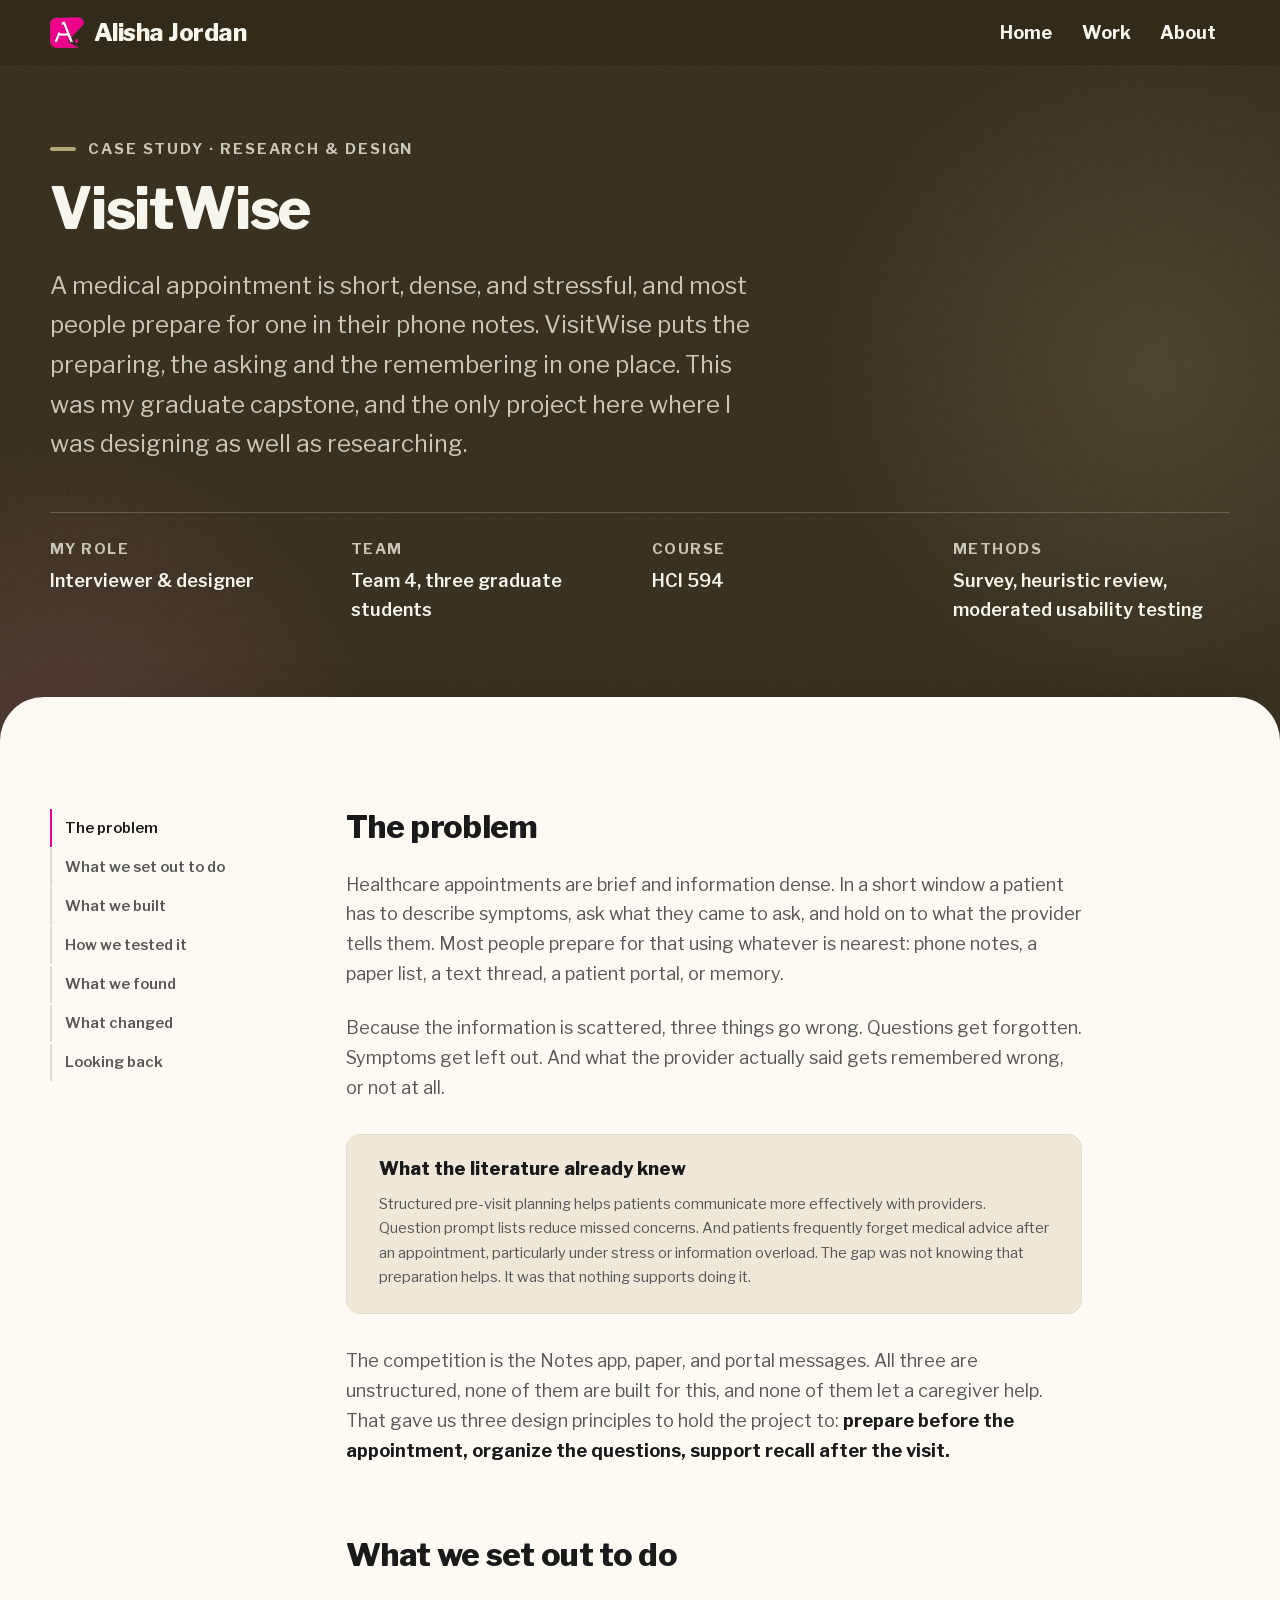
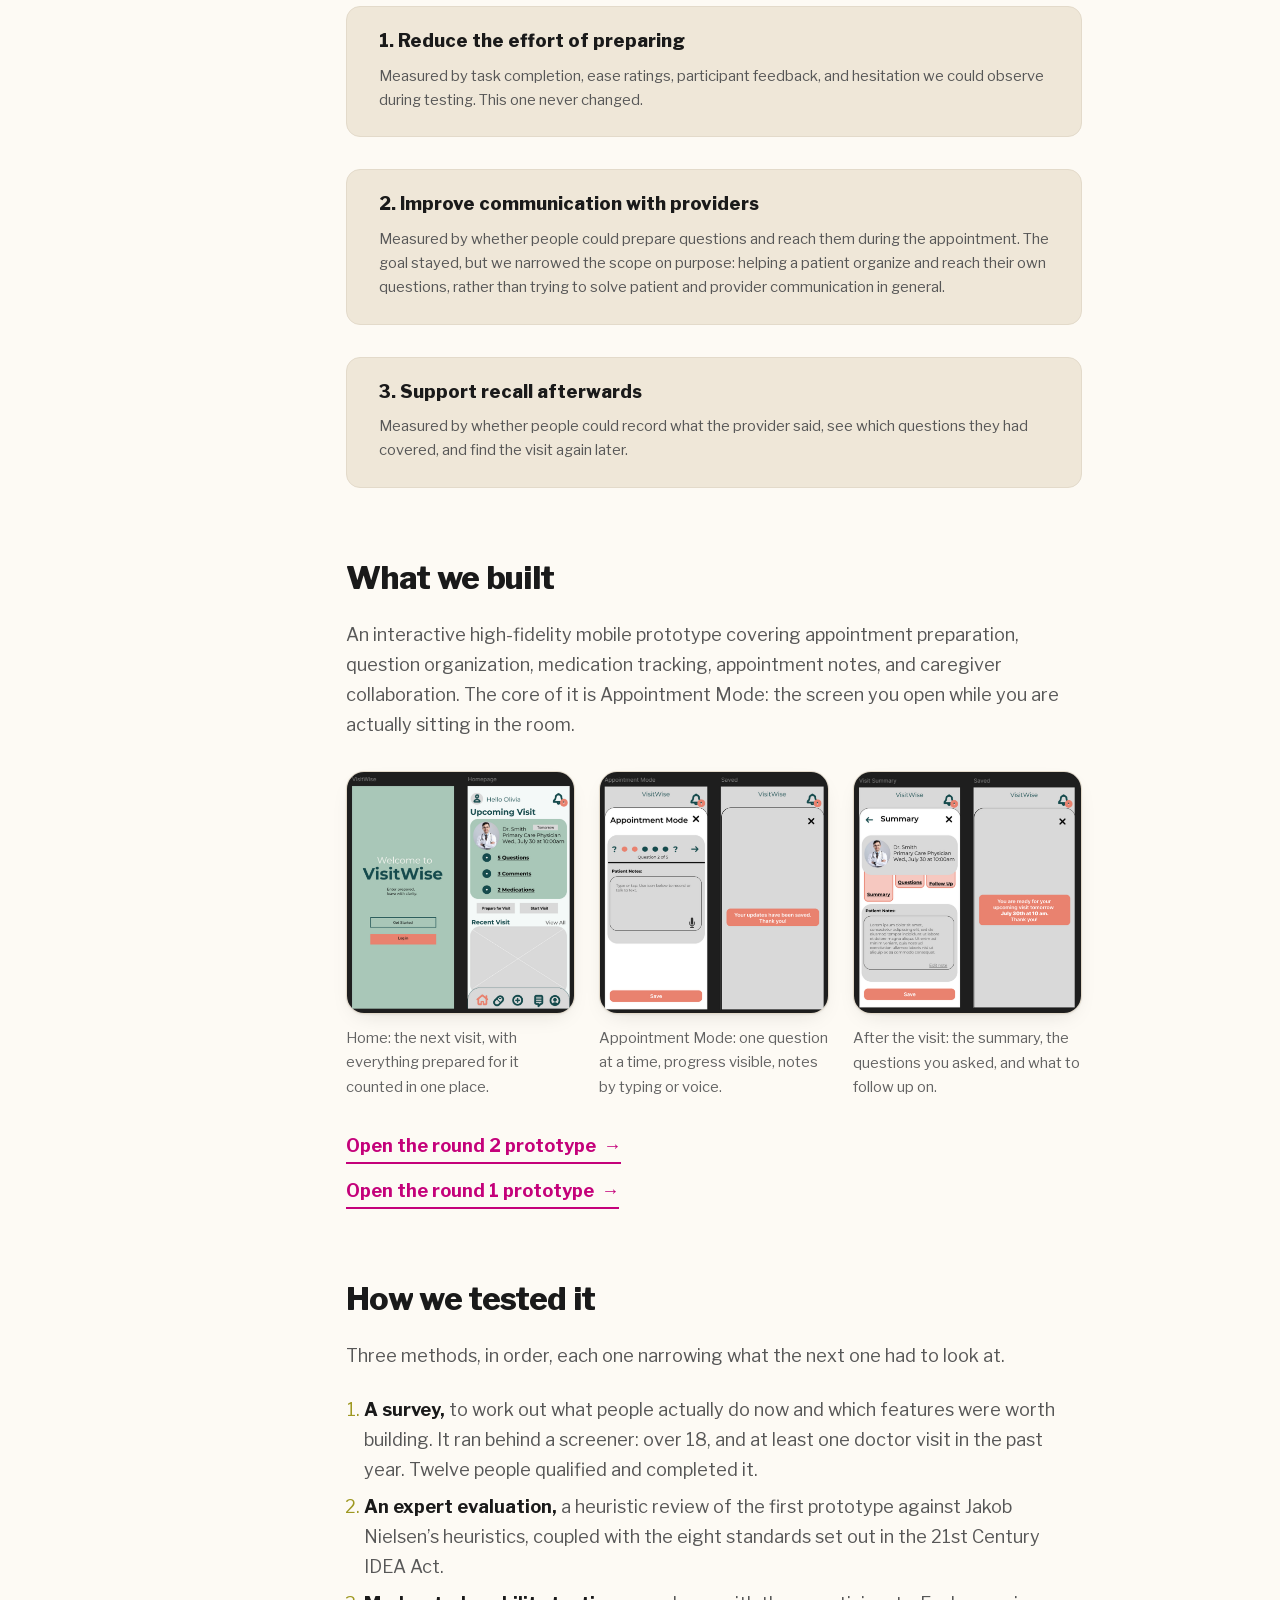
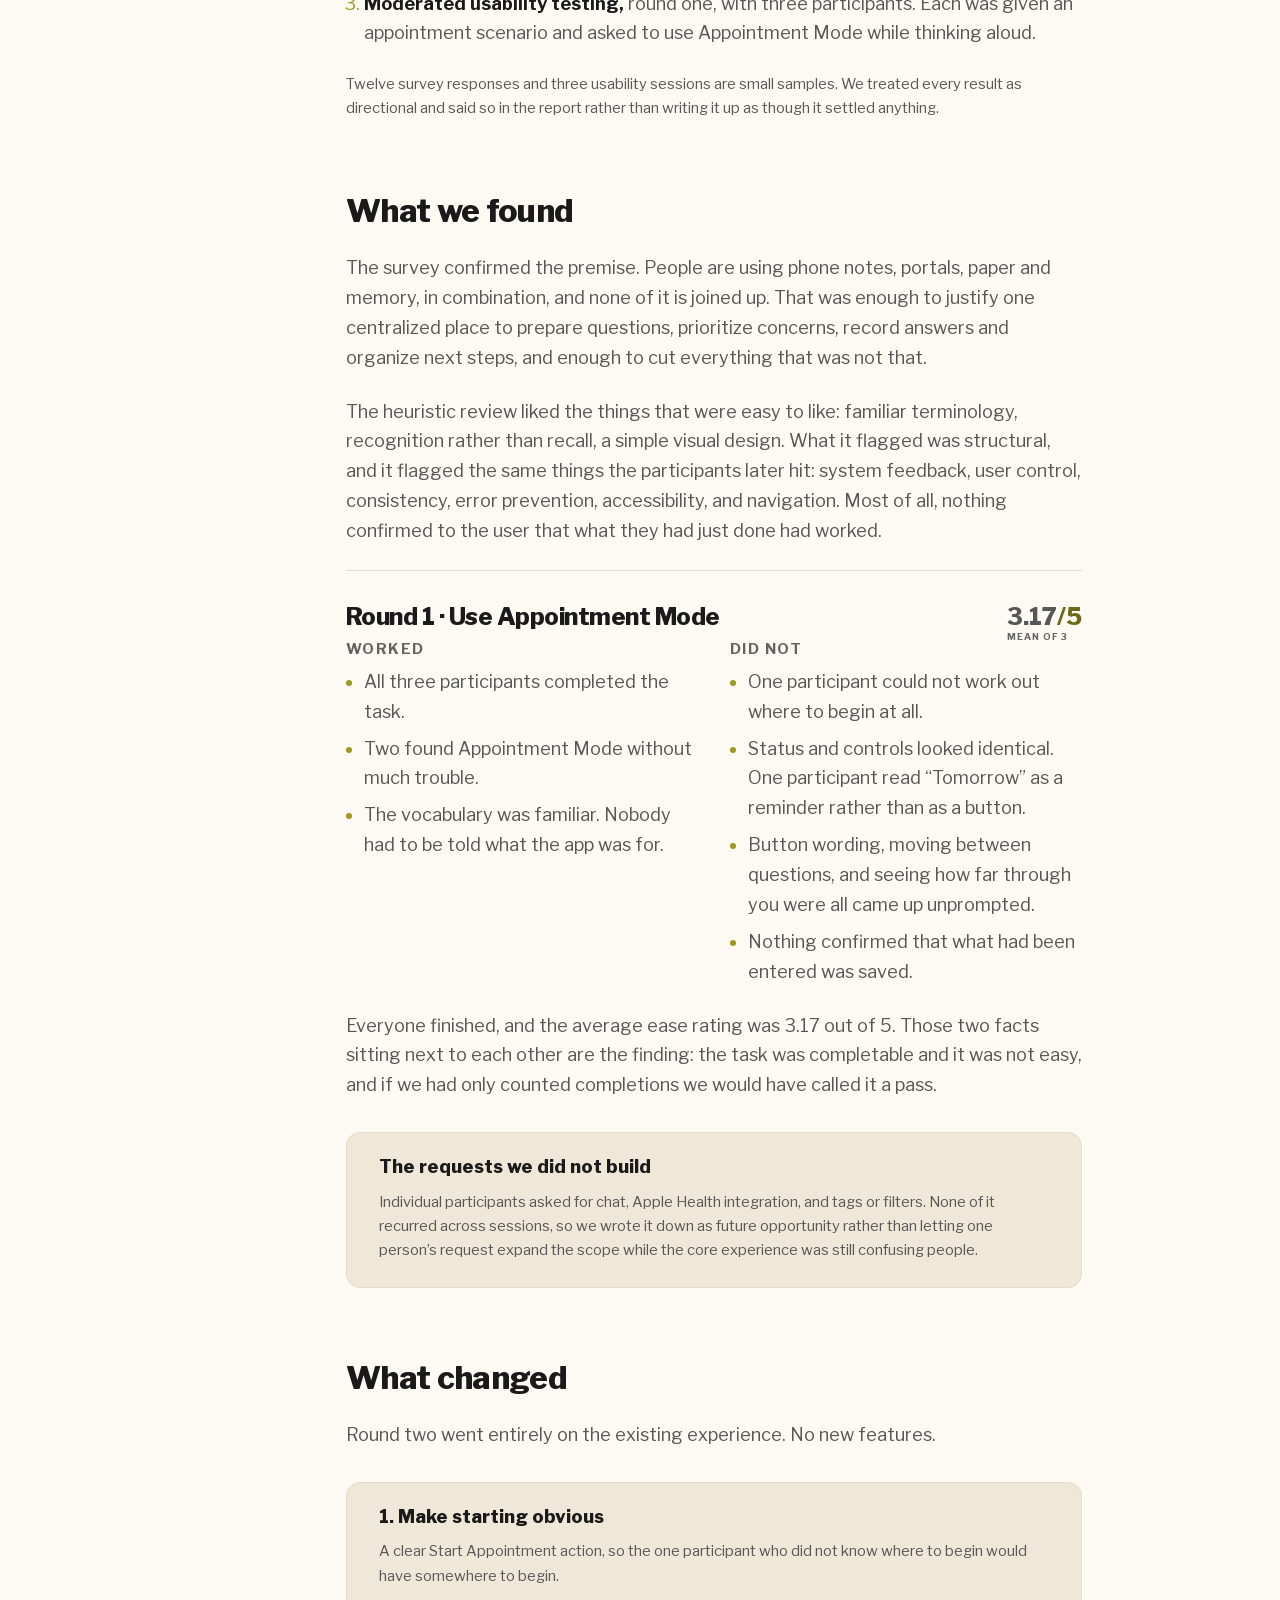
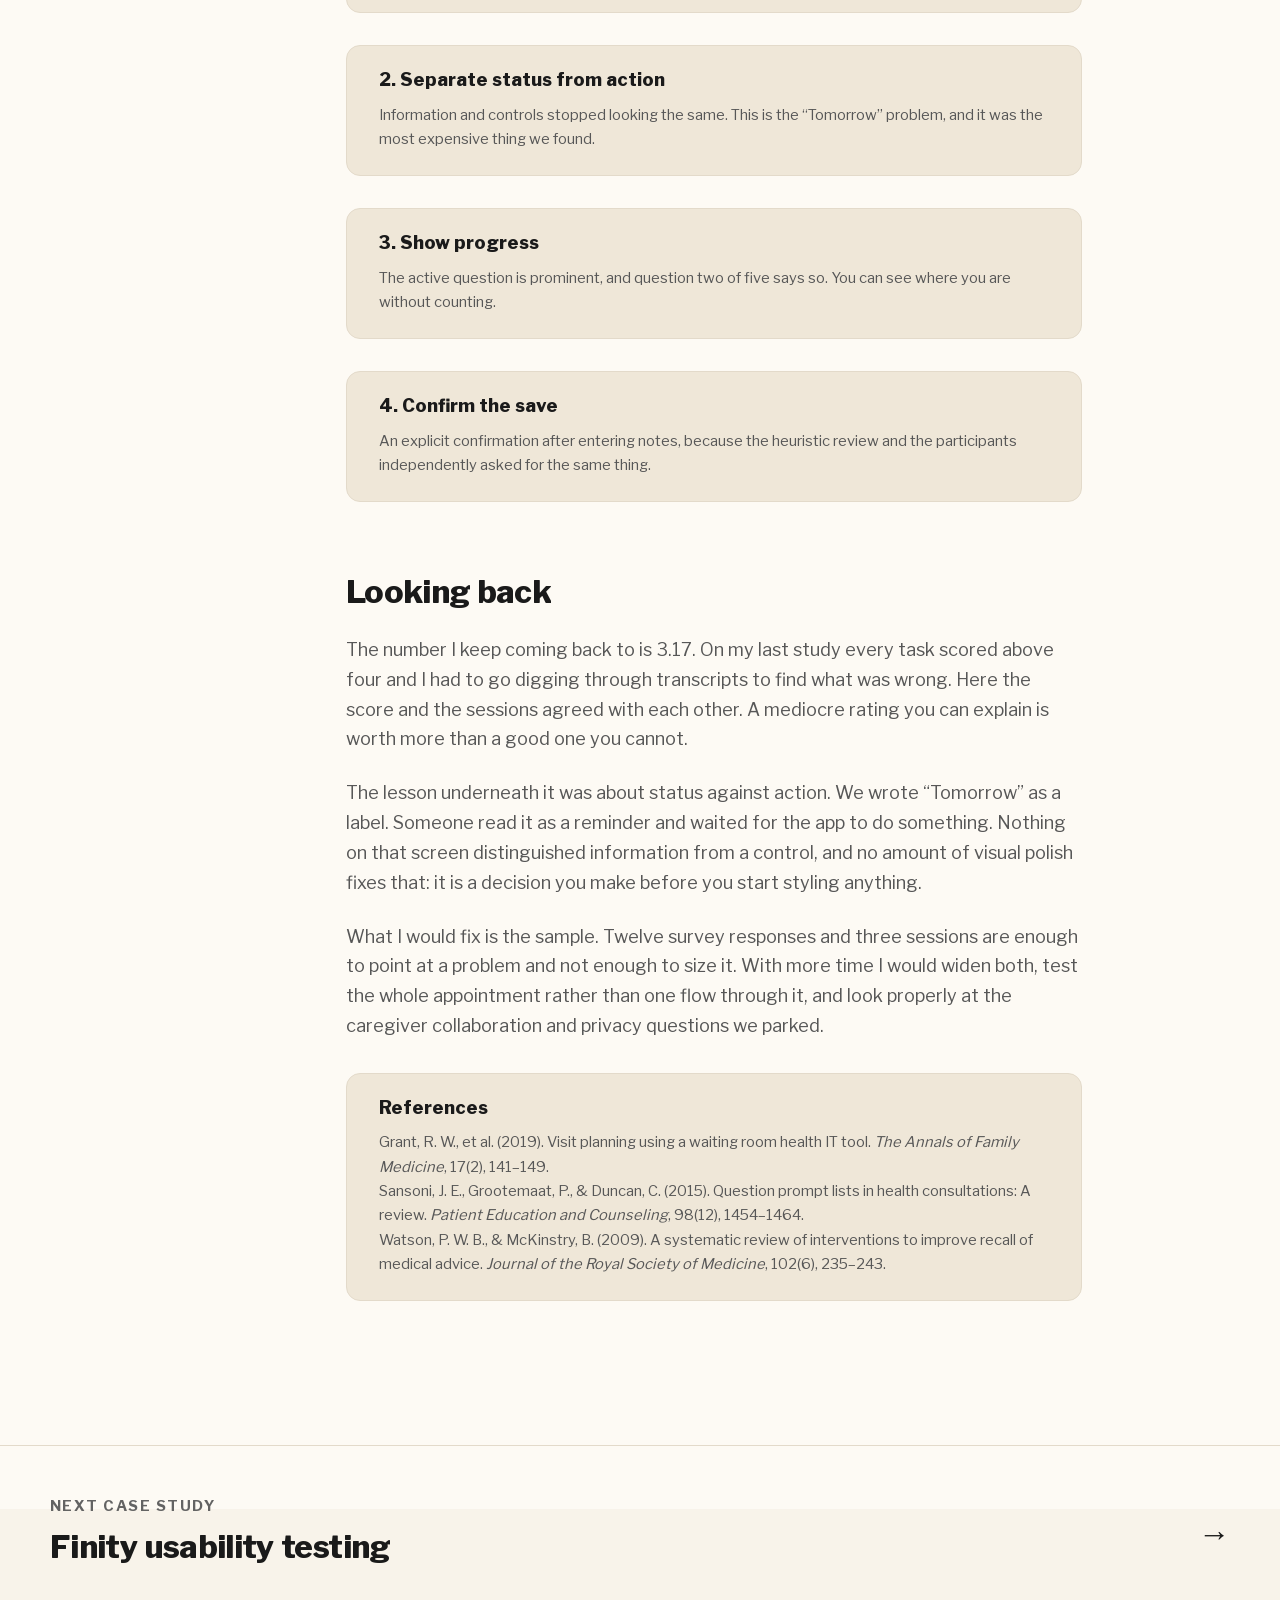
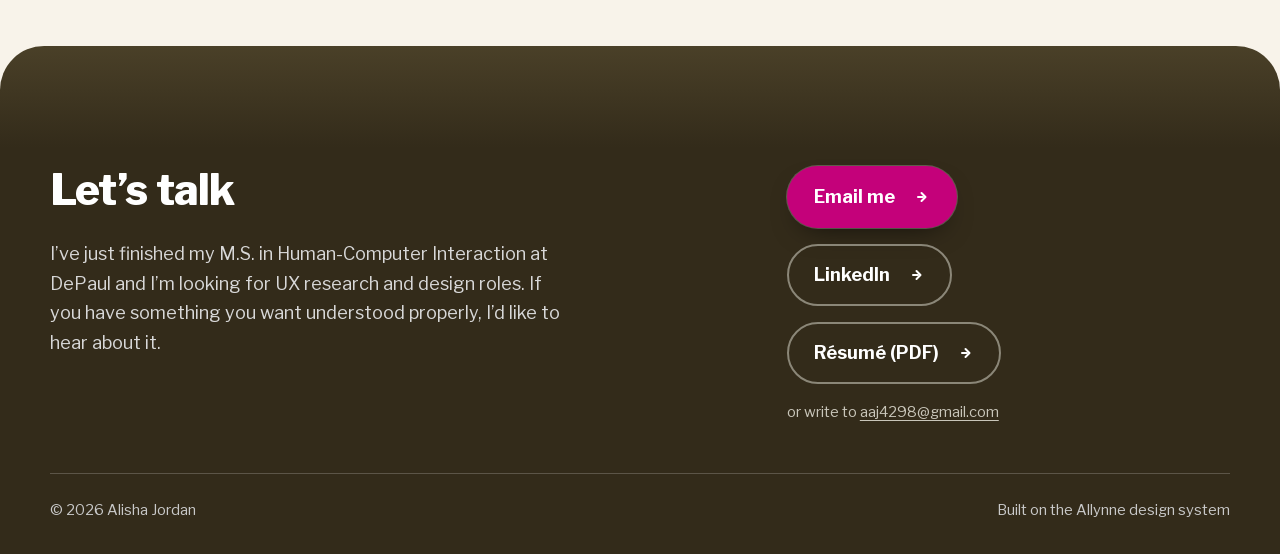
<file: work/visitwise.html>
<!DOCTYPE html>
<html lang="en">
<head>
<meta charset="utf-8">
<meta name="viewport" content="width=device-width, initial-scale=1">
<title>VisitWise — research &amp; design — Alisha Jordan</title>
<meta name="description" content="VisitWise, a mobile app for preparing for healthcare appointments. Graduate capstone: survey research, heuristic review against Nielsen and the 21st Century IDEA Act, and moderated usability testing.">
<link rel="icon" href="../assets/img/favicon.png" type="image/png">
<link rel="stylesheet" href="../css/style.css">
<script>document.documentElement.className += ' js';</script>
</head>
<body>

<a class="skip-link" href="#main">Skip to content</a>
<div class="progress" role="presentation"></div>

<header class="nav">
  <div class="wrap nav__inner">
    <a class="nav__brand" href="../index.html">
      <img src="../assets/img/allynne-logo.png" alt="" width="34" aria-hidden="true">
      Alisha Jordan
    </a>

    <button class="nav__toggle" type="button" aria-expanded="false" aria-controls="nav-links">
      <span class="visually-hidden">Menu</span>
      <svg width="20" height="14" viewBox="0 0 20 14" fill="none" aria-hidden="true">
        <path d="M0 1h20M0 7h20M0 13h20" stroke="currentColor" stroke-width="2"/>
      </svg>
    </button>

    <nav aria-label="Main">
      <ul class="nav__links" id="nav-links">
        <li><a href="../index.html"><span class="nav__sweep" aria-hidden="true"></span><span class="nav__txt">Home</span><span class="nav__txt nav__txt--in" aria-hidden="true">Home</span></a></li>
        <li><a href="../work.html" aria-current="true"><span class="nav__sweep" aria-hidden="true"></span><span class="nav__txt">Work</span><span class="nav__txt nav__txt--in" aria-hidden="true">Work</span></a></li>
        <li><a href="../about.html"><span class="nav__sweep" aria-hidden="true"></span><span class="nav__txt">About</span><span class="nav__txt nav__txt--in" aria-hidden="true">About</span></a></li>
      </ul>
    </nav>
  </div>
</header>

<main id="main">

  <!-- ------------------------------------------------------------- Intro -->
  <section class="case-hero field">
    <div class="grain" aria-hidden="true"></div>
    <div class="wrap">
      <p class="eyebrow rise" style="--d:.05s">Case study &middot; Research &amp; design</p>
      <h1 class="rise" style="--d:.12s">VisitWise</h1>
      <p class="lede rise" style="--d:.22s">
        A medical appointment is short, dense, and stressful, and most people
        prepare for one in their phone notes. VisitWise puts the preparing, the
        asking and the remembering in one place. This was my graduate capstone,
        and the only project here where I was designing as well as researching.
      </p>

      <dl class="facts rise" style="--d:.3s">
        <div>
          <dt>My role</dt>
          <dd>Interviewer &amp; designer</dd>
        </div>
        <div>
          <dt>Team</dt>
          <dd>Team 4, three graduate students</dd>
        </div>
        <div>
          <dt>Course</dt>
          <dd>HCI 594</dd>
        </div>
        <div>
          <dt>Methods</dt>
          <dd>Survey, heuristic review, moderated usability testing</dd>
        </div>
      </dl>
    </div>
  </section>


  <section class="section section--lift">
    <div class="wrap case-layout">

      <!-- ------------------------------------------------------- Side rail -->
      <aside class="rail" aria-label="On this page">
        <ol>
          <li><a href="#problem">The problem</a></li>
          <li><a href="#goals">What we set out to do</a></li>
          <li><a href="#prototype">What we built</a></li>
          <li><a href="#research">How we tested it</a></li>
          <li><a href="#findings">What we found</a></li>
          <li><a href="#changes">What changed</a></li>
          <li><a href="#reflection">Looking back</a></li>
        </ol>
      </aside>

      <!-- ------------------------------------------------------------ Body -->
      <div class="case-body">

        <h2 id="problem">The problem</h2>
        <p>
          Healthcare appointments are brief and information dense. In a short window a
          patient has to describe symptoms, ask what they came to ask, and hold on to
          what the provider tells them. Most people prepare for that using whatever is
          nearest: phone notes, a paper list, a text thread, a patient portal, or memory.
        </p>
        <p>
          Because the information is scattered, three things go wrong. Questions get
          forgotten. Symptoms get left out. And what the provider actually said gets
          remembered wrong, or not at all.
        </p>

        <div class="callout">
          <h3>What the literature already knew</h3>
          <p>
            Structured pre-visit planning helps patients communicate more effectively
            with providers. Question prompt lists reduce missed concerns. And patients
            frequently forget medical advice after an appointment, particularly under
            stress or information overload. The gap was not knowing that preparation
            helps. It was that nothing supports doing it.
          </p>
        </div>

        <p>
          The competition is the Notes app, paper, and portal messages. All three are
          unstructured, none of them are built for this, and none of them let a caregiver
          help. That gave us three design principles to hold the project to:
          <strong>prepare before the appointment, organize the questions, support recall
          after the visit.</strong>
        </p>

        <h2 id="goals">What we set out to do</h2>

        <div class="callout">
          <h3>1. Reduce the effort of preparing</h3>
          <p>
            Measured by task completion, ease ratings, participant feedback, and
            hesitation we could observe during testing. This one never changed.
          </p>
        </div>
        <div class="callout">
          <h3>2. Improve communication with providers</h3>
          <p>
            Measured by whether people could prepare questions and reach them during the
            appointment. The goal stayed, but we narrowed the scope on purpose: helping a
            patient organize and reach their own questions, rather than trying to solve
            patient and provider communication in general.
          </p>
        </div>
        <div class="callout">
          <h3>3. Support recall afterwards</h3>
          <p>
            Measured by whether people could record what the provider said, see which
            questions they had covered, and find the visit again later.
          </p>
        </div>

        <h2 id="prototype">What we built</h2>
        <p>
          An interactive high-fidelity mobile prototype covering appointment preparation,
          question organization, medication tracking, appointment notes, and caregiver
          collaboration. The core of it is Appointment Mode: the screen you open while
          you are actually sitting in the room.
        </p>

        <div class="phones">
          <figure class="phone">
            <img src="../assets/img/visitwise/01-home.png" alt="VisitWise welcome screen and home screen, showing an upcoming visit with counts for questions, comments and medications." loading="lazy" width="894" height="946">
            <figcaption>Home: the next visit, with everything prepared for it counted in one place.</figcaption>
          </figure>
          <figure class="phone">
            <img src="../assets/img/visitwise/02-appointment-mode.png" alt="VisitWise Appointment Mode showing question two of five with progress dots and a patient notes field, and the saved confirmation." loading="lazy" width="892" height="944">
            <figcaption>Appointment Mode: one question at a time, progress visible, notes by typing or voice.</figcaption>
          </figure>
          <figure class="phone">
            <img src="../assets/img/visitwise/03-summary.png" alt="VisitWise visit summary with tabs for summary, questions and follow up, and the saved confirmation." loading="lazy" width="902" height="956">
            <figcaption>After the visit: the summary, the questions you asked, and what to follow up on.</figcaption>
          </figure>
        </div>

        <p style="margin-top:var(--sp-5)">
          <a class="link-arrow" href="https://www.figma.com/proto/B0X9bGBo1Vdrweqk5bz4lt/VisitWise--Copy-?node-id=277-2&amp;t=BoGUFXJgJBJTPnw9-1" rel="noopener">
            Open the round 2 prototype <span aria-hidden="true">&rarr;</span>
          </a>
          <br>
          <a class="link-arrow" href="https://www.figma.com/proto/B0X9bGBo1Vdrweqk5bz4lt/VisitWise--Copy-?node-id=201-2&amp;t=BoGUFXJgJBJTPnw9-1" rel="noopener" style="margin-top:var(--sp-2); display:inline-flex">
            Open the round 1 prototype <span aria-hidden="true">&rarr;</span>
          </a>
        </p>

        <h2 id="research">How we tested it</h2>
        <p>
          Three methods, in order, each one narrowing what the next one had to look at.
        </p>

        <ol>
          <li>
            <strong>A survey,</strong> to work out what people actually do now and which
            features were worth building. It ran behind a screener: over 18, and at least
            one doctor visit in the past year. Twelve people qualified and completed it.
          </li>
          <li>
            <strong>An expert evaluation,</strong> a heuristic review of the first
            prototype against Jakob Nielsen&rsquo;s heuristics, coupled with the eight
            standards set out in the 21st Century IDEA Act.
          </li>
          <li>
            <strong>Moderated usability testing,</strong> round one, with three
            participants. Each was given an appointment scenario and asked to use
            Appointment Mode while thinking aloud.
          </li>
        </ol>

        <p class="note">
          Twelve survey responses and three usability sessions are small samples. We
          treated every result as directional and said so in the report rather than
          writing it up as though it settled anything.
        </p>

        <h2 id="findings">What we found</h2>

        <p>
          The survey confirmed the premise. People are using phone notes, portals, paper
          and memory, in combination, and none of it is joined up. That was enough to
          justify one centralized place to prepare questions, prioritize concerns, record
          answers and organize next steps, and enough to cut everything that was not that.
        </p>

        <p>
          The heuristic review liked the things that were easy to like: familiar
          terminology, recognition rather than recall, a simple visual design. What it
          flagged was structural, and it flagged the same things the participants later
          hit: system feedback, user control, consistency, error prevention,
          accessibility, and navigation. Most of all, nothing confirmed to the user that
          what they had just done had worked.
        </p>

        <div class="task">
          <div class="task__head">
            <h3>Round 1 &middot; Use Appointment Mode</h3>
            <p class="task__score">3.17<em>/5</em><small>Mean of 3</small></p>
          </div>
          <div class="split">
            <div>
              <h4>Worked</h4>
              <ul>
                <li>All three participants completed the task.</li>
                <li>Two found Appointment Mode without much trouble.</li>
                <li>The vocabulary was familiar. Nobody had to be told what the app was for.</li>
              </ul>
            </div>
            <div>
              <h4>Did not</h4>
              <ul>
                <li>One participant could not work out where to begin at all.</li>
                <li>Status and controls looked identical. One participant read
                    &ldquo;Tomorrow&rdquo; as a reminder rather than as a button.</li>
                <li>Button wording, moving between questions, and seeing how far through
                    you were all came up unprompted.</li>
                <li>Nothing confirmed that what had been entered was saved.</li>
              </ul>
            </div>
          </div>
        </div>

        <p>
          Everyone finished, and the average ease rating was 3.17 out of 5. Those two
          facts sitting next to each other are the finding: the task was completable and
          it was not easy, and if we had only counted completions we would have called it
          a pass.
        </p>

        <div class="callout">
          <h3>The requests we did not build</h3>
          <p>
            Individual participants asked for chat, Apple Health integration, and tags or
            filters. None of it recurred across sessions, so we wrote it down as future
            opportunity rather than letting one person&rsquo;s request expand the scope
            while the core experience was still confusing people.
          </p>
        </div>

        <h2 id="changes">What changed</h2>
        <p>
          Round two went entirely on the existing experience. No new features.
        </p>

        <div class="callout">
          <h3>1. Make starting obvious</h3>
          <p>
            A clear Start Appointment action, so the one participant who did not know
            where to begin would have somewhere to begin.
          </p>
        </div>
        <div class="callout">
          <h3>2. Separate status from action</h3>
          <p>
            Information and controls stopped looking the same. This is the
            &ldquo;Tomorrow&rdquo; problem, and it was the most expensive thing we found.
          </p>
        </div>
        <div class="callout">
          <h3>3. Show progress</h3>
          <p>
            The active question is prominent, and question two of five says so. You can
            see where you are without counting.
          </p>
        </div>
        <div class="callout">
          <h3>4. Confirm the save</h3>
          <p>
            An explicit confirmation after entering notes, because the heuristic review
            and the participants independently asked for the same thing.
          </p>
        </div>

        <h2 id="reflection">Looking back</h2>
        <p>
          The number I keep coming back to is 3.17. On my last study every task scored
          above four and I had to go digging through transcripts to find what was wrong.
          Here the score and the sessions agreed with each other. A mediocre rating you
          can explain is worth more than a good one you cannot.
        </p>
        <p>
          The lesson underneath it was about status against action. We wrote
          &ldquo;Tomorrow&rdquo; as a label. Someone read it as a reminder and waited for
          the app to do something. Nothing on that screen distinguished information from
          a control, and no amount of visual polish fixes that: it is a decision you make
          before you start styling anything.
        </p>
        <p>
          What I would fix is the sample. Twelve survey responses and three sessions are
          enough to point at a problem and not enough to size it. With more time I would
          widen both, test the whole appointment rather than one flow through it, and
          look properly at the caregiver collaboration and privacy questions we parked.
        </p>

        <div class="callout">
          <h3>References</h3>
          <p>
            Grant, R. W., et al. (2019). Visit planning using a waiting room health IT
            tool. <em>The Annals of Family Medicine</em>, 17(2), 141&ndash;149.<br>
            Sansoni, J. E., Grootemaat, P., &amp; Duncan, C. (2015). Question prompt lists
            in health consultations: A review. <em>Patient Education and Counseling</em>,
            98(12), 1454&ndash;1464.<br>
            Watson, P. W. B., &amp; McKinstry, B. (2009). A systematic review of
            interventions to improve recall of medical advice.
            <em>Journal of the Royal Society of Medicine</em>, 102(6), 235&ndash;243.
          </p>
        </div>

      </div>
    </div>
  </section>

  <nav class="pagenav" aria-label="Next case study">
    <div class="wrap">
      <a href="finity.html">
        <span>
          <small>Next case study</small>
          <strong>Finity usability testing</strong>
        </span>
        <span aria-hidden="true" style="font-size:var(--step-2)">&rarr;</span>
      </a>
    </div>
  </nav>

</main>

<footer class="footer">
  <div class="wrap footer__grid">
    <div>
      <h2>Let&rsquo;s talk</h2>
      <p style="color:#D8D8D8; max-width:32rem;">
        I&rsquo;ve just finished my M.S. in Human-Computer Interaction at DePaul
        and I&rsquo;m looking for UX research and design roles. If you have something
        you want understood properly, I&rsquo;d like to hear about it.
      </p>
    </div>
    <div>
      <ul class="footer__contact">
        <li><a class="cta cta--primary" href="mailto:aaj4298@gmail.com">
          <span class="cta__fill" aria-hidden="true"></span>
          <span class="cta__label">Email me</span><svg class="cta__arrow" width="22" height="10" viewBox="0 0 22 10" fill="none" aria-hidden="true"><path class="cta__shaft" d="M15 5H2" stroke="currentColor" stroke-width="2" stroke-linecap="round"/><path class="cta__head" d="M13.5 1 17.5 5l-4 4" stroke="currentColor" stroke-width="2" stroke-linecap="round" stroke-linejoin="round"/></svg>
        </a></li>
        <li><a class="cta" href="https://www.linkedin.com/in/alishajordan326" rel="noopener">
          <span class="cta__fill" aria-hidden="true"></span>
          <span class="cta__label">LinkedIn</span><svg class="cta__arrow" width="22" height="10" viewBox="0 0 22 10" fill="none" aria-hidden="true"><path class="cta__shaft" d="M15 5H2" stroke="currentColor" stroke-width="2" stroke-linecap="round"/><path class="cta__head" d="M13.5 1 17.5 5l-4 4" stroke="currentColor" stroke-width="2" stroke-linecap="round" stroke-linejoin="round"/></svg>
        </a></li>
        <li><a class="cta" href="../assets/docs/alisha-jordan-resume.pdf">
          <span class="cta__fill" aria-hidden="true"></span>
          <span class="cta__label">R&eacute;sum&eacute; (PDF)</span><svg class="cta__arrow" width="22" height="10" viewBox="0 0 22 10" fill="none" aria-hidden="true"><path class="cta__shaft" d="M15 5H2" stroke="currentColor" stroke-width="2" stroke-linecap="round"/><path class="cta__head" d="M13.5 1 17.5 5l-4 4" stroke="currentColor" stroke-width="2" stroke-linecap="round" stroke-linejoin="round"/></svg>
        </a></li>
      </ul>
      <p class="footer__addr">or write to <a href="mailto:aaj4298@gmail.com">aaj4298@gmail.com</a></p>
    </div>
  </div>
  <div class="wrap footer__note">
    <span>&copy; 2026 Alisha Jordan</span>
    <span>Built on the Allynne design system</span>
  </div>
</footer>

<script src="../js/main.js"></script>
</body>
</html>
</file>
<file: css/style.css>
/* ==========================================================================
   Alisha Jordan — UX Portfolio
   Built on the Allynne design system (olive + magenta, Libre Franklin)

   Contrast note: the brand olive (#9E9821) is 3.0:1 on white and the brand
   magenta (#ED018C) is 4.2:1. Both fall under the WCAG AA 4.5:1 threshold for
   body text, so they are used for large headings, buttons and decoration only.
   Links and small text use --magenta-deep (#C4017A, 5.8:1) instead. The nav and
   the heroes are a dark band, and everything sitting on it has its own token in
   section 9c rather than borrowing one of these. Greys were checked against
   --paper-alt and --magenta-wash, not just white, because a tinted background
   quietly costs about 0.2 of a ratio point.
   ========================================================================== */

/* --------------------------------------------------------------- 1. Font */

@font-face {
  font-family: 'Libre Franklin';
  src: url('../assets/fonts/libre-franklin-latin.woff2') format('woff2-variations'),
       url('../assets/fonts/libre-franklin-latin.woff2') format('woff2');
  font-weight: 400 800;
  font-style: normal;
  font-display: swap;
}

/* ------------------------------------------------------------- 2. Tokens */

:root {
  /* Brand */
  --olive:        #9E9821;
  --olive-deep:   #6E6A17;   /* AA-safe under white text */
  --olive-57:     #ADA675;   /* the 57% swatch from her palette, flattened */
  --olive-wash:   #EFE7D8;   /* image beds and the portrait arch */
  --magenta:      #ED018C;   /* decoration only: 4.2:1 is too low for text */
  --magenta-deep: #C4017A;   /* AA-safe for links, small text and buttons */
  --magenta-dark: #A30165;   /* button hover */
  --magenta-wash: #FDF0F7;

  /* Ink */
  --ink:       #1A1A1A;      /* 17.4:1 on paper */
  --ink-soft:  #575757;      /*  7.2:1 on paper */
  --ink-faint: #636363;      /*  4.6:1 on the deepest wash, 6.1:1 on paper */

  /* Surfaces. A tonal ladder, not a set of unrelated backgrounds. Pure white
     is deliberately absent: it was the reason the page fell off a cliff from
     the hero into the body, and a warm off-white is the current answer to that
     everywhere (it is what Pantone named for 2026). Adjacent surfaces are
     never more than a small step apart, so scrolling never snaps.

     Warm clay rather than a cool grey, because the palette was olive, magenta
     and white with nothing in the middle. Clay is that middle register, and
     magenta sits far better on a warm cream than on a cold one. */
  --canvas:    #F8F3EA;      /* the page behind everything */
  --paper:     #FDFAF4;      /* cards, the panel that lifts out of the hero */
  --paper-alt: #F4EDE2;      /* alternating sections */
  --rule:      #E3DACA;
  --ink-deep-olive: #332B1A;  /* footer: the dark end of the same warm family */
  --night-cream:    #F7F6EC;  /* type and fills on the footer */

  /* The band: nav and every hero. It is --ink-deep-olive on purpose, the same
     value the footer already uses, so the page opens and closes on one surface.
     Everything that sits on it gets a token here rather than a one-off colour,
     which is what makes the band a single decision instead of thirty. */
  --hero-band:      #332B1A;
  --band-ink:       #F7F6EC;  /* 12.9:1 -- headings, the name, fact values */
  --band-ink-soft:  #C9C6BA;  /*  8.2:1 -- ledes, eyebrows, fact labels */
  --band-accent:    #FF7EC0;  /*  6.0:1 -- the magenta, lifted to clear AA here */
  --band-marker:    #ADA675;  /*  5.7:1 -- her 57% olive swatch, the eyebrow bar */
  --band-rule:      rgba(247, 246, 236, .22);

  /* Type scale (fluid) */
  --step--1: clamp(0.83rem, 0.79rem + 0.18vw, 0.92rem);
  --step-0:  clamp(1rem, 0.96rem + 0.22vw, 1.13rem);
  --step-1:  clamp(1.25rem, 1.16rem + 0.44vw, 1.5rem);
  --step-2:  clamp(1.56rem, 1.4rem + 0.8vw, 2.0rem);
  --step-3:  clamp(1.95rem, 1.68rem + 1.35vw, 2.66rem);
  --step-4:  clamp(2.44rem, 2.0rem + 2.2vw, 3.55rem);
  --step-5:  clamp(3.05rem, 2.35rem + 3.5vw, 4.74rem);

  /* Space */
  --sp-1: 0.5rem;  --sp-2: 0.75rem; --sp-3: 1rem;   --sp-4: 1.5rem;
  --sp-5: 2rem;    --sp-6: 3rem;    --sp-7: 4.5rem; --sp-8: 7rem;

  /* Layout */
  --wide:  1180px;
  --prose: 42rem;
  --radius: 14px;

  /* How far the section below the hero overlaps it, and how round its top
     corners are. Read by both the hero's bottom padding and the panel. */
  --lift:    3rem;
  --panel-r: 2.75rem;

  --shadow: 0 1px 2px rgba(26,26,26,.05), 0 8px 24px -12px rgba(26,26,26,.18);
  --ease: cubic-bezier(.2, .7, .3, 1);
}

/* -------------------------------------------------------------- 3. Reset */

*, *::before, *::after { box-sizing: border-box; }
* { margin: 0; }

html { -webkit-text-size-adjust: 100%; scroll-behavior: smooth; }
@media (prefers-reduced-motion: reduce) { html { scroll-behavior: auto; } }

body {
  font-family: 'Libre Franklin', 'Helvetica Neue', Arial, system-ui, sans-serif;
  font-size: var(--step-0);
  line-height: 1.65;
  color: var(--ink);
  background: var(--canvas);
  -webkit-font-smoothing: antialiased;
  text-rendering: optimizeLegibility;
}

img, svg, video { display: block; max-width: 100%; height: auto; }
input, button, textarea, select { font: inherit; color: inherit; }
h1, h2, h3, h4 { line-height: 1.14; font-weight: 800; letter-spacing: -0.021em; }
h1 { font-size: var(--step-5); }
h2 { font-size: var(--step-3); }
h3 { font-size: var(--step-1); }
p  { text-wrap: pretty; }
h1, h2, h3, h4 { text-wrap: balance; }

/* ------------------------------------------------------ 4. A11y utilities */

.skip-link {
  position: absolute; left: var(--sp-3); top: -100%;
  z-index: 100; padding: var(--sp-2) var(--sp-4);
  background: var(--ink); color: #fff; border-radius: 0 0 8px 8px;
  text-decoration: none; font-weight: 600;
}
.skip-link:focus { top: 0; }

.visually-hidden {
  position: absolute !important; width: 1px; height: 1px;
  padding: 0; margin: -1px; overflow: hidden;
  clip: rect(0 0 0 0); white-space: nowrap; border: 0;
}

:focus-visible {
  outline: 3px solid var(--magenta-deep);
  outline-offset: 3px;
  border-radius: 3px;
}
/* The nav used to need a white ring because magenta on the deepened olive was
   1.9:1. On the lighter bar the standard ring is 3.8:1 and stays. */

/* --------------------------------------------------------- 5. Layout bits */

.wrap  { width: min(100% - 2.5rem, var(--wide)); margin-inline: auto; }
.prose { width: min(100%, var(--prose)); }
.section { padding-block: var(--sp-8); }
.section--tight { padding-block: var(--sp-7); }
.section--alt { background: var(--paper-alt); }

.rule { border: 0; border-top: 1px solid var(--rule); }

/* Eyebrow label — the small olive marker used above section headings */
.eyebrow {
  display: flex; align-items: center; gap: var(--sp-2);
  font-size: var(--step--1); font-weight: 700;
  letter-spacing: .13em; text-transform: uppercase;
  color: var(--ink-soft); margin-bottom: var(--sp-3);
}
.eyebrow::before {
  content: ''; width: 26px; height: 4px; flex: none;
  background: var(--olive); border-radius: 2px;
}
/* Inside the dark band the marker switches to --band-marker: see 9c. */

/* ------------------------------------------------------------- 6. Buttons */

.btn {
  display: inline-flex; align-items: center; gap: .55em;
  padding: .8em 1.5em;
  background: var(--magenta-deep); color: #fff;
  font-weight: 700; text-decoration: none;
  border: 2px solid var(--magenta-deep); border-radius: 999px;
  cursor: pointer;
  transition: transform .18s var(--ease), background-color .18s var(--ease);
}
.btn:hover { background: var(--magenta-dark); border-color: var(--magenta-dark); transform: translateY(-2px); }
.btn:active { transform: translateY(0); }

.btn--ghost { background: transparent; color: var(--ink); border-color: var(--ink); }
.btn--ghost:hover { background: var(--ink); color: #fff; border-color: var(--ink); }

.btn .arrow { transition: transform .18s var(--ease); }
.btn:hover .arrow { transform: translateX(3px); }

@media (prefers-reduced-motion: reduce) {
  .btn, .btn .arrow { transition: none; }
  .btn:hover { transform: none; }
}

/* --------------------------------------------------------------- 7. Links */

a { color: var(--magenta-deep); }
a:hover { color: var(--ink); }

.link-arrow {
  display: inline-flex; align-items: center; gap: .4em;
  font-weight: 700; text-decoration: none;
  border-bottom: 2px solid currentColor; padding-bottom: 1px;
}

/* ------------------------------------------------------------ 8. Site nav */

/* The bar is the same colour as the hero, with no rule between them, so the top
   of every page is one unbroken block rather than a band sitting on a page.
   Once you scroll past the hero it separates itself: the dark bar over the
   cream body is a clear step without needing a border. Everything that changes
   colour with the band is in 9c, not here. */
.nav {
  position: sticky; top: 0; z-index: 50;
  background: var(--hero-band);
}
.nav__inner {
  display: flex; align-items: center; justify-content: space-between;
  gap: var(--sp-4); padding-block: .7rem;
}
.nav__brand {
  display: inline-flex; align-items: center; gap: .6rem;
  text-decoration: none; color: var(--ink); font-weight: 800;
  font-size: var(--step-1); letter-spacing: -.02em;
}
.nav__brand img { width: 34px; height: auto; }
.nav__brand:hover { color: var(--ink); }

.nav__links { display: flex; gap: .15rem; list-style: none; padding: 0; }
.nav__links a {
  position: relative; display: block; isolation: isolate;
  color: var(--ink); text-decoration: none; font-weight: 700;
  padding: .35em .75em;
  border-radius: 8px;
}
/* Both label colours come from 9c, because they depend on the band. */
.nav__links a:hover { color: inherit; }

/* No visual marker on the current page, by choice: all three links read the
   same at rest. aria-current stays on the link in the markup, so screen readers
   still announce which page you are on. */

/* ---------------------------------------------------- 8b. Nav hover sweep

   Four layers, same idea as the Framer Motion reference: the label lifts away,
   a magenta panel swings up behind it, an ink panel follows, and a second copy
   of the label rises into place on top. Done with transforms and opacity only,
   so it stays on the compositor.

   Scoped to devices that actually hover, so a phone tap never parks a link in
   its hover state, and mirrored on :focus-visible so keyboards get it too.
   -------------------------------------------------------------------- */

.nav__txt { position: relative; z-index: 2; display: block; }

.nav__txt--in {
  position: absolute; inset: 0; z-index: 2;
  display: grid; place-items: center;
}

/* Three panels fan in one after another, so the sweep reads as her palette
   rather than as two flat colors: the pale olive wash flashes first, the brand
   magenta crosses over it, and the ink panel lands last and stays.
   ::after paints over ::before, so ink goes in ::after. */
.nav__sweep { position: absolute; inset: 0; z-index: 1; border-radius: inherit; }
.nav__sweep { background: var(--olive-wash); }
.nav__sweep::before,
.nav__sweep::after { content: ''; position: absolute; inset: 0; }
.nav__sweep::before { background: var(--magenta); }
.nav__sweep::after  { background: var(--ink); }

@media (hover: hover) and (pointer: fine) and (min-width: 46.01rem) {
  .nav__links a { overflow: hidden; }

  /* The reference easing, and a bezier that overshoots slightly to stand in
     for the spring. */
  .nav__links a > * {
    --sweep-ease: cubic-bezier(.32, .72, 0, 1);
    --sweep-spring: cubic-bezier(.22, 1.2, .36, 1);
    will-change: transform;
  }

  .nav__txt {
    transition: transform .55s var(--sweep-spring);
  }
  .nav__txt--in {
    transform: translateY(180%) rotate(-60deg) scale(.5);
    transition: transform .55s var(--sweep-spring);
  }
  /* Parked well clear of the box: at 1.5x width a -40deg rotation swings a
     corner roughly 53px above the panel's own centre, which is enough to peek
     back through the clip at a smaller offset. */
  .nav__sweep {
    transform: translateY(200%) rotate(-40deg) scaleX(1.5);
    transition: transform .5s var(--sweep-ease);
  }
  .nav__sweep::before {
    transform: translateY(150%) rotate(-55deg) scaleX(1.3);
    transition: transform .52s var(--sweep-ease) .07s;
  }
  .nav__sweep::after {
    transform: translateY(190%) rotate(-70deg) scaleX(1.25);
    transition: transform .54s var(--sweep-ease) .14s;
  }

  .nav__links a:hover .nav__txt,
  .nav__links a:focus-visible .nav__txt {
    transform: translateY(-150%) rotate(-30deg) scale(.5);
  }
  .nav__links a:hover .nav__txt--in,
  .nav__links a:focus-visible .nav__txt--in {
    transform: translateY(0) rotate(0deg) scale(1);
  }
  .nav__links a:hover .nav__sweep,
  .nav__links a:focus-visible .nav__sweep {
    transform: translateY(0) rotate(0deg) scaleX(1.5);
  }
  .nav__links a:hover .nav__sweep::before,
  .nav__links a:focus-visible .nav__sweep::before {
    transform: translateY(0) rotate(0deg) scaleX(1.3);
  }
  .nav__links a:hover .nav__sweep::after,
  .nav__links a:focus-visible .nav__sweep::after {
    transform: translateY(0) rotate(0deg) scaleX(1.25);
  }
}

/* Motion off: nothing travels. The sweep becomes a plain fill that switches on
   under the label, and the second copy of the label is dropped entirely.
   These selectors deliberately mirror the hover rules above, because a shorter
   selector would lose to them and leave the label flying off a pill with
   nothing written on it. */
@media (prefers-reduced-motion: reduce) {
  .nav__links a > * { transition: none !important; }
  .nav__txt--in { display: none; }

  .nav__txt,
  .nav__links a:hover .nav__txt,
  .nav__links a:focus-visible .nav__txt { transform: none; }

  .nav__sweep,
  .nav__links a:hover .nav__sweep,
  .nav__links a:focus-visible .nav__sweep { transform: none; }
  .nav__sweep::before,
  .nav__links a:hover .nav__sweep::before,
  .nav__links a:focus-visible .nav__sweep::before { transform: none; }
  .nav__sweep::after,
  .nav__links a:hover .nav__sweep::after,
  .nav__links a:focus-visible .nav__sweep::after { transform: none; }

  .nav__sweep { opacity: 0; }
  .nav__links a:hover .nav__sweep,
  .nav__links a:focus-visible .nav__sweep { opacity: 1; }
  /* No second label here, so the original one has to survive the ink panel. */
  .nav__links a:hover .nav__txt,
  .nav__links a:focus-visible .nav__txt { color: #fff; }
}

.nav__toggle { display: none; }

@media (max-width: 46rem) {
  .nav__toggle {
    display: inline-flex; align-items: center; justify-content: center;
    width: 44px; height: 44px; padding: 0;
    background: transparent; border: 2px solid rgba(26,26,26,.45);
    border-radius: 8px; color: var(--ink); cursor: pointer;
  }
  .nav__links {
    position: absolute; inset: 100% 0 auto 0;
    flex-direction: column; gap: 0;
    background: var(--hero-band); border-bottom: 1px solid rgba(26,26,26,.14);
    padding: var(--sp-2) 1.25rem var(--sp-4);
  }
  .nav__links[hidden] { display: none; }
  .nav__links a { display: block; padding: .7em 0; border-bottom: 1px solid rgba(26,26,26,.18); border-radius: 0; }
  .nav__links .nav__sweep, .nav__links .nav__txt--in { display: none; }
}

/* ---------------------------------------------------------------- 9. Hero */

.hero { padding-block: var(--sp-8) var(--sp-7); position: relative; overflow: clip; }
.hero__grid { display: grid; gap: var(--sp-6); grid-template-columns: 1fr; align-items: center; }
@media (min-width: 60rem) { .hero__grid { grid-template-columns: 1.2fr .8fr; gap: var(--sp-7); } }

.hero__kicker {
  font-size: var(--step-0); font-weight: 700; color: var(--magenta-deep);
  letter-spacing: .01em; margin-bottom: var(--sp-3);
}
.hero h1 { margin-bottom: var(--sp-4); }
/* .hero, not .hero h1: the highlighted phrase lives in the lede. It was
   scoped to the headline and had therefore never rendered once. */
.hero .accent {
  background: linear-gradient(transparent 62%, rgba(237,1,140,.22) 62%);
}
.hero__lede { font-size: var(--step-1); color: var(--ink-soft); max-width: 34rem; }
.hero__actions { display: flex; flex-wrap: wrap; gap: var(--sp-3); margin-top: var(--sp-5); }

/* The arch — lifted from the Card component in her Allynne UI kit */
.arch {
  border-radius: 999px 999px var(--radius) var(--radius);
  overflow: clip;
  background: var(--olive-wash);
}
/* White, not the wash it inherits from .arch -- the hero behind it is that
   wash now, so the placeholder would otherwise vanish into it. A real photo
   covers this anyway. */
.hero__portrait {
  background: var(--paper);
  aspect-ratio: 3 / 4;
  display: grid; place-items: center;
  border: 1px solid var(--rule);
  color: var(--ink-faint); font-size: var(--step--1); text-align: center;
  padding: var(--sp-4);
}
/* Keep the portrait from swallowing the fold on phones. */
@media (max-width: 60rem) {
  .hero__portrait { width: min(100%, 17rem); margin-inline: auto; }
}
.hero__portrait img { width: 100%; height: 100%; object-fit: cover; }
/* The padding above is breathing room for the "photo coming soon" placeholder.
   Once a real photo is in, it reads as a cream mat that squares off the bottom
   corners and fights the arch, so a frame holding an image loses it. The
   placeholder rules stay put for anyone who swaps a photo back out. */
.hero__portrait:has(img), .deck__card:has(img) { padding: 0; }

/* ------------------------------------------------- 9b. Section hand-off

   The hero used to end on a 16px checkered stripe. It read as the bottom of
   the page, which is the opposite of what a divider should do, so the seam is
   now a raised panel instead: the section below the hero has rounded top
   corners, overlaps the hero, and casts a soft shadow up onto it. Scrolling
   past the hero then feels like one surface sliding over another rather than
   two blocks meeting at a line.

   The panel is a pseudo-element rather than a background on the section
   itself, because the case studies keep a position:sticky rail inside this
   same section and an animated transform on an ancestor would drag it along.
   ---------------------------------------------------------------------- */

.section--lift {
  position: relative;
  z-index: 1;
  margin-top: calc(var(--lift) * -1);
  padding-top: var(--sp-8);
  background: none;                    /* the panel carries the colour now */
}
.section--lift > * { position: relative; z-index: 1; }

.section--lift::before {
  content: '';
  position: absolute;
  inset: 0 0 -4rem 0;                  /* slack, so the rise never shows a gap */
  z-index: 0;
  background: var(--paper);
  border-radius: var(--panel-r) var(--panel-r) 0 0;
  box-shadow: 0 -18px 40px -26px rgba(26,26,26,.22);
}
.section--lift.section--alt::before { background: var(--paper-alt); }

/* The panel bleeds 4rem past its own box, so everything after it has to sit
   above it in the paint order. */
main > .section--lift ~ * { position: relative; z-index: 2; }

/* Room for the overlap, plus the band down the hero. It does two jobs: the top
   of every page gets a surface of its own instead of flat white, and the panel
   edge below reads where both surfaces would otherwise be the same cream.

   One colour, edge to edge. A gradient behind the headline reads as a shadow
   falling on a page rather than a coloured surface, and it eats the colour: an
   earlier version was down to a barely-tinted cream by 40% of the way down. */
.hero, .case-hero {
  padding-bottom: calc(var(--sp-7) + var(--lift));
  background: var(--hero-band);
}

/* The landing page carries a touch more of the bloom than the interiors. */
.hero--feature.field::before {
  background: radial-gradient(circle, rgba(173,166,117,.20), rgba(173,166,117,0) 64%);
}

/* ------------------------------------------------------------ 10. Work cards */

.cards { display: grid; gap: var(--sp-5); grid-template-columns: 1fr; }
@media (min-width: 48rem) { .cards { grid-template-columns: repeat(2, 1fr); } }
@media (min-width: 68rem) { .cards--3 { grid-template-columns: repeat(3, 1fr); } }

.card {
  display: flex; flex-direction: column;
  background: var(--paper); border: 1px solid var(--rule);
  border-radius: var(--radius); overflow: clip;
  transition: transform .2s var(--ease), box-shadow .2s var(--ease), border-color .2s var(--ease);
}
.card:hover { transform: translateY(-4px); box-shadow: var(--shadow); border-color: var(--olive-57); }
.card:focus-within { border-color: var(--magenta-deep); }
@media (prefers-reduced-motion: reduce) { .card, .card:hover { transition: none; transform: none; } }

.card__media {
  aspect-ratio: 16 / 10; background: var(--olive-wash);
  display: grid; place-items: center; overflow: clip;
  border-bottom: 1px solid var(--rule);
  /* Without a definite row the track sizes to the image, and an image taller
     than 16/10 then wins against aspect-ratio and stretches the box. */
  grid-template-rows: minmax(0, 1fr);
}
.card__media img { width: 100%; height: 100%; object-fit: cover; object-position: center; }
.card__body { padding: var(--sp-4); display: flex; flex-direction: column; gap: var(--sp-2); flex: 1; }
.card__meta {
  font-size: var(--step--1); font-weight: 700; letter-spacing: .1em;
  text-transform: uppercase; color: var(--ink-faint);
}
.card h3 a { color: inherit; text-decoration: none; }
.card h3 a::after { content: ''; position: absolute; inset: 0; }
.card { position: relative; }
.card p { color: var(--ink-soft); font-size: var(--step--1); line-height: 1.6; }
.card__foot { margin-top: auto; padding-top: var(--sp-2); font-weight: 700; color: var(--magenta-deep); font-size: var(--step--1); }

.tag {
  display: inline-block; padding: .25em .7em;
  background: var(--magenta-wash); color: var(--magenta-deep);
  border-radius: 999px; font-size: var(--step--1); font-weight: 700;
}
.tag--soon { background: var(--olive-wash); color: var(--olive-deep); }

/* ------------------------------------------------------------- 11. Method list */

.methods { display: grid; gap: var(--sp-4); grid-template-columns: 1fr; margin-top: var(--sp-5); }
@media (min-width: 44rem) { .methods { grid-template-columns: repeat(2, 1fr); } }
@media (min-width: 66rem) { .methods { grid-template-columns: repeat(4, 1fr); } }

/* Flex column so the links below can be pushed to a common baseline: the four
   cards carry different amounts of copy and the links were landing at four
   different heights. */
.method { padding-top: var(--sp-3); border-top: 3px solid var(--olive); display: flex; flex-direction: column; }
.method h3 { font-size: var(--step-0); margin-bottom: .35em; }
.method p { font-size: var(--step--1); color: var(--ink-soft); }

/* Where a drawer item has something live behind it. Underlined rather than
   arrowed: these are footnotes to the card, not the card's own call to action,
   and three arrows in a row would compete with the case-study cards above. */
.method__links {
  display: flex; flex-wrap: wrap; gap: var(--sp-3);
  margin-top: auto !important;
  padding-top: var(--sp-3);
}
.method__links a {
  font-weight: 700; text-decoration: none;
  border-bottom: 2px solid currentColor; padding-bottom: 1px;
}

/* ---------------------------------------------------------------- 12. Footer */

/* The footer closes the page with the same gesture the hero opens it with: a
   rounded panel overlapping its neighbour. Going light-to-dark in one edge was
   the last cliff left on the page; framed as a layer, and led into by its own
   short ramp, it reads as the end of the document rather than a wall. */
.footer {
  position: relative; z-index: 3;
  margin-top: calc(var(--lift) * -1);
  background: linear-gradient(180deg, #4A4028 0%, var(--ink-deep-olive) 20%);
  color: #fff;
  border-radius: var(--panel-r) var(--panel-r) 0 0;
  padding-block: calc(var(--sp-7) + var(--lift)) var(--sp-5);
}
.footer a { color: #fff; }
.footer h2 { margin-bottom: var(--sp-4); }
.footer__grid { display: grid; gap: var(--sp-5); grid-template-columns: 1fr; }
@media (min-width: 48rem) { .footer__grid { grid-template-columns: 1.2fr .8fr; gap: var(--sp-7); } }
.footer__contact { list-style: none; padding: 0; display: grid; gap: var(--sp-2); }
.footer__contact a { text-decoration-thickness: 2px; text-underline-offset: 4px; }
.footer__contact { gap: var(--sp-3); }
.footer__contact a { text-decoration: none; }
.footer__addr {
  margin-top: var(--sp-3); font-size: var(--step--1); color: #C9C6BA;
}
.footer__addr a { color: #C9C6BA; text-decoration-thickness: 1px; text-underline-offset: 3px; }

/* ------------------------------------------------------------ 26. CTA button

   The footer actions. Two layers, which is the pattern every good version of
   this uses: the pill itself, and a fill that wipes across it. The fill enters
   from the left and leaves to the right rather than retracting the way it came,
   which is the whole trick -- it reads as something passing through rather than
   a box growing and shrinking.

   The arrow is drawn, not typed. A glyph can only slide; a two-part SVG lets
   the shaft draw itself out from behind the chevron while the chevron advances,
   which is what makes the button feel like it is going somewhere.

   Guarded on (hover: hover) so a tap on a phone never parks a button in its
   hover state, and mirrored on :focus-visible so keyboards get the same thing.
   -------------------------------------------------------------------------- */

.cta {
  position: relative; isolation: isolate; overflow: clip;   /* clip, not hidden: see the note in 15 */
  display: inline-flex; align-items: center; gap: .7em;
  padding: .78em 1.4em;
  border: 2px solid rgba(247,246,236,.45);
  border-radius: 999px;
  font-weight: 700; text-decoration: none;
  color: var(--night-cream);
  width: fit-content;
}
.cta__fill {
  position: absolute; inset: 0; z-index: -1;
  background: var(--night-cream);
  transform: scaleX(0); transform-origin: 100% 50%;
}
.cta__label { position: relative; }
.cta__arrow { flex: none; display: block; overflow: visible; }
.cta__shaft { stroke-dasharray: 13; stroke-dashoffset: 8; }   /* a stub at rest, full length on hover */
.cta__head  { transform: translateX(0); }

/* Primary: her magenta, with a ring so the pill still has an edge against the
   dark footer. The white label on it is 5.8:1, which is what the rule measures;
   the ring is there because the fill itself is only 2.4:1 on this background. */
.cta--primary {
  background: var(--magenta-deep);
  border-color: transparent;
  box-shadow: 0 0 0 1px rgba(247,246,236,.24), 0 12px 28px -14px rgb(0 0 0 / .7);
  color: #fff;
}
.cta--primary .cta__fill { background: var(--magenta-dark); }

@media (hover: hover) and (pointer: fine) {
  .cta, .cta__fill, .cta__shaft, .cta__head {
    transition-timing-function: cubic-bezier(.22, .61, .36, 1);
  }
  .cta        { transition: color .16s ease .14s, border-color .3s; }
  .cta__fill  { transition: transform .42s; }
  .cta__shaft { transition: stroke-dashoffset .34s .06s; }
  .cta__head  { transition: transform .34s .06s; }

  .cta:hover .cta__fill,
  .cta:focus-visible .cta__fill { transform: scaleX(1); transform-origin: 0 50%; }
  .cta:hover, .cta:focus-visible { color: var(--ink-deep-olive); border-color: var(--night-cream); }
  .cta--primary:hover, .cta--primary:focus-visible { color: #fff; }
  .cta:hover .cta__shaft,
  .cta:focus-visible .cta__shaft { stroke-dashoffset: 0; }
  .cta:hover .cta__head,
  .cta:focus-visible .cta__head { transform: translateX(3px); }
}

/* Motion off: the same three end states, arrived at instantly. */
@media (prefers-reduced-motion: reduce) {
  .cta, .cta__fill, .cta__shaft, .cta__head { transition: none !important; }
  .cta:hover .cta__fill, .cta:focus-visible .cta__fill { transform: scaleX(1); transform-origin: 0 50%; }
  .cta:hover, .cta:focus-visible { color: var(--ink-deep-olive); border-color: var(--night-cream); }
  .cta--primary:hover, .cta--primary:focus-visible { color: #fff; }
  .cta:hover .cta__shaft, .cta:focus-visible .cta__shaft { stroke-dashoffset: 0; }
}
.footer__note {
  margin-top: var(--sp-6); padding-top: var(--sp-4);
  border-top: 1px solid rgba(255,255,255,.2);
  font-size: var(--step--1); color: #C9C9C9;
  display: flex; flex-wrap: wrap; gap: var(--sp-3); justify-content: space-between;
}

/* ------------------------------------------------------------- 13. Motion */

/* Only hide content when JS is available to bring it back. Without the .js
   class (script blocked, or it failed) everything stays visible. */
.js .reveal { opacity: 0; transform: translateY(14px); }
.js .reveal.is-visible {
  opacity: 1; transform: none;
  transition: opacity .55s var(--ease), transform .55s var(--ease);
}
@media (prefers-reduced-motion: reduce) {
  .js .reveal, .js .reveal.is-visible { opacity: 1; transform: none; transition: none; }
}

/* ------------------------------------------------- 15. Decorative field

   Alisha asked for "a little more creativity ... maybe a subtle background
   or subtle motion". Everything here is decoration only: it sits behind the
   content, never carries meaning, and stops completely under
   prefers-reduced-motion. Two soft brand-colour clouds drift very slowly,
   with a fine grain over the top so the flat white does not look empty.
   -------------------------------------------------------------------- */

/* clip, not hidden: overflow:hidden would make this a scroll container, and
   every view() timeline inside it would then measure against this box instead
   of the page, so nothing would ever animate. */
.field { position: relative; overflow: clip; isolation: isolate; }
.field > :not(.grain) { position: relative; z-index: 1; }

.field::before,
.field::after {
  content: ''; position: absolute; z-index: 0;
  border-radius: 50%; pointer-events: none;
}
/* Two blooms lift the flat band so it is not a dead rectangle: her 57% olive
   in the top right, her magenta in the bottom left, both barely there. On the
   dark band they read as light rather than as tint, which is why the olive is
   the pale swatch and not the brand olive: at #9E9821 it went muddy. */
.field::before {
  /* top:-4rem, not -22rem: at -22 the circle's centre landed 1rem below the
     hero's top edge, so the bloom was at full strength right on the join with
     the nav and broke the single block of colour. Centred lower, its falloff
     is already zero by the time it reaches the seam, drift and all. */
  width: 46rem; height: 46rem; right: -15rem; top: -4rem;
  background: radial-gradient(circle, rgba(173,166,117,.17), rgba(173,166,117,0) 64%);
}
.field::after {
  width: 42rem; height: 42rem; left: -17rem; bottom: -21rem;
  background: radial-gradient(circle, rgba(255,126,192,.13), rgba(255,126,192,0) 64%);
}

/* Fine film grain, so the empty space has a little texture up close. Slightly
   stronger than the .05 the pale band used: the same noise over a dark surface
   has far less to work with. */
.grain {
  position: absolute; inset: 0; z-index: 0; pointer-events: none;
  opacity: .09;
  background-image: url("data:image/svg+xml,%3Csvg xmlns='http://www.w3.org/2000/svg' width='160' height='160'%3E%3Cfilter id='n'%3E%3CfeTurbulence type='fractalNoise' baseFrequency='.85' numOctaves='3' stitchTiles='stitch'/%3E%3C/filter%3E%3Crect width='100%25' height='100%25' filter='url(%23n)'/%3E%3C/svg%3E");
}

@media (prefers-reduced-motion: no-preference) {
  .field::before { animation: drift-a 34s ease-in-out infinite alternate; }
  .field::after  { animation: drift-b 28s ease-in-out infinite alternate; }
}
@keyframes drift-a {
  from { transform: translate3d(0,0,0)        scale(1);    }
  to   { transform: translate3d(-4rem,3rem,0) scale(1.12); }
}
@keyframes drift-b {
  from { transform: translate3d(0,0,0)       scale(1.08); }
  to   { transform: translate3d(3rem,-2rem,0) scale(1);   }
}

/* ------------------------------------------------------ 16. Entrance */

/* Staggered on load. Delay comes from an inline --d so the order is obvious
   in the markup rather than hidden in nth-child rules. */
.js .rise { opacity: 0; animation: rise .8s var(--ease) both; animation-delay: var(--d, 0s); }
@keyframes rise {
  from { opacity: 0; transform: translateY(18px); }
  to   { opacity: 1; transform: none; }
}
@media (prefers-reduced-motion: reduce) {
  .js .rise { opacity: 1; animation: none; }
}

/* Cards: the image leans in a touch on hover. */
.card__media img { transition: transform .5s var(--ease); }
.card:hover .card__media img,
.card:focus-within .card__media img { transform: scale(1.045); }
@media (prefers-reduced-motion: reduce) {
  .card__media img, .card:hover .card__media img { transition: none; transform: none; }
}

/* -------------------------------------------------- 17. Reading progress */

.progress {
  position: fixed; inset: 0 0 auto 0; height: 3px; z-index: 60;
  background: var(--magenta);
  transform: scaleX(0); transform-origin: 0 50%;
}

/* ------------------------------------------------------- 18. Case study */

.case-hero { padding-top: var(--sp-7); }   /* bottom comes from the hand-off rule */
.case-hero .eyebrow { justify-content: flex-start; }
.case-hero h1 { font-size: var(--step-4); margin-bottom: var(--sp-4); }
.case-hero .lede { font-size: var(--step-1); color: var(--ink-soft); max-width: 44rem; }

.facts {
  display: grid; gap: var(--sp-4); margin-top: var(--sp-6);
  grid-template-columns: repeat(auto-fit, minmax(11rem, 1fr));
  border-top: 1px solid var(--rule); padding-top: var(--sp-4);
}
.facts dt {
  font-size: var(--step--1); font-weight: 700; letter-spacing: .1em;
  text-transform: uppercase; color: var(--ink-soft); margin-bottom: .3em;
}   /* Recoloured on the band by 9c; this value is the fallback. */
.facts dd { margin: 0; font-weight: 600; }

.case-layout { display: grid; gap: var(--sp-6); grid-template-columns: 1fr; }
@media (min-width: 64rem) {
  .case-layout { grid-template-columns: 14rem 1fr; gap: var(--sp-7); }
}
/* Grid items default to min-width:auto, so the non-shrinking carousel slides
   inside would push the whole column wider than the phone. */
/* A grid item's automatic minimum size is its content's min-content size,
   and once an <img> carries intrinsic width/height attributes that is the
   full pixel width of the file. Without this the track refuses to shrink
   and the page gains a horizontal scrollbar on a phone. */
.case-layout > *, .about-grid > *, .hero__grid > *,
.phones > *, .cards > *, .methods > *, .ds-strip > * { min-width: 0; }
.slider, .slider__track { min-width: 0; }

.rail { align-self: start; }
@media (min-width: 64rem) { .rail { position: sticky; top: 5.5rem; } }
.rail ol { list-style: none; padding: 0; display: grid; gap: .1rem; counter-reset: r; }
.rail a {
  display: block; padding: .45em 0 .45em .9em;
  border-left: 2px solid var(--rule);
  font-size: var(--step--1); font-weight: 600;
  color: var(--ink-soft); text-decoration: none;
  transition: border-color .2s var(--ease), color .2s var(--ease);
}
.rail a:hover { color: var(--ink); border-left-color: var(--olive-57); }
.rail a.is-current { color: var(--ink); border-left-color: var(--magenta); }
@media (max-width: 64rem) { .rail { display: none; } }

.case-body { max-width: 46rem; }
.case-body > * + * { margin-top: var(--sp-4); }
.case-body h2 {
  font-size: var(--step-2); margin-top: var(--sp-7); scroll-margin-top: 5rem;
}
.case-body h2:first-child { margin-top: 0; }
.case-body h3 { font-size: var(--step-1); margin-top: var(--sp-5); }
.case-body p, .case-body li { color: var(--ink-soft); }
.case-body strong { color: var(--ink); }
.case-body ul, .case-body ol { padding-left: 1.15rem; display: grid; gap: .45rem; }
.case-body li::marker { color: var(--olive); }

/* Pull quote — participant voice */
.quote {
  margin-block: var(--sp-5);
  padding: var(--sp-4) var(--sp-5);
  border-left: 4px solid var(--magenta);
  background: var(--magenta-wash);
  border-radius: 0 var(--radius) var(--radius) 0;
}
.quote p { font-size: var(--step-1); color: var(--ink); line-height: 1.45; }
.quote cite {
  display: block; margin-top: var(--sp-2); font-style: normal;
  font-size: var(--step--1); font-weight: 700; color: var(--ink-faint);
}

/* Highlight box — my read on the data, kept visually separate from it */
.callout {
  margin-block: var(--sp-5); padding: var(--sp-4) var(--sp-5);
  background: var(--olive-wash); border-radius: var(--radius);
  border: 1px solid var(--rule);
}
.callout h3 { margin: 0 0 var(--sp-2); font-size: var(--step-0); letter-spacing: 0; }
.callout p { color: var(--ink-soft); font-size: var(--step--1); }

/* Findings with a severity badge */
.findings { display: grid; gap: var(--sp-3); padding: 0 !important; list-style: none; margin-top: var(--sp-4); }
.finding {
  display: grid; gap: var(--sp-1) var(--sp-4); align-items: start;
  grid-template-columns: auto 1fr;
  padding: var(--sp-4); border: 1px solid var(--rule); border-radius: var(--radius);
  background: var(--paper);
}
.finding__sev {
  grid-row: span 2; display: grid; place-items: center;
  width: 3rem; height: 3rem; border-radius: 50%;
  font-weight: 800; font-size: var(--step-1); line-height: 1;
  background: var(--olive-wash); color: var(--olive-deep);
}
.finding__sev span { display: block; font-size: .5rem; letter-spacing: .1em; font-weight: 700; }
.finding--3 .finding__sev { background: var(--magenta-wash); color: var(--magenta-deep); }
.finding h3 { margin: 0; font-size: var(--step-0); align-self: center; }
.finding p:not(.finding__sev) { margin: 0; font-size: var(--step--1); grid-column: 2; }

/* Satisfaction bars — real numbers from the raw data */
.bars { display: grid; gap: var(--sp-3); margin-block: var(--sp-5); }
.bar__label {
  display: flex; justify-content: space-between; gap: var(--sp-3);
  font-size: var(--step--1); font-weight: 700; color: var(--ink); margin-bottom: .35em;
}
.bar__track { height: 12px; background: var(--olive-wash); border-radius: 999px; overflow: hidden; }
.bar__fill {
  height: 100%; border-radius: 999px;
  background: linear-gradient(90deg, var(--olive), var(--olive-57));
  width: var(--v);
  transform-origin: 0 50%;
}
.js .reveal .bar__fill { transform: scaleX(0); }
.js .reveal.is-visible .bar__fill { transform: scaleX(1); transition: transform .9s var(--ease) .1s; }
@media (prefers-reduced-motion: reduce) {
  .js .reveal .bar__fill, .js .reveal.is-visible .bar__fill { transform: none; transition: none; }
}
.bars__foot { font-size: var(--step--1); color: var(--ink-faint); }

/* Stat row */
.stats { display: grid; gap: var(--sp-4); grid-template-columns: repeat(auto-fit, minmax(9rem, 1fr)); margin-block: var(--sp-5); }
.stat { border-top: 3px solid var(--olive); padding-top: var(--sp-2); }
.stat b { display: block; font-size: var(--step-3); font-weight: 800; letter-spacing: -.03em; line-height: 1; }
.stat span { font-size: var(--step--1); color: var(--ink-soft); }

/* Figures */
.figure { margin-block: var(--sp-5); }
.figure img { width: 100%; border-radius: var(--radius); border: 1px solid var(--rule); }
.figure figcaption { margin-top: var(--sp-2); font-size: var(--step--1); color: var(--ink-faint); }

/* Phone screens */
.phones {
  display: grid; gap: var(--sp-4); margin-block: var(--sp-5);
  grid-template-columns: repeat(auto-fit, minmax(9.5rem, 1fr));
  /* fan-in tilts each phone 7deg on the way in, and a rotated box has a wider
     bounding box than the column it sits in, which on a narrow screen reached
     past the viewport. clip, never hidden: hidden would make this a scroll
     container and every view() timeline inside it would stop advancing. */
  overflow: clip;
  overflow-clip-margin: .75rem;
}
.phone { margin: 0; }
.phone img {
  width: 100%; border-radius: 18px; border: 1px solid var(--rule);
  background: #fff; box-shadow: var(--shadow);
}
.phone figcaption { margin-top: var(--sp-2); font-size: var(--step--1); color: var(--ink-faint); }

/* ---------------------------------------------------------- 19. Slider */

/* Scroll-snap carousel. Without JS it is still a scrollable strip, which is
   why the buttons are added by script rather than sitting in the markup. */
.slider { position: relative; margin-block: var(--sp-5); }
.slider__track {
  display: flex; gap: var(--sp-4);
  overflow-x: auto; scroll-snap-type: x mandatory;
  scroll-behavior: smooth; padding-bottom: var(--sp-3);
  scrollbar-width: thin;
}
@media (prefers-reduced-motion: reduce) { .slider__track { scroll-behavior: auto; } }
.slider__track > * {
  flex: 0 0 min(84%, 22rem); scroll-snap-align: start; margin: 0;
}
.slider__track img {
  width: 100%; aspect-ratio: 4 / 3; object-fit: contain;
  border-radius: var(--radius); border: 1px solid var(--rule);
  background: var(--paper-alt); padding: .4rem;
}
.slider__track figcaption { margin-top: var(--sp-2); font-size: var(--step--1); color: var(--ink-faint); }
.slider__nav { display: flex; align-items: center; gap: var(--sp-2); margin-top: var(--sp-2); }
.slider__btn {
  width: 42px; height: 42px; display: grid; place-items: center;
  border: 2px solid var(--ink); border-radius: 50%;
  background: transparent; cursor: pointer;
  transition: background-color .18s var(--ease), color .18s var(--ease);
}
.slider__btn:hover:not(:disabled) { background: var(--ink); color: #fff; }
.slider__btn:disabled { opacity: .3; cursor: default; }
.slider__count { font-size: var(--step--1); color: var(--ink-faint); font-weight: 600; }

/* -------------------------------------------------------- 20. Page nav */

.pagenav { border-top: 1px solid var(--rule); padding-block: var(--sp-6); }
/* The footer sits on a negative margin of --lift, so the block below the
   pagenav has to clear that before it reads as space. */
.pagenav { padding-bottom: calc(var(--sp-7) + var(--lift)); }
.pagenav a {
  display: flex; justify-content: space-between; align-items: center; gap: var(--sp-4);
  text-decoration: none; color: var(--ink);
}
.pagenav small {
  display: block; font-size: var(--step--1); font-weight: 700; letter-spacing: .1em;
  text-transform: uppercase; color: var(--ink-faint); margin-bottom: .2em;
}
.pagenav strong { font-size: var(--step-2); font-weight: 800; letter-spacing: -.02em; }
.pagenav a:hover strong { color: var(--magenta-deep); }

/* --------------------------------------------------- 23. Scroll storytelling

   Two halves. The word-level heading reveal runs on a transition, because it
   needs to fire once and stay put. Everything below it runs on a scroll-driven
   timeline: progress is tied to where the element sits in the viewport rather
   than to a clock, so it tracks the scrollbar exactly and reverses when you
   scroll back up. That work happens on the compositor, not in a scroll handler.

   Ranges are deliberately long. Alisha's note was that the first pass felt
   "very light" -- the moves were small and finished almost as soon as they
   started. Everything here travels further and is spread over more scroll, so
   the motion is doing something you can actually watch rather than a flicker.

   All of it is wrapped in @supports, so a browser without scroll timelines
   simply renders the page as it did before rather than showing hidden content.
   -------------------------------------------------------------------- */

/* Headings assemble word by word out of a mask. */
.js .heading-split .w {
  display: inline-block; overflow: hidden; vertical-align: bottom;
  padding-bottom: .14em; margin-bottom: -.14em;
}
.js .heading-split .w i {
  display: inline-block; font-style: inherit;
  opacity: 0; transform: translateY(115%) rotate(4deg);
}
.js .heading-split.is-visible .w i {
  opacity: 1; transform: none;
  transition: transform .9s cubic-bezier(.16, 1, .3, 1), opacity .5s linear;
  transition-delay: calc(var(--i) * 65ms);
}

@supports (animation-timeline: view()) {
  @media (prefers-reduced-motion: no-preference) {

    /* --- The hand-off ---------------------------------------------------
       The panel below the hero rises into place and settles: wide corners
       and a deep shadow while it is still travelling, tighter and calmer
       once it lands.

       The timeline belongs to the hero, not to the panel. A named timeline is
       readable by an element's following siblings, and hanging it on the hero
       means the rise is tied to the hero leaving rather than to the panel
       arriving -- so it plays the same way on Work, where the panel is already
       on screen when the page loads, as it does on a long case study.
       -------------------------------------------------------------------- */
    /* A named timeline only reaches descendants on its own. timeline-scope
       raises it to <main> so the panel, which is the hero's next sibling
       rather than its child, can read it. */
    main { timeline-scope: --hero-tl; }
    .hero, .case-hero { view-timeline-name: --hero-tl; }
    .section--lift::before {
      animation: panel-rise linear both;
      animation-timeline: --hero-tl;
      animation-range: exit 0% exit 62%;
    }
    @keyframes panel-rise {
      from {
        transform: translateY(2.5rem);
        border-radius: 4.5rem 4.5rem 0 0;
        box-shadow: 0 -30px 60px -22px rgba(26,26,26,.30);
      }
      to {
        transform: translateY(0);
        border-radius: var(--panel-r) var(--panel-r) 0 0;
        box-shadow: 0 -18px 40px -26px rgba(26,26,26,.22);
      }
    }

    /* The hero hands the page over: it pushes back into the distance as the
       panel climbs over it, instead of just sliding off the top. */
    .hero__grid,
    .case-hero > .wrap {
      animation: hero-exit linear both;
      animation-timeline: view();
      animation-range: exit -15% exit 100%;
    }
    @keyframes hero-exit {
      to {
        opacity: .28;
        transform: translateY(-56px) scale(.94);
        filter: blur(2.5px);
      }
    }

    /* --- Arrivals -------------------------------------------------------- */

    /* Figures and phone screens wipe up behind a curtain and settle out of a
       slight zoom, so the picture arrives rather than appears. */
    /* The wipe, without the zoom that used to ride along with it. Neither
       .figure nor .phone clips, so a scale on the image spilled outside its
       own frame; on a phone that was a horizontal scrollbar. It went unseen
       because fan-in's old scale(.88) happened to cancel it (.88 x 1.14 = 1).
       Removing that scale exposed this one. The clip-path already does the
       work: the picture arrives rather than appears. */
    .figure img,
    .phone img {
      animation: curtain-up linear both;
      animation-timeline: view();
      animation-range: entry 8% entry 92%;
    }

    /* Card thumbnails get the curtain only: the transform belongs to the
       hover lean, and an animation would win the cascade against it. */
    .card__media img {
      animation: curtain-up linear both;
      animation-timeline: view();
      animation-range: entry 10% entry 90%;
    }
    @keyframes curtain-up {
      from { clip-path: inset(0 0 100% 0); }
      to   { clip-path: inset(0 0 0 0); }
    }

    /* Cards deal themselves onto the page, each one later than the last.
       translate/scale rather than transform, again so :hover keeps its lift. */
    .cards .card,
    .methods .method {
      animation: deal-in linear both;
      animation-timeline: view();
      animation-range: entry 0% entry 68%;
    }
    .cards .card:nth-child(2), .methods .method:nth-child(2) { animation-range: entry 9%  entry 77%; }
    .cards .card:nth-child(3), .methods .method:nth-child(3) { animation-range: entry 18% entry 86%; }
    .cards .card:nth-child(4), .methods .method:nth-child(4) { animation-range: entry 27% entry 95%; }
    /* No scale here. A scale tied to a scroll range means the element is
       still growing as long as you are still scrolling, and on a box this
       big that reads as the layout breaking rather than as an arrival.
       Travel and fade carry the motion instead. */
    @keyframes deal-in {
      from { opacity: 0; translate: 0 90px; }
      to   { opacity: 1; translate: none;   }
    }
    /* The IntersectionObserver reveal is the fallback for browsers without
       scroll timelines. Here it would just run underneath, so switch it off. */
    .js .cards .card.reveal,
    .js .methods .method.reveal { opacity: 1; transform: none; }

    /* Phone screens fan into line. */
    .phones .phone {
      animation: fan-in linear both;
      animation-timeline: view();
      animation-range: entry 0% entry 72%;
    }
    .phones .phone:nth-child(2) { animation-range: entry 9%  entry 81%; }
    .phones .phone:nth-child(3) { animation-range: entry 18% entry 90%; }
    .phones .phone:nth-child(4) { animation-range: entry 27% entry 99%; }
    @keyframes fan-in {
      from { opacity: 0; transform: translateY(70px) rotate(-7deg); }
      to   { opacity: 1; transform: none; }
    }

    /* The long reads: pull quotes, callouts and findings rise in sequence as
       the article moves under you. */
    .quote, .callout, .finding, .about-card, .task, .figure {
      animation: slide-up linear both;
      animation-timeline: view();
      animation-range: entry 0% entry 66%;
    }
    @keyframes slide-up {
      from { opacity: 0; transform: translateY(72px); }
      to   { opacity: 1; transform: none; }
    }

    /* The little olive marker above each section heading draws itself in. */
    .eyebrow::before {
      transform-origin: 0 50%;
      animation: draw-in linear both;
      animation-timeline: view();
      animation-range: entry 12% entry 66%;
    }
    @keyframes draw-in {
      from { transform: scaleX(0); }
      to   { transform: scaleX(1); }
    }
  }
}

/* A scroll timeline has no idea the page just loaded: an element sitting a
   third of the way down the first screen is, as far as entry% is concerned,
   a third of the way through its animation, so it would render half-faded on
   arrival. main.js tags whatever is already visible and those elements skip
   the scroll animation entirely -- their base state is the finished state, so
   dropping the animation is all it takes. */
.js .in-view-at-load,
.js .in-view-at-load img { animation: none !important; }

@media (prefers-reduced-motion: reduce) {
  .js .heading-split .w i { opacity: 1; transform: none; transition: none; }
}

/* ------------------------------------------------------ 24. Page transitions

   Moving between Home, Work and About is the other seam Alisha noticed, and
   the browser can now animate it natively: the outgoing page settles back and
   fades while the incoming one lifts into place. The nav keeps its own
   transition name so the bar stays put through the swap instead of sliding
   with the content.

   Cross-document view transitions need a same-origin document, so this is live
   on a hosted site and quietly inert when the files are opened straight from
   the desktop. Nothing depends on it either way.
   -------------------------------------------------------------------- */

@view-transition { navigation: auto; }

.nav { view-transition-name: site-nav; }

::view-transition-old(root),
::view-transition-new(root) { mix-blend-mode: normal; }

::view-transition-old(root) { animation: page-out .4s cubic-bezier(.4, 0, 1, 1) both; }
::view-transition-new(root) { animation: page-in .55s cubic-bezier(.16, 1, .3, 1) both; }

@keyframes page-out {
  to { opacity: 0; transform: translateY(-24px) scale(.97); }
}
@keyframes page-in {
  from { opacity: 0; transform: translateY(36px); }
}

@media (prefers-reduced-motion: reduce) {
  ::view-transition-group(*),
  ::view-transition-old(*),
  ::view-transition-new(*) { animation: none !important; }
}

/* ------------------------------------------------------- 25. Timeline beam

   Alisha's career timeline, driven by one scroll-progress system rather than
   six independent fade-ins.

   The trick is view-timeline-inset. Each <li> owns a view timeline whose
   scrollport has been collapsed to a thin band 55% of the way down the screen:
   a reading line. Progress for a milestone is then literally "where is the
   reading line inside this item", running from its own top edge -- which is
   where its node sits -- to the top edge of the next one. So a single number
   per item drives everything:

     - the beam segment fills from this node down to the next
     - the node lights up, grows and picks up a soft halo
     - the date turns magenta, the job title darkens
     - the block lifts its last few pixels into place

   Each item's range opens half an item early and closes on the next node, so
   neighbours are always mid-crossfade instead of switching. There is no step
   between one milestone and the next, scrolling slowly moves it slowly, and
   scrolling back up runs it backwards -- the scrollbar is the timeline, not a
   clock.

   Contrast is the constraint the emphasis has to work around. Fading inactive
   items down, which is the obvious way to mute them, would drop --ink-soft and
   --ink-faint straight through the AA line. So nothing here touches opacity:
   the muted state is a real colour that passes on its own (--ink-soft at 7.2:1,
   --ink-faint at 5.0:1) and the emphasis darkens from there.
   ---------------------------------------------------------------------- */

@supports (animation-timeline: view()) {

  /* The travelled path, drawn over the grey track one segment per milestone.
     The last item has no segment: the path ends at the final node. Full
     height by default, so a browser with reduced motion on gets the completed
     state rather than an empty track. */
  .timeline li::after {
    content: '';
    position: absolute; left: -2px; top: 0;
    width: 2px; height: 100%;
    background: var(--olive);
    transform-origin: 50% 0;
    scale: 1 1;
  }
  .timeline li:last-child::after { display: none; }

  /* The reading band. A soft olive wash that wipes across the milestone from
     the rail outwards as you arrive on it, and slides off to the right as the
     next one takes over -- a spotlight travelling down her career rather than
     six separate reveals.

     It is a background layer on the <li> itself rather than another
     pseudo-element because both of them are already spoken for (the node and
     the beam), and because a background wipes with background-size, which the
     compositor handles without touching layout. Sized to nothing by default,
     so it is simply absent for reduced motion and for browsers that do not do
     scroll timelines. */
  .timeline li {
    --ms-band: calc(100% - var(--sp-6) + .5rem);
    background-image: linear-gradient(90deg,
                        rgba(158,152,33,.17) 0%,
                        rgba(158,152,33,.02) 100%);
    background-repeat: no-repeat;
    background-size: 0 var(--ms-band);
    /* right side only: rounding the left corners would bend the rail */
    border-radius: 0 .55rem .55rem 0;
  }

  /* The rule under the job title, drawn left to right across the text itself.
     fit-content keeps it the width of the words rather than the column. */
  .timeline h3 { position: relative; width: fit-content; }
  .timeline h3::after {
    content: '';
    position: absolute; left: 0; right: 0; bottom: -.16em; height: 2px;
    background: linear-gradient(90deg, var(--magenta), var(--olive));
    clip-path: inset(0 100% 0 0);
  }

  @media (prefers-reduced-motion: no-preference) {

    .timeline li {
      view-timeline-name: --ms;
      view-timeline-inset: 55% 44%;   /* the reading line */
      --ms-range: cover -50% cover 100%;
    }

    /* 0% is half an item above the node, 33% is the node itself, 100% is the
       next node. Every keyframe set below shares that clock. */

    .timeline li::after {
      animation: ms-beam linear both;
      animation-timeline: --ms;
      animation-range: var(--ms-range);
    }
    @keyframes ms-beam {
      0%, 33% { scale: 1 0; }
      100%    { scale: 1 1; }
    }

    .timeline li::before {
      animation: ms-node linear both;
      animation-timeline: --ms;
      animation-range: var(--ms-range);
    }
    @keyframes ms-node {
      0% {
        border-color: var(--rule); background: var(--paper);
        scale: 1; box-shadow: 0 0 0 0 rgba(237,1,140,0);
      }
      33%, 84% {
        border-color: var(--magenta); background: var(--paper);
        scale: 1.4; box-shadow: 0 0 0 7px rgba(237,1,140,.15);
      }
      100% {
        border-color: var(--olive); background: var(--olive);
        scale: 1; box-shadow: 0 0 0 0 rgba(237,1,140,0);
      }
    }

    .timeline li > * {
      animation: ms-lift linear both;
      animation-timeline: --ms;
      animation-range: var(--ms-range);
    }
    @keyframes ms-lift {
      0%        { translate: 0 9px; }
      33%, 100% { translate: 0 0; }
    }

    /* The date carries the "you are here" marker: magenta while this is the
       milestone you are on, back to grey once you have passed it. */
    .timeline li > .timeline__when {
      animation: ms-lift linear both, ms-when linear both;
      animation-timeline: --ms, --ms;
      animation-range: var(--ms-range), var(--ms-range);
    }
    @keyframes ms-when {
      0%       { color: var(--ink-soft); }
      33%, 84% { color: var(--magenta-deep); }
      100%     { color: var(--ink-soft); }
    }

    /* The job titles are deliberately left alone. Muting the ones you have not
       scrolled to yet is the obvious way to show state, and it is the wrong
       call here: this is her career history, and someone skimming it should be
       able to read every role at full strength without scrolling through them
       one at a time. The node, the beam and the date carry the state instead. */

    /* Band and rule run slightly behind the node so the order reads: the node
       lights, then the entry fills in behind the text. Both are on the same
       --ms clock as everything else, so they are scrub-driven, not triggered. */
    .timeline li {
      animation: ms-wipe linear both;
      animation-timeline: --ms;
      animation-range: var(--ms-range);
    }
    @keyframes ms-wipe {
      0%,  14% { background-size: 0    var(--ms-band); background-position: 0%   0; }
      50%, 76% { background-size: 100% var(--ms-band); background-position: 0%   0; }
      100%     { background-size: 0    var(--ms-band); background-position: 100% 0; }
    }

    .timeline h3::after {
      animation: ms-rule linear both;
      animation-timeline: --ms;
      animation-range: var(--ms-range);
    }
    @keyframes ms-rule {
      0%,  18% { clip-path: inset(0 100% 0 0); }
      54%, 78% { clip-path: inset(0 0 0 0); }
      100%     { clip-path: inset(0 0 0 100%); }
    }
  }
}

/* --------------------------------------------------------------- 14. Print */

@media print {
  .nav, .footer__note, .btn, .progress, .slider__nav { display: none; }
  .cta__fill, .cta__arrow { display: none; }
  .cta { border-color: #000; color: #000; box-shadow: none; background: none; }
  body { color: #000; }
  /* Scroll reveals never fire when printing, so force everything visible. */
  .js .reveal, .js .rise { opacity: 1 !important; transform: none !important; animation: none !important; }
  .js .heading-split .w i { opacity: 1 !important; transform: none !important; }
  .figure img, .phone img, .card__media img, .phones .phone,
  .quote, .callout, .finding, .timeline li, .about-card, .task, .figure,
  .cards .card, .methods .method,
  .hero__grid, .case-hero > .wrap, .eyebrow::before, .section--lift::before {
    animation: none !important; opacity: 1 !important;
    transform: none !important; clip-path: none !important;
    translate: none !important; scale: none !important; filter: none !important;
  }
  .section--lift { margin-top: 0; }
  /* The band is a dark surface on screen; on paper it has to be nothing. */
  .hero, .case-hero, .hero h1, .case-hero h1, .facts dd,
  .hero__lede, .case-hero .lede, .hero .eyebrow, .case-hero .eyebrow,
  .facts dt, .hero__kicker {
    background: none !important; color: #000 !important;
  }
  .hero .accent { background: none !important; }
  .footer { margin-top: 0; border-radius: 0; background: none; color: #000; }
  .section--lift::before { display: none; }
  .field::before, .field::after, .grain, .timeline li::after { display: none; }
  .timeline li::before { animation: none !important; scale: 1 !important; }
  .timeline li { background-image: none !important; animation: none !important; }
  .timeline h3::after { display: none; }
  .slider__track { overflow: visible; flex-wrap: wrap; }
  .case-layout { display: block; }
  .rail { display: none; }
  a::after { content: ' (' attr(href) ')'; font-size: .85em; }
}

/* --------------------------------------------------------- 21. Task blocks */

.task { border-top: 1px solid var(--rule); padding-top: var(--sp-5); }
.task + .task { margin-top: var(--sp-6) !important; }
.task__head {
  display: flex; flex-wrap: wrap; align-items: baseline;
  justify-content: space-between; gap: var(--sp-3);
}
.task__head h3 { margin: 0; }
.task__score { font-weight: 800; font-size: var(--step-1); line-height: 1; white-space: nowrap; }
.task__score em { font-style: normal; color: var(--olive-deep); }  /* --olive is 2.9:1 on the warm paper */
.task__score small { display: block; font-size: .58rem; font-weight: 700; letter-spacing: .1em; text-transform: uppercase; color: var(--ink-faint); margin-top: .35em; }

.split { display: grid; gap: var(--sp-4); grid-template-columns: 1fr; }
@media (min-width: 40rem) { .split { grid-template-columns: 1fr 1fr; gap: var(--sp-5); } }
.split h3, .split h4 {
  font-size: var(--step--1); font-weight: 700; letter-spacing: .1em;
  text-transform: uppercase; color: var(--ink-faint); margin-bottom: .6em;
  margin-top: 0;
}
.split ul { margin: 0; }

/* Small print for method notes */
.note { font-size: var(--step--1); color: var(--ink-faint); }

/* ----------------------------------------------------------- 22. Timeline */

.timeline { list-style: none; padding: 0; margin-top: var(--sp-6); display: grid; gap: 0; }
.timeline li {
  position: relative; padding: 0 0 var(--sp-6) var(--sp-5);
  border-left: 2px solid var(--rule);
}
.timeline li:last-child { border-left-color: transparent; padding-bottom: 0; }
.timeline li::before {
  content: ''; position: absolute; left: -7px; top: .45em;
  width: 12px; height: 12px; border-radius: 50%;
  background: var(--paper); border: 3px solid var(--olive);
}
.timeline li:first-child::before { border-color: var(--magenta); }
.timeline__when {
  font-size: var(--step--1); font-weight: 700; letter-spacing: .08em;
  text-transform: uppercase; color: var(--ink-faint); margin-bottom: .2em;
}
.timeline h3 { font-size: var(--step-1); margin-bottom: .1em; }
.timeline__org { font-weight: 600; color: var(--magenta-deep); margin-bottom: var(--sp-2); }
/* Only one of these links anywhere: the reporting job, out to her clips. It
   keeps the magenta the rest of the line already carries and picks up a rule,
   so it does not read as a different kind of thing from its neighbours. */
.timeline__org a { color: inherit; text-decoration-thickness: 1px; text-underline-offset: 3px; }
.timeline p { color: var(--ink-soft); max-width: 40rem; }

/* Two-up about layout */
.about-grid { display: grid; gap: var(--sp-6); grid-template-columns: 1fr; align-items: start; }
@media (min-width: 58rem) { .about-grid { grid-template-columns: 1fr 20rem; gap: var(--sp-7); } }
.about-grid .prose { max-width: 40rem; }
.about-side { display: grid; gap: var(--sp-4); }
/* Her ask: colour on these three headings, and a marker on every line.
   --magenta-deep is 5.6:1 on --paper, so the accent is real type, not decoration. */
.about-side h3 { font-size: var(--step-0); margin-bottom: .5em; color: var(--magenta-deep); }
.about-side ul { list-style: none; padding: 0; display: grid; gap: .45rem; font-size: var(--step--1); color: var(--ink-soft); }
.about-side li { position: relative; padding-left: 1.05rem; }
.about-side li::before {
  content: ''; position: absolute; left: 0; top: .62em;
  width: .38rem; height: .38rem; border-radius: 1px;
  background: var(--olive-deep);
  rotate: 45deg;
  translate: 0 -50%;
}
.about-card { padding: var(--sp-4); border: 1px solid var(--rule); border-radius: var(--radius); background: var(--paper); }

/* ------------------------------------------- 27. Design system strip (home)

   Three plates from the Allynne kit on the landing page. Deliberately not a
   fourth case study card: it answers "can she design as well as research"
   without competing with the three real studies above it.
   ---------------------------------------------------------------------- */
.ds-strip {
  display: grid;
  grid-template-columns: repeat(auto-fit, minmax(13rem, 1fr));
  gap: var(--sp-4);
  margin-top: var(--sp-5);
}
.ds-strip img {
  display: block; width: 100%; aspect-ratio: 4 / 3; object-fit: cover;
  border: 1px solid var(--rule); border-radius: var(--radius);
  background: var(--olive-wash);
}

/* ------------------------------------------------ 28. About photo deck

   Her reference was a coverflow: five portraits fanned sideways with the
   middle one lifted. Fanned horizontally the arch stops being an arch, and a
   five-card stack is a lot of chrome for one person's headshots, so this is
   the same idea folded into depth instead of width. One arch, cards stacked
   behind it, each turn brings the next one forward.

   The cards are real list items with real buttons, so it is keyboard operable
   and a screen reader gets a list rather than a pile of divs.
   ---------------------------------------------------------------------- */

.deck-wrap { display: grid; gap: var(--sp-3); justify-items: center; }
@media (min-width: 60rem) { .deck-wrap { justify-items: stretch; } }

.deck {
  position: relative;
  display: block;              /* not the grid it inherits from .hero__portrait */
  list-style: none;
  padding: 0;
  perspective: 1100px;
}

.deck__card {
  position: absolute; inset: 0;
  /* The arch gets its height from .hero__portrait's aspect-ratio, so every
     card can be absolute. Leaving the first in flow made it shrink to its
     own content while cards 2 and 3 filled the frame. */
  display: grid; place-items: center;
  padding: var(--sp-4);
  text-align: center;
  background: var(--paper);
  border-radius: inherit;
  overflow: clip;
  backface-visibility: hidden;
  transform-origin: 50% 85%;
}
.deck__card img { width: 100%; height: 100%; object-fit: cover; }

/* Depth, not distance. Three steps back and then out of sight. */
.deck__card[data-pos="0"] { z-index: 4; opacity: 1;   translate: 0 0;      scale: 1;    rotate: x 0deg;  }
.deck__card[data-pos="1"] { z-index: 3; opacity: .55; translate: 0 -3.5%;  scale: .935; rotate: x 6deg;  }
.deck__card[data-pos="2"] { z-index: 2; opacity: .28; translate: 0 -6.5%;  scale: .875; rotate: x 10deg; }
.deck__card[data-pos="3"] { z-index: 1; opacity: 0;   translate: 0 -8.5%;  scale: .84;  rotate: x 12deg; }
/* Leaving: forward and past the reader, which is what sells "flipped away". */
.deck__card[data-pos="out"] { z-index: 5; opacity: 0; translate: 0 9%; scale: 1.06; rotate: x -14deg; }

@media (prefers-reduced-motion: no-preference) {
  .deck__card {
    transition: opacity .42s ease, translate .42s cubic-bezier(.22,.61,.36,1),
                scale .42s cubic-bezier(.22,.61,.36,1), rotate .42s cubic-bezier(.22,.61,.36,1);
  }
}

.deck__controls { display: flex; align-items: center; gap: var(--sp-3); justify-content: center; }
.deck__btn {
  width: 2.4rem; height: 2.4rem; flex: none;
  display: grid; place-items: center;
  border: 1px solid var(--rule); border-radius: 999px;
  background: var(--paper); color: var(--ink);
  cursor: pointer;
}
.deck__btn:hover { border-color: var(--ink); }
.deck__count { font-size: var(--step--1); color: var(--ink-faint); font-variant-numeric: tabular-nums; }

@media print {
  .deck__controls { display: none; }
  .deck__card { position: relative; opacity: 1 !important; translate: none !important; scale: none !important; rotate: none !important; }
  .deck__card:not(:first-child) { display: none; }
}

/* --------------------------------------------------------- 29. The dark band

   Nav and every hero sit on --ink-deep-olive, the exact value the footer
   already uses, so the page opens and closes on the same surface and the work
   itself lives in the light middle between them.

   Chosen 2026-08-20. Alisha asked whether to go back to the olive header or
   take it dark, and dark is the version that makes her magenta an accent
   instead of a competitor: on the olive the two colours sat at similar weight
   and argued. Here the band is neutral-warm and the magenta is the only chroma
   in it. The olive is not gone -- it carries the eyebrow markers, the
   case-study accents, the Allynne kit and the footer family.

   Everything below is a colour swap. No layout, no motion, nothing structural,
   so going back to a pale band is a matter of putting a light value in
   --hero-band and deleting this block.

   It lives at the end of the file on purpose. It recolours pieces defined all
   the way through it -- the nav in 8, the facts list in 18, the photo deck in
   28 -- and most of those rules carry the same specificity, so the only thing
   deciding the winner is source order. Moving this block up silently hands the
   case-study ledes back to --ink-soft, which is 1.4:1 here.

   Measured on #332B1A: --band-ink 12.9:1, --band-ink-soft 8.2:1,
   --band-accent 6.0:1, --band-marker 5.7:1. AA everywhere, AAA on the type
   that carries the page.
   ------------------------------------------------------------------------ */

.nav, .hero, .case-hero { color: var(--band-ink); }
.nav__brand, .nav__brand:hover,
.hero h1, .case-hero h1,
.facts dd { color: var(--band-ink); }

.hero__lede, .case-hero .lede,
.hero .eyebrow, .case-hero .eyebrow,
.facts dt, .deck__count { color: var(--band-ink-soft); }

.hero__kicker { color: var(--band-accent); }
.hero .eyebrow::before, .case-hero .eyebrow::before { background: var(--band-marker); }
.facts { border-top-color: var(--band-rule); }

/* The pink wash under "where they get stuck" has to work harder on a dark
   surface: at the .22 the pale band used it simply disappeared. .42 puts the
   wash at 2.2:1 against the band, which is enough to read as a highlight.
   The phrase itself steps up from --band-ink-soft to --band-ink at the same
   time, because the lede grey on that wash is only 3.7:1 and the phrase is
   20px at the narrow end of the clamp. Cream on it is 5.8:1. */
.hero .accent {
  color: var(--band-ink);
  background: linear-gradient(transparent 62%, rgba(255,126,192,.42) 62%);
}

/* --magenta-deep is only 2.4:1 against this band, so the pill's own shape needs
   an edge. Same ring the footer CTA already uses, for the same reason. */
.hero .btn { box-shadow: 0 0 0 1px rgba(247,246,236,.28); }
.hero .btn--ghost {
  color: var(--band-ink); border-color: rgba(247,246,236,.5); box-shadow: none;
}
.hero .btn--ghost:hover {
  background: var(--band-ink); color: var(--ink-deep-olive);
  border-color: var(--band-ink);
}

/* Nav. The sweep's last panel was --ink, which is invisible on a dark bar, so
   it lands cream now and the label goes dark: the same gesture inverted rather
   than a different one. */
.nav__links a { color: var(--band-ink); }
.nav__sweep::after { background: var(--night-cream); }
.nav__txt--in { color: var(--ink-deep-olive); }

@media (hover: hover) and (pointer: fine) and (min-width: 46.01rem) {
  .nav__links a:hover .nav__txt,
  .nav__links a:focus-visible .nav__txt { color: var(--ink-deep-olive); }
}
@media (max-width: 46rem) {
  .nav__toggle { color: var(--band-ink); border-color: rgba(247,246,236,.45); }
  .nav__links  { border-bottom-color: rgba(247,246,236,.18); }
  .nav__links a { border-bottom-color: rgba(247,246,236,.16); }
}

/* The focus ring is --magenta-deep, which is 2.4:1 here. On the band it uses
   the lifted magenta instead, so a keyboard user can still see where they are. */
.nav a:focus-visible, .hero a:focus-visible, .case-hero a:focus-visible,
.nav button:focus-visible, .case-hero button:focus-visible {
  outline-color: var(--band-accent);
}
</file>
